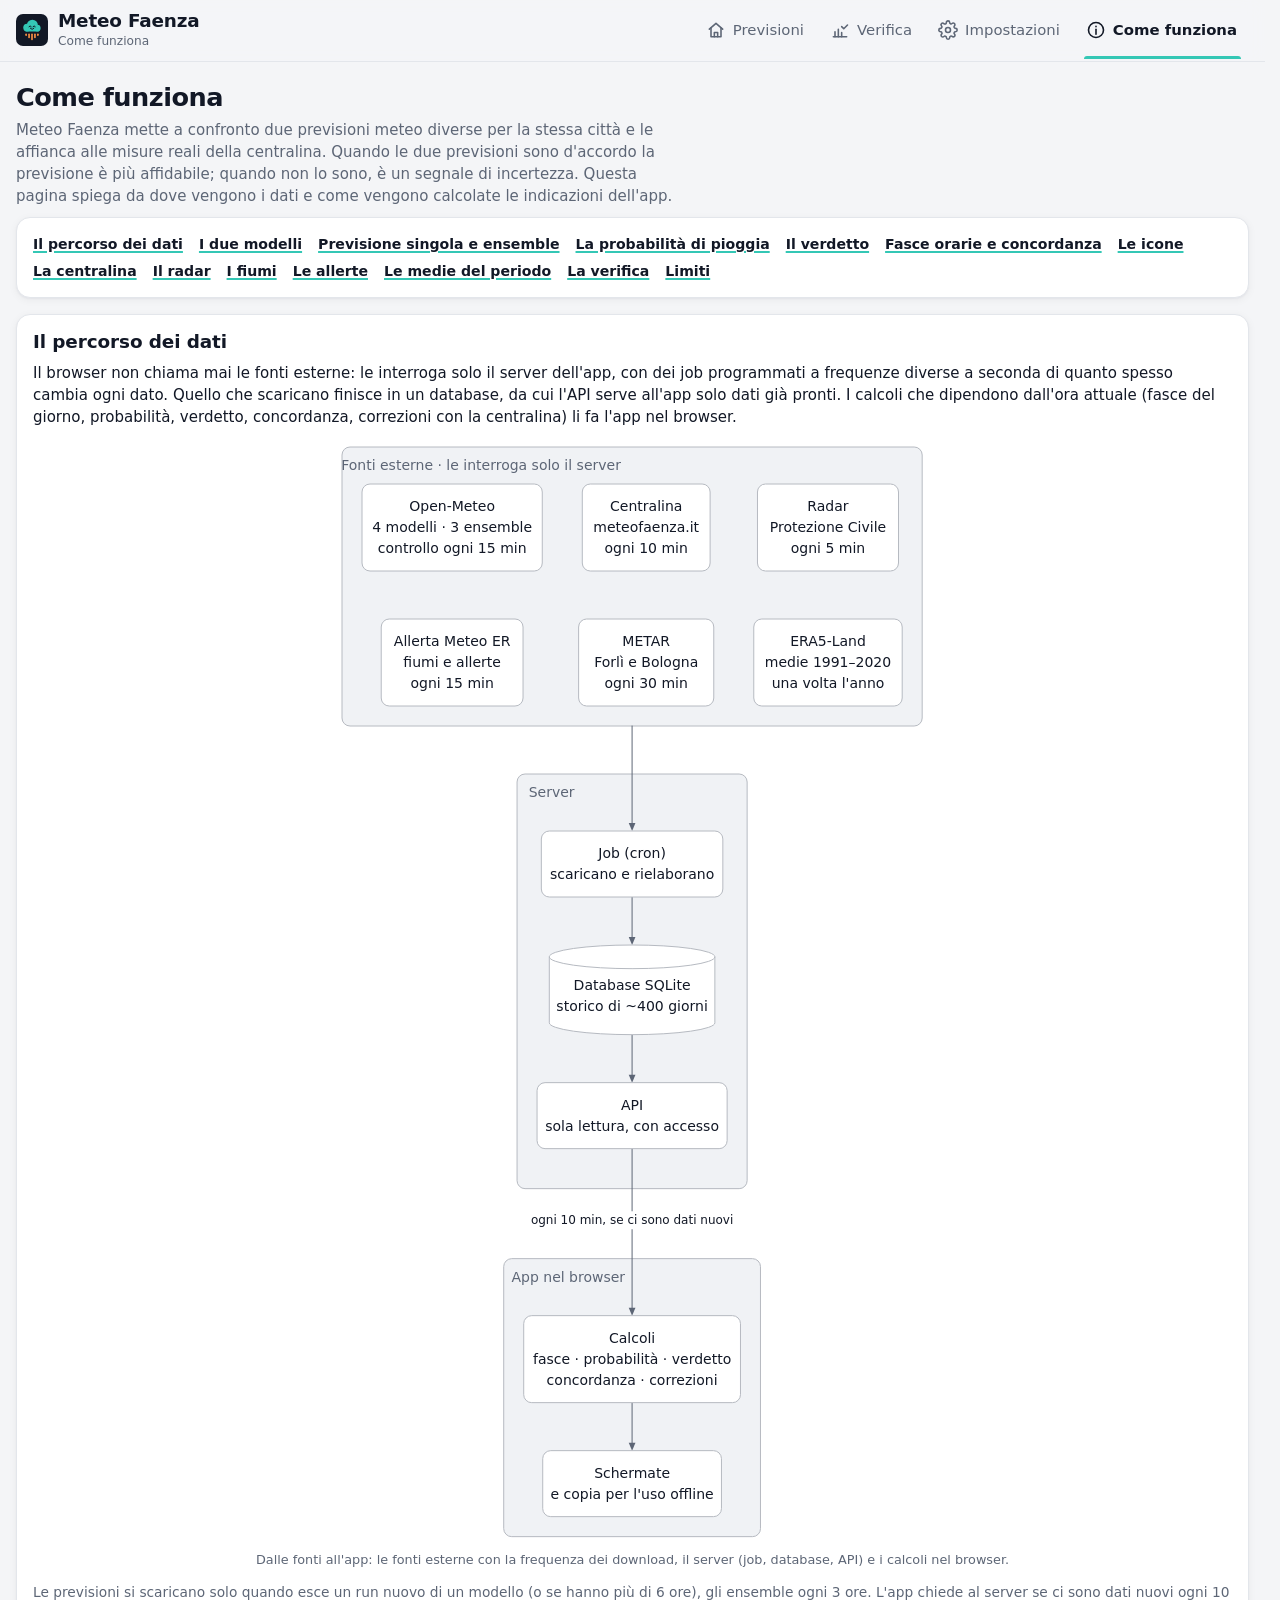
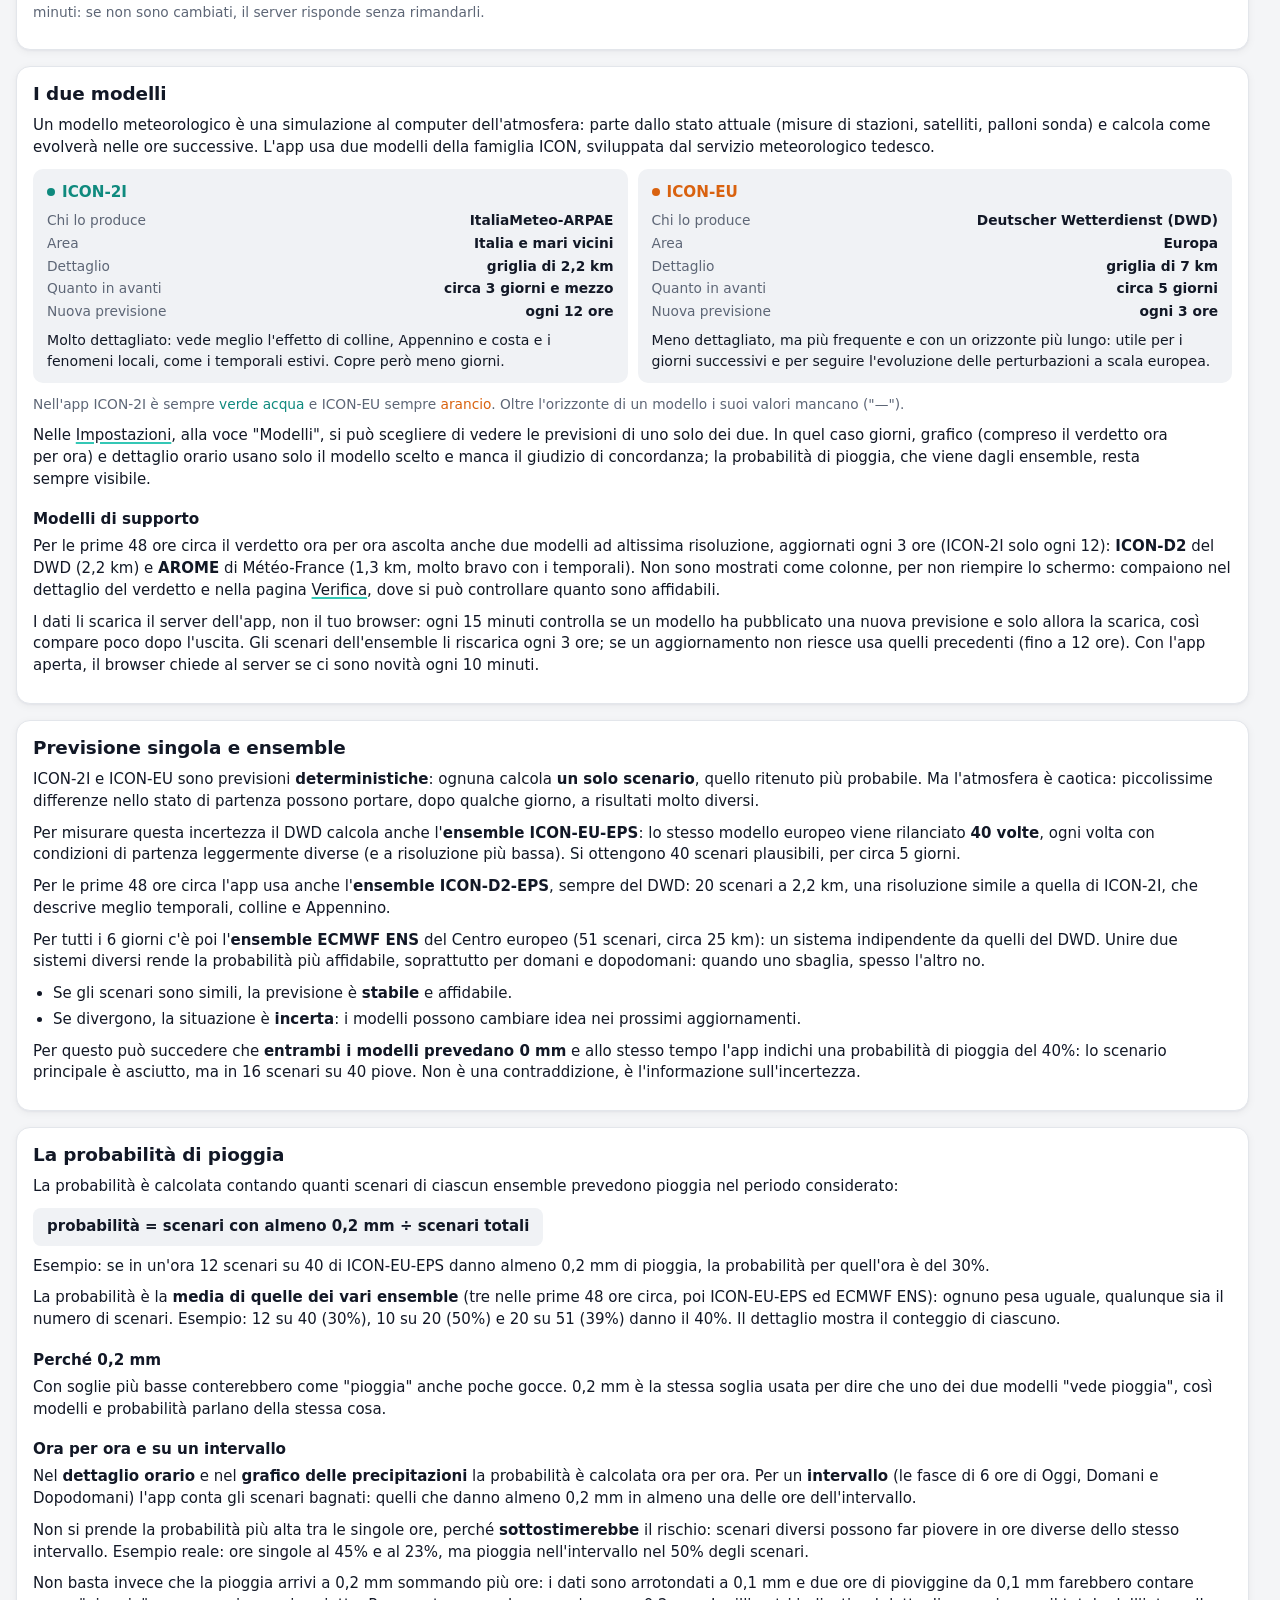
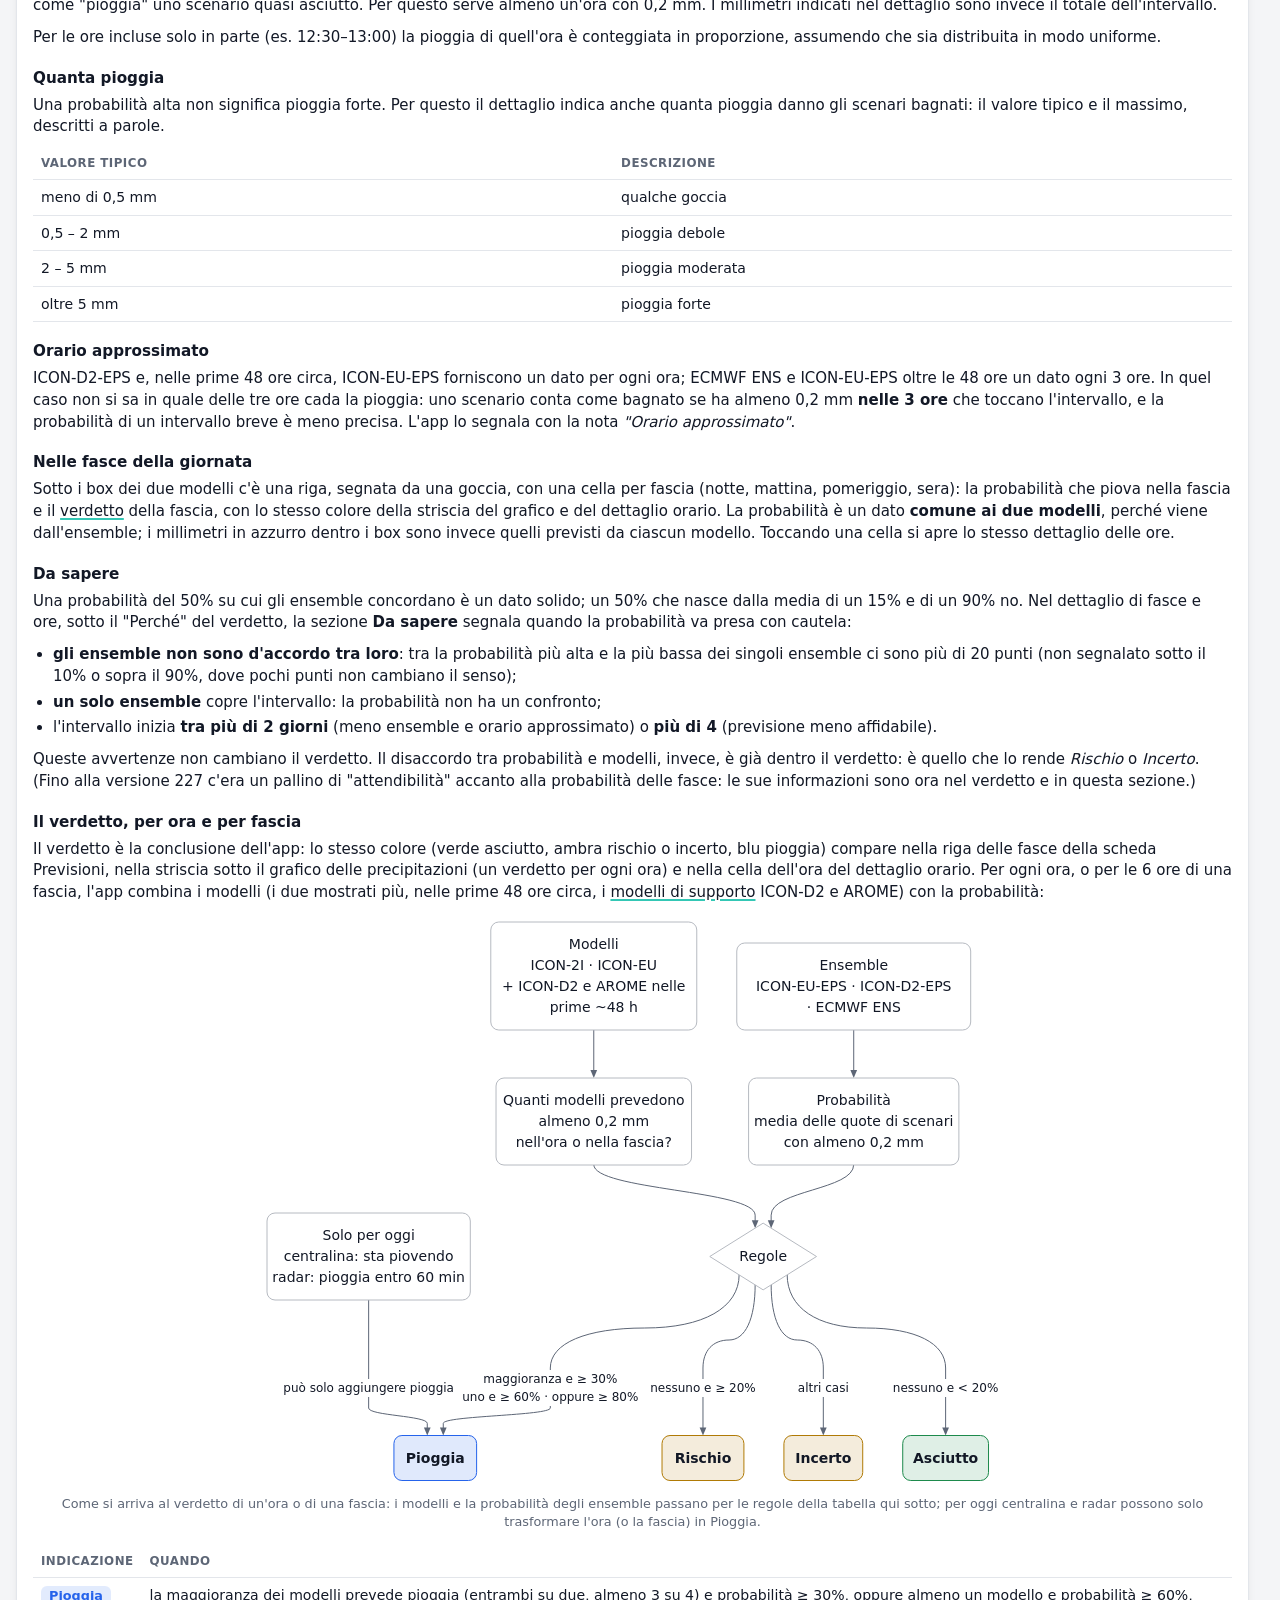
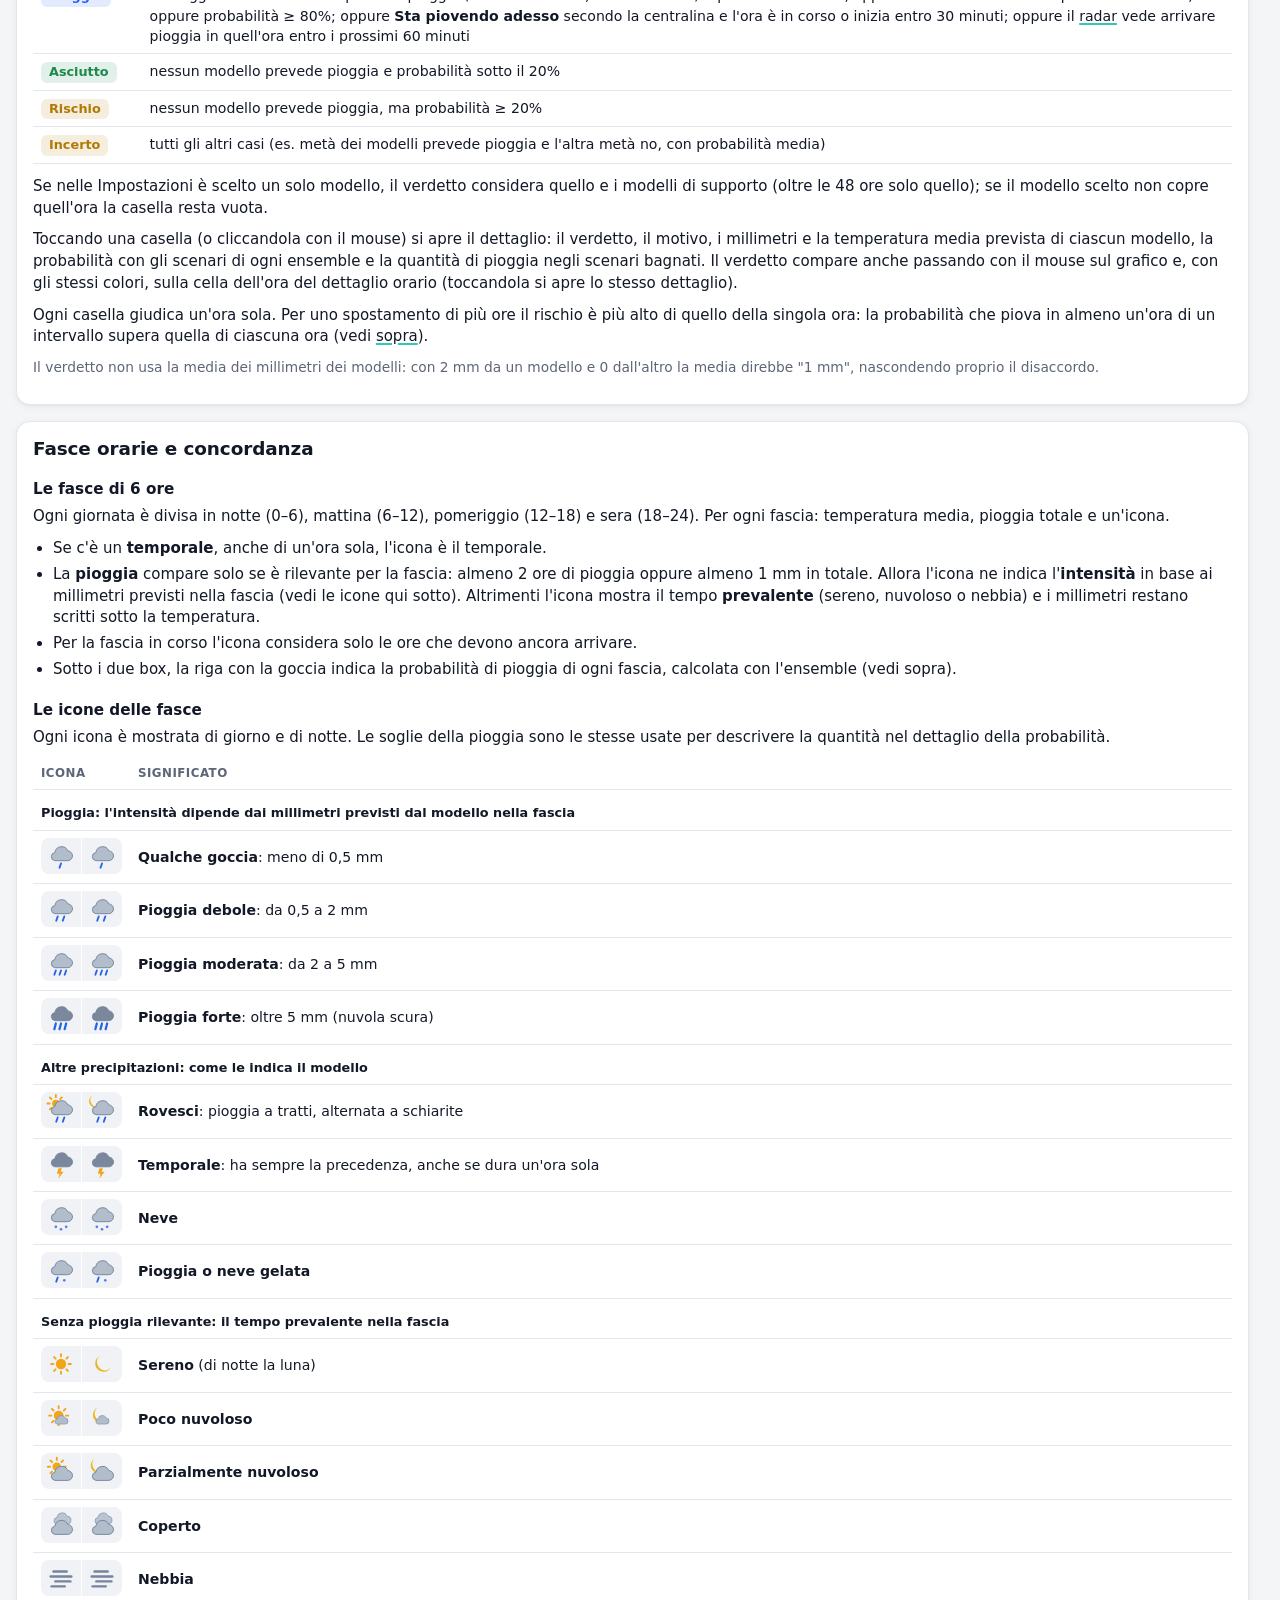
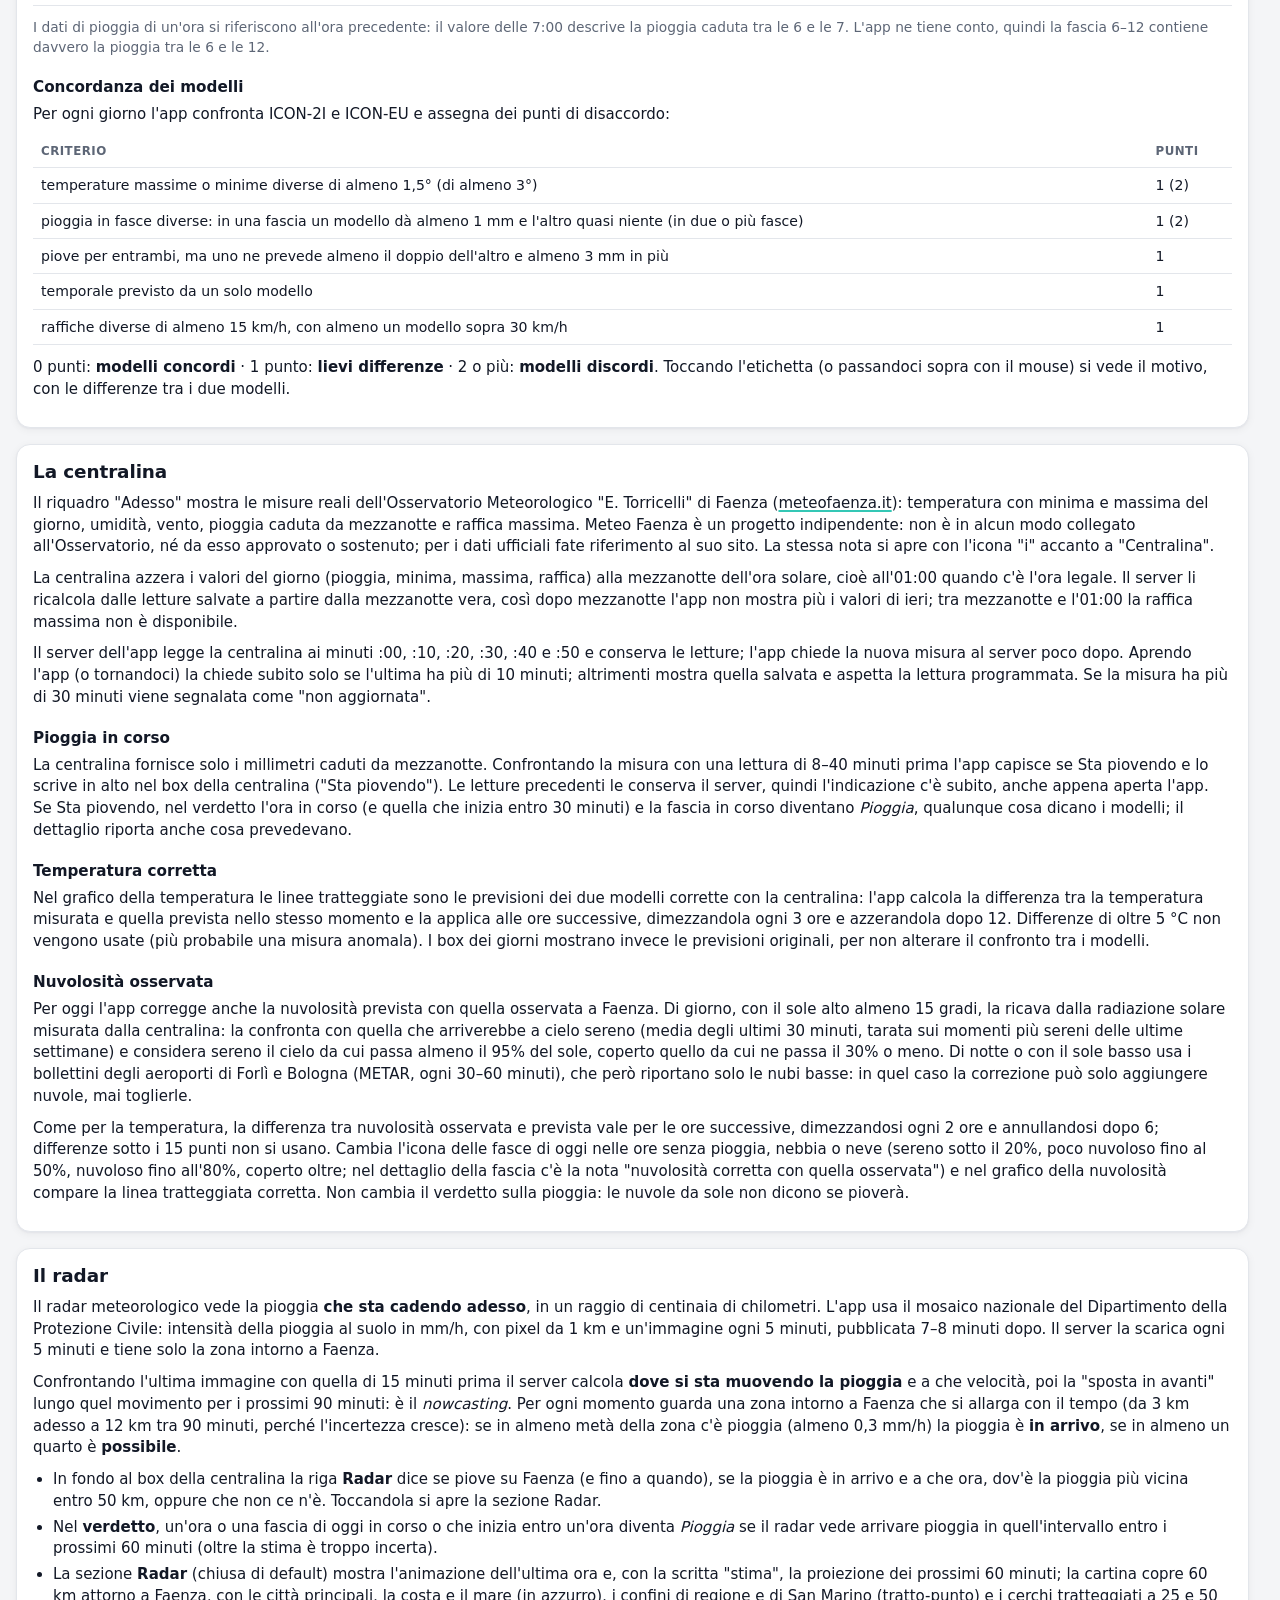
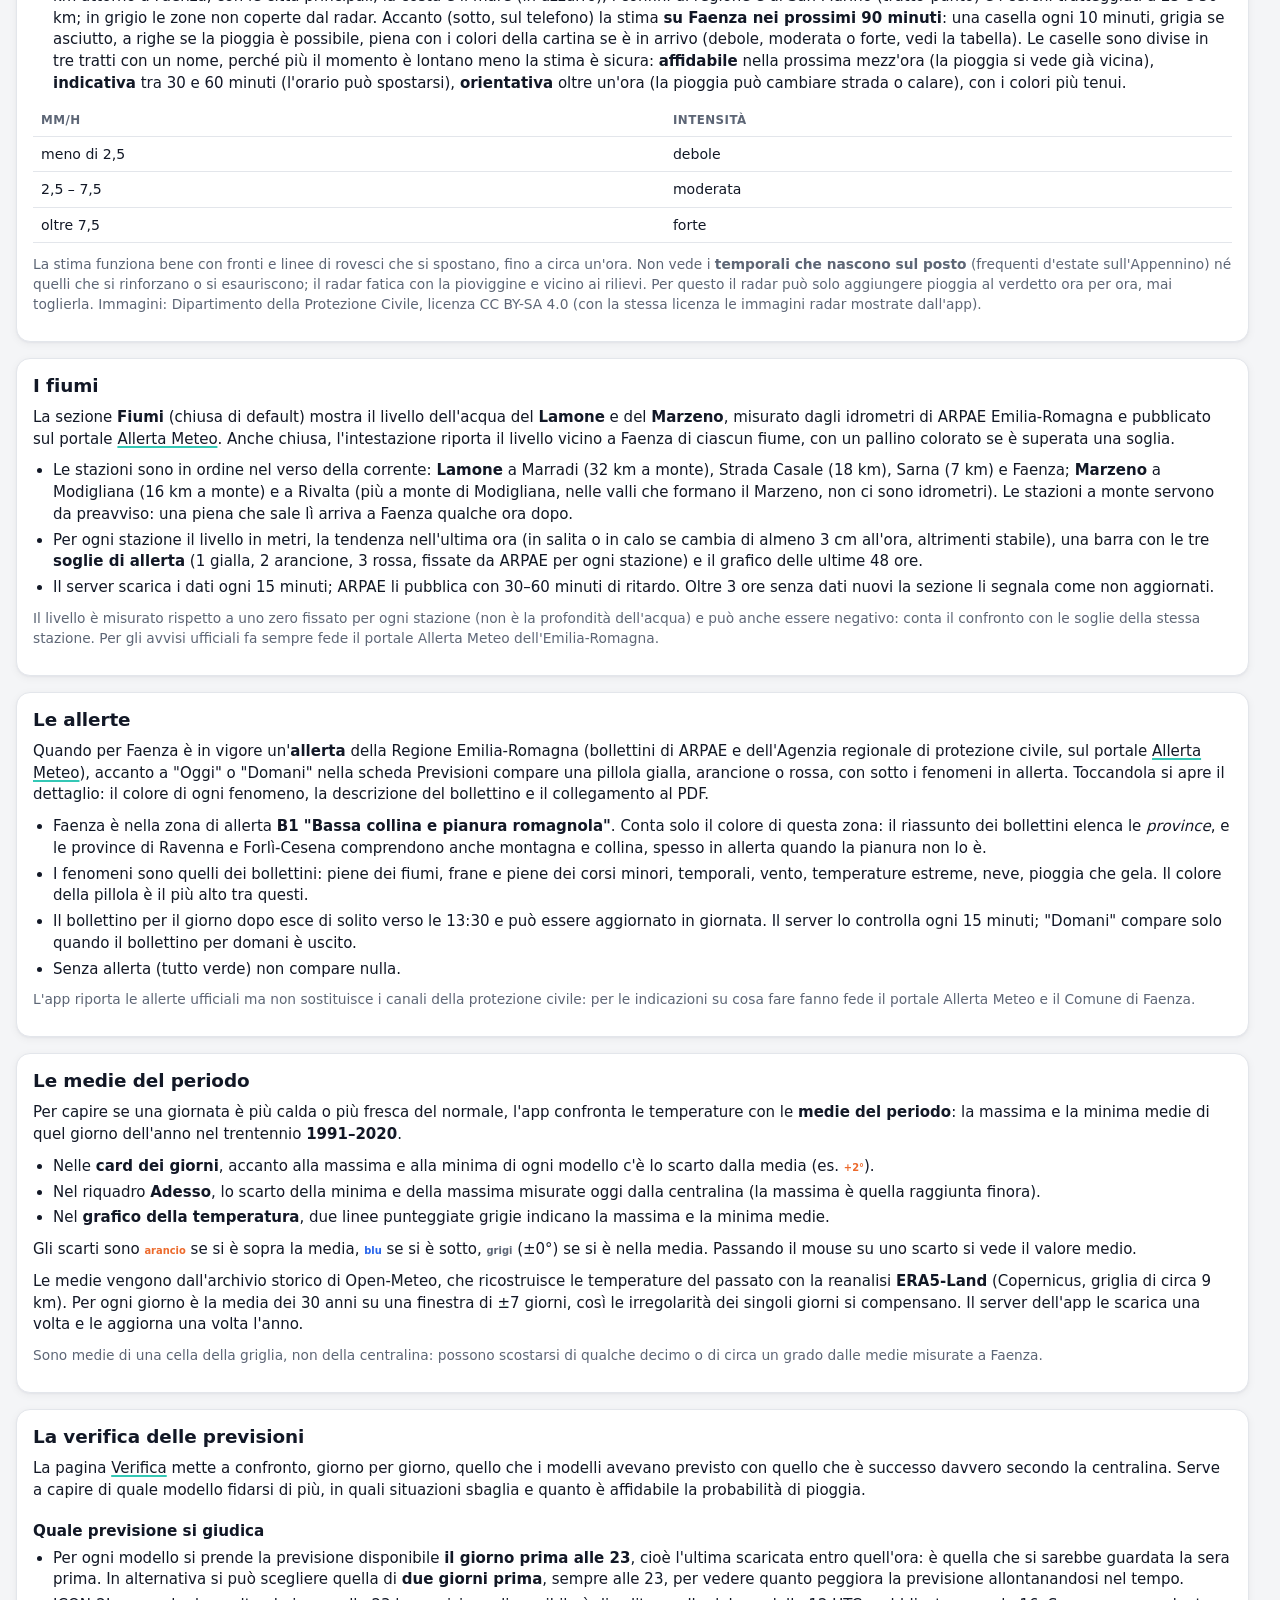
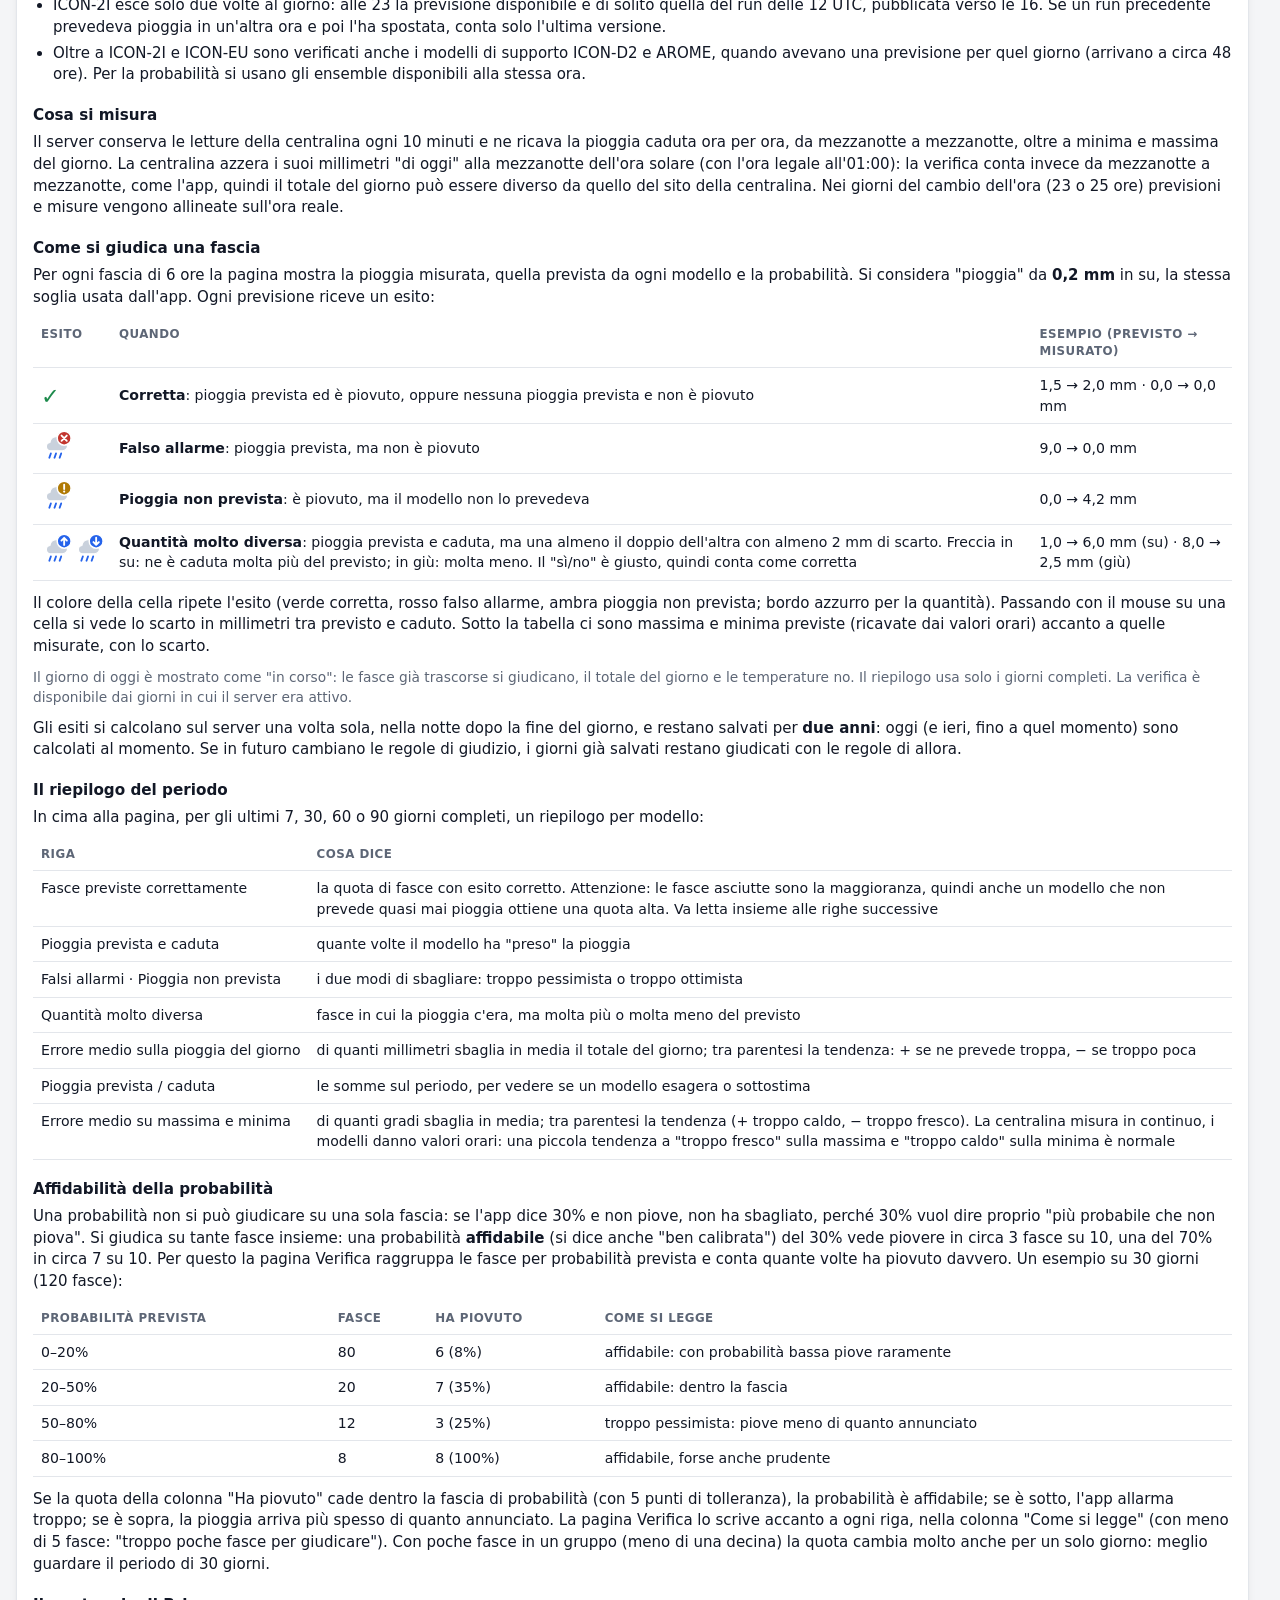
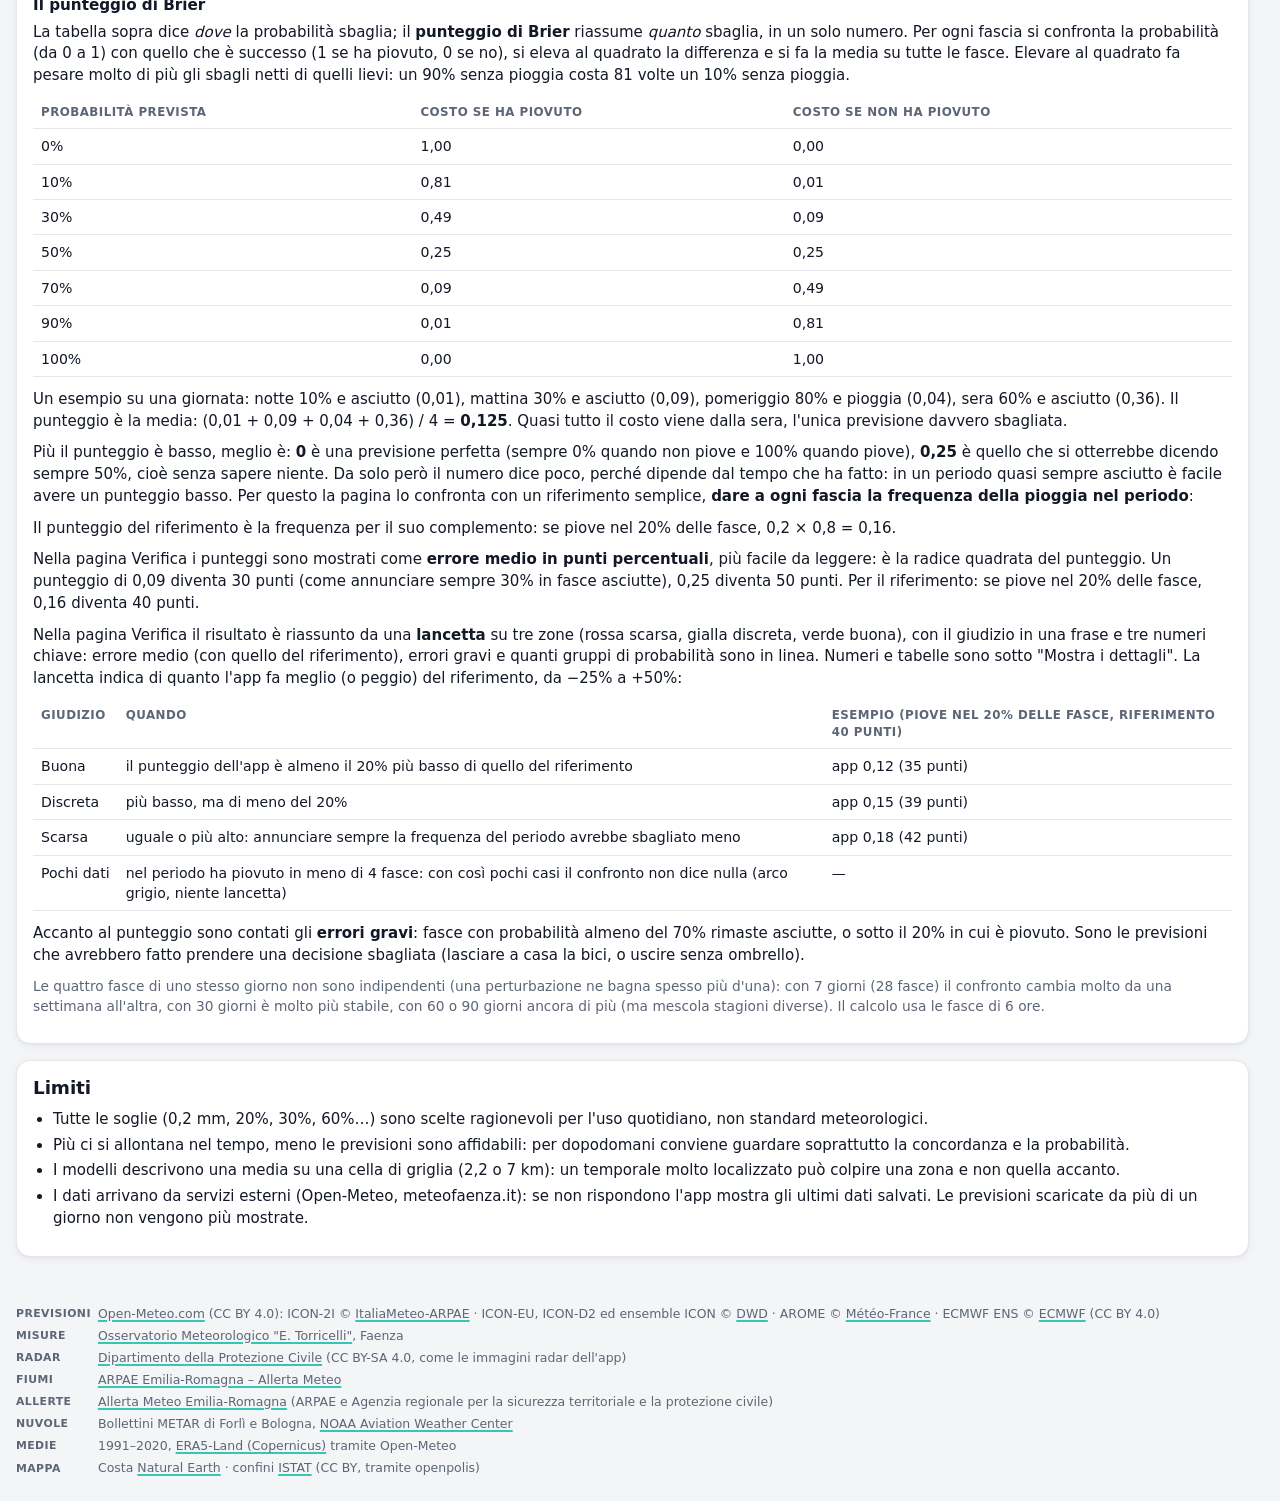
<file: info.html>
<!doctype html>
<html lang="it">
<head>
  <meta charset="utf-8">
  <meta name="viewport" content="width=device-width, initial-scale=1, viewport-fit=cover">
  <title>Come funziona – Meteo Faenza</title>
  <meta name="description" content="Come funziona Meteo Faenza: i modelli ICON-2I e ICON-EU, gli ensemble ICON-EU-EPS, ICON-D2-EPS ed ECMWF ENS e il calcolo della probabilità di pioggia">
  <meta name="theme-color" content="#f4f5f7" media="(prefers-color-scheme: light)">
  <meta name="theme-color" content="#0c111b" media="(prefers-color-scheme: dark)">
  <script src="js/theme.js"></script>
  <link rel="manifest" href="manifest.webmanifest">
  <link rel="icon" href="icons/favicon-v1-32.png" sizes="32x32" type="image/png">
  <link rel="icon" href="icons/favicon-v1.svg" type="image/svg+xml">
  <link rel="apple-touch-icon" href="icons/apple-touch-icon-v3.png">
  <link rel="stylesheet" href="css/style.css">
</head>
<body>
  <header class="topbar">
    <div class="topbar-inner">
      <a class="brand brand-link" href="./" aria-label="Torna alle previsioni">
        <img src="icons/icon-v3.svg" alt="" width="32" height="32">
        <div class="brand-text">
          <p class="brand-name">Meteo Faenza</p>
          <p class="brand-sub">Come funziona</p>
        </div>
      </a>
      <div class="topbar-actions">
        <nav class="topbar-nav" aria-label="Pagine">
          <a class="icon-btn" href="./" title="Previsioni" aria-label="Previsioni">
            <svg viewBox="0 0 24 24" aria-hidden="true"><path d="M4 11l8-7 8 7"/><path d="M6 9.5V20h12V9.5"/><path d="M10 20v-5h4v5"/></svg>
            <span class="nav-label">Previsioni</span>
          </a>
          <a class="icon-btn" href="verify.html" title="Verifica delle previsioni" aria-label="Verifica delle previsioni">
            <svg viewBox="0 0 24 24" aria-hidden="true"><path d="M4 20h16"/><path d="M6 20v-6M10 20v-9M14 20v-5"/><path d="M14 8l2.5 2.5L21 6"/></svg>
            <span class="nav-label">Verifica</span>
          </a>
          <a class="icon-btn" href="settings.html" title="Impostazioni" aria-label="Impostazioni">
            <svg viewBox="0 0 24 24" aria-hidden="true"><circle cx="12" cy="12" r="3"/><path d="M19.4 15a1.65 1.65 0 0 0 .33 1.82l.06.06a2 2 0 1 1-2.83 2.83l-.06-.06a1.65 1.65 0 0 0-1.82-.33 1.65 1.65 0 0 0-1 1.51V21a2 2 0 1 1-4 0v-.09A1.65 1.65 0 0 0 9 19.4a1.65 1.65 0 0 0-1.82.33l-.06.06a2 2 0 1 1-2.83-2.83l.06-.06A1.65 1.65 0 0 0 4.68 15a1.65 1.65 0 0 0-1.51-1H3a2 2 0 1 1 0-4h.09A1.65 1.65 0 0 0 4.6 9a1.65 1.65 0 0 0-.33-1.82l-.06-.06a2 2 0 1 1 2.83-2.83l.06.06A1.65 1.65 0 0 0 9 4.68a1.65 1.65 0 0 0 1-1.51V3a2 2 0 1 1 4 0v.09a1.65 1.65 0 0 0 1 1.51 1.65 1.65 0 0 0 1.82-.33l.06-.06a2 2 0 1 1 2.83 2.83l-.06.06A1.65 1.65 0 0 0 19.4 9a1.65 1.65 0 0 0 1.51 1H21a2 2 0 1 1 0 4h-.09a1.65 1.65 0 0 0-1.51 1z"/></svg>
            <span class="nav-label">Impostazioni</span>
          </a>
          <a class="icon-btn" href="info.html" title="Come funziona" aria-label="Come funziona: modelli e probabilità" aria-current="page">
            <svg viewBox="0 0 24 24" aria-hidden="true"><circle cx="12" cy="12" r="9"/><path d="M12 11v6"/><path d="M12 7.5v.5"/></svg>
            <span class="nav-label">Come funziona</span>
          </a>
        </nav>
      </div>
    </div>
  </header>

  <main class="container info">
    <h1>Come funziona</h1>
    <p class="info-lead">Meteo Faenza mette a confronto due previsioni meteo diverse per la stessa città e le affianca alle misure reali della centralina. Quando le due previsioni sono d'accordo la previsione è più affidabile; quando non lo sono, è un segnale di incertezza. Questa pagina spiega da dove vengono i dati e come vengono calcolate le indicazioni dell'app.</p>

    <nav class="info-toc card" aria-label="Indice">
      <a href="#percorso">Il percorso dei dati</a>
      <a href="#modelli">I due modelli</a>
      <a href="#ensemble">Previsione singola e ensemble</a>
      <a href="#probabilita">La probabilità di pioggia</a>
      <a href="#verdetto">Il verdetto</a>
      <a href="#giorni">Fasce orarie e concordanza</a>
      <a href="#icone">Le icone</a>
      <a href="#centralina">La centralina</a>
      <a href="#radar">Il radar</a>
      <a href="#fiumi">I fiumi</a>
      <a href="#allerte">Le allerte</a>
      <a href="#medie">Le medie del periodo</a>
      <a href="#verifica">La verifica</a>
      <a href="#limiti">Limiti</a>
    </nav>

    <section class="card" id="percorso">
      <h2>Il percorso dei dati</h2>
      <p>Il browser non chiama mai le fonti esterne: le interroga solo il server dell'app, con dei job programmati a frequenze diverse a seconda di quanto spesso cambia ogni dato. Quello che scaricano finisce in un database, da cui l'API serve all'app solo dati già pronti. I calcoli che dipendono dall'ora attuale (fasce del giorno, probabilità, verdetto, concordanza, correzioni con la centralina) li fa l'app nel browser.</p>
      <figure class="info-diagram" aria-labelledby="dia-dati-cap">
<!-- diagramma:dati -->
<svg xmlns="http://www.w3.org/2000/svg" class="pele pele-flowchart" viewBox="0 0 597 1106" width="597" height="1106" style="--_bg:var(--pele-bg,#fff);--_fg:var(--pele-fg,#1f1f1f);--_m:var(--pele-muted,#6e6e6e);--_l:var(--pele-line,#1f1f1f);--_s:var(--pele-surface,#f3f3f3);--_a:var(--pele-surface-alt,#e6e6e6);--_b:var(--pele-border,#8a8a8a);--_c:var(--pele-accent,#5b7bd5);color:var(--_fg);--_r:var(--pele-radius,4px);--_fm:var(--pele-font-mono,monospace);font:14px sans-serif;letter-spacing:normal;word-spacing:normal;text-transform:none;direction:ltr;font-family:var(--pele-font,system-ui, -apple-system, &quot;Segoe UI&quot;, Roboto, &quot;Helvetica Neue&quot;, Arial, sans-serif)" fill="var(--_fg)" role="graphics-document document" aria-roledescription="flowchart"><g class="pele-clusters"><g class="pele-cluster" data-id="B"><rect x="169.71" y="819.65" width="256.77" height="278" fill="var(--_a)" fill-opacity="0.5" stroke="var(--_b)" style="rx:var(--_r)"/><text class="pele-cluster-label" fill="var(--_m)" x="234.28" y="843.05" text-anchor="middle">App nel browser</text></g><g class="pele-cluster" data-id="S"><rect x="183.06" y="335" width="230.07" height="414.65" fill="var(--_a)" fill-opacity="0.5" stroke="var(--_b)" style="rx:var(--_r)"/><text class="pele-cluster-label" fill="var(--_m)" x="217.67" y="358.4" text-anchor="middle">Server</text></g><g class="pele-cluster" data-id="F"><rect x="8" y="8" width="580.18" height="279" fill="var(--_a)" fill-opacity="0.5" stroke="var(--_b)" style="rx:var(--_r)"/><text class="pele-cluster-label" fill="var(--_m)" x="147.05" y="31.4" text-anchor="middle">Fonti esterne · le interroga solo il server</text></g></g><g class="pele-edges" fill="none" stroke="var(--_l)" stroke-linecap="round"><g class="pele-edge" data-id="L_F_J_0"><path d="M298.09,287L298.09,385"/><path class="pele-marker" d="M298.09,392L294.73,384L301.45,384Z" fill="var(--_l)" stroke="none"/></g><g class="pele-edge" data-id="L_J_DB_0"><path d="M298.09,458L298.09,499"/><path class="pele-marker" d="M298.09,506L294.73,498L301.45,498Z" fill="var(--_l)" stroke="none"/></g><g class="pele-edge" data-id="L_DB_API_0"><path d="M298.09,595.65L298.09,636.65"/><path class="pele-marker" d="M298.09,643.65L294.73,635.65L301.45,635.65Z" fill="var(--_l)" stroke="none"/></g><g class="pele-edge" data-id="L_C_V_0"><path d="M298.09,963.65L298.09,1004.65"/><path class="pele-marker" d="M298.09,1011.65L294.73,1003.65L301.45,1003.65Z" fill="var(--_l)" stroke="none"/></g><g class="pele-edge" data-id="L_API_C_0"><path d="M298.09,709.65L298.09,869.65"/><path class="pele-marker" d="M298.09,876.65L294.73,868.65L301.45,868.65Z" fill="var(--_l)" stroke="none"/></g></g><g class="pele-edge-labels" font-size="12"><g class="pele-edge-label" data-id="L_API_C_0"><rect x="205.38" y="772.15" width="185.42" height="18" rx="3" fill="var(--_bg)"/><text x="298.09" y="785.35" text-anchor="middle">ogni 10 min, se ci sono dati nuovi</text></g></g><g class="pele-nodes"><g class="pele-node pele-shape-rect" data-id="OM" transform="translate(118.14,88.5)"><rect x="-90.14" y="-43.5" width="180.28" height="87" fill="var(--_s)" stroke="var(--_b)" style="rx:var(--_r)"/><text class="pele-label" text-anchor="middle" xml:space="preserve"><tspan x="0" y="-16.1">Open-Meteo</tspan><tspan x="0" y="4.9">4 modelli · 3 ensemble</tspan><tspan x="0" y="25.9">controllo ogni 15 min</tspan></text></g><g class="pele-node pele-shape-rect" data-id="CE" transform="translate(312.2,88.5)"><rect x="-63.91" y="-43.5" width="127.83" height="87" fill="var(--_s)" stroke="var(--_b)" style="rx:var(--_r)"/><text class="pele-label" text-anchor="middle" xml:space="preserve"><tspan x="0" y="-16.1">Centralina</tspan><tspan x="0" y="4.9">meteofaenza.it</tspan><tspan x="0" y="25.9">ogni 10 min</tspan></text></g><g class="pele-node pele-shape-rect" data-id="RA" transform="translate(493.98,88.5)"><rect x="-70.51" y="-43.5" width="141.03" height="87" fill="var(--_s)" stroke="var(--_b)" style="rx:var(--_r)"/><text class="pele-label" text-anchor="middle" xml:space="preserve"><tspan x="0" y="-16.1">Radar</tspan><tspan x="0" y="4.9">Protezione Civile</tspan><tspan x="0" y="25.9">ogni 5 min</tspan></text></g><g class="pele-node pele-shape-rect" data-id="AM" transform="translate(118.14,223.5)"><rect x="-70.91" y="-43.5" width="141.81" height="87" fill="var(--_s)" stroke="var(--_b)" style="rx:var(--_r)"/><text class="pele-label" text-anchor="middle" xml:space="preserve"><tspan x="0" y="-16.1">Allerta Meteo ER</tspan><tspan x="0" y="4.9">fiumi e allerte</tspan><tspan x="0" y="25.9">ogni 15 min</tspan></text></g><g class="pele-node pele-shape-rect" data-id="ME" transform="translate(312.2,223.5)"><rect x="-67.58" y="-43.5" width="135.16" height="87" fill="var(--_s)" stroke="var(--_b)" style="rx:var(--_r)"/><text class="pele-label" text-anchor="middle" xml:space="preserve"><tspan x="0" y="-16.1">METAR</tspan><tspan x="0" y="4.9">Forlì e Bologna</tspan><tspan x="0" y="25.9">ogni 30 min</tspan></text></g><g class="pele-node pele-shape-rect" data-id="ER" transform="translate(493.98,223.5)"><rect x="-74.2" y="-43.5" width="148.41" height="87" fill="var(--_s)" stroke="var(--_b)" style="rx:var(--_r)"/><text class="pele-label" text-anchor="middle" xml:space="preserve"><tspan x="0" y="-16.1">ERA5-Land</tspan><tspan x="0" y="4.9">medie 1991–2020</tspan><tspan x="0" y="25.9">una volta l'anno</tspan></text></g><g class="pele-node pele-shape-rect" data-id="J" transform="translate(298.09,425)"><rect x="-90.75" y="-33" width="181.5" height="66" fill="var(--_s)" stroke="var(--_b)" style="rx:var(--_r)"/><text class="pele-label" text-anchor="middle" xml:space="preserve"><tspan x="0" y="-5.6">Job (cron)</tspan><tspan x="0" y="15.4">scaricano e rielaborano</tspan></text></g><g class="pele-node pele-shape-cyl" data-id="DB" transform="translate(298.09,550.83)"><path d="M-82.78,-33A82.78,11.83 0 0 1 82.78,-33V33A82.78,11.83 0 0 1 -82.78,33Z" fill="var(--_s)" stroke="var(--_b)"/><path d="M-82.78,-33A82.78,11.83 0 0 0 82.78,-33" fill="none" stroke="var(--_b)"/><text class="pele-label" text-anchor="middle" xml:space="preserve"><tspan x="0" y="0.31">Database SQLite</tspan><tspan x="0" y="21.31">storico di ~400 giorni</tspan></text></g><g class="pele-node pele-shape-rect" data-id="API" transform="translate(298.09,676.65)"><rect x="-95.03" y="-33" width="190.07" height="66" fill="var(--_s)" stroke="var(--_b)" style="rx:var(--_r)"/><text class="pele-label" text-anchor="middle" xml:space="preserve"><tspan x="0" y="-5.6">API</tspan><tspan x="0" y="15.4">sola lettura, con accesso</tspan></text></g><g class="pele-node pele-shape-rect" data-id="C" transform="translate(298.09,920.15)"><rect x="-108.38" y="-43.5" width="216.77" height="87" fill="var(--_s)" stroke="var(--_b)" style="rx:var(--_r)"/><text class="pele-label" text-anchor="middle" xml:space="preserve"><tspan x="0" y="-16.1">Calcoli</tspan><tspan x="0" y="4.9">fasce · probabilità · verdetto</tspan><tspan x="0" y="25.9">concordanza · correzioni</tspan></text></g><g class="pele-node pele-shape-rect" data-id="V" transform="translate(298.09,1044.65)"><rect x="-89.37" y="-33" width="178.74" height="66" fill="var(--_s)" stroke="var(--_b)" style="rx:var(--_r)"/><text class="pele-label" text-anchor="middle" xml:space="preserve"><tspan x="0" y="-5.6">Schermate</tspan><tspan x="0" y="15.4">e copia per l'uso offline</tspan></text></g></g></svg>
<!-- /diagramma:dati -->
        <figcaption id="dia-dati-cap">Dalle fonti all'app: le fonti esterne con la frequenza dei download, il server (job, database, API) e i calcoli nel browser.</figcaption>
      </figure>
      <p class="info-note">Le previsioni si scaricano solo quando esce un run nuovo di un modello (o se hanno più di 6 ore), gli ensemble ogni 3 ore. L'app chiede al server se ci sono dati nuovi ogni 10 minuti: se non sono cambiati, il server risponde senza rimandarli.</p>
    </section>

    <section class="card" id="modelli">
      <h2>I due modelli</h2>
      <p>Un modello meteorologico è una simulazione al computer dell'atmosfera: parte dallo stato attuale (misure di stazioni, satelliti, palloni sonda) e calcola come evolverà nelle ore successive. L'app usa due modelli della famiglia ICON, sviluppata dal servizio meteorologico tedesco.</p>
      <div class="info-models">
        <article class="info-model m-i2i">
          <h3><i class="dot-i2i"></i>ICON-2I</h3>
          <dl>
            <div><dt>Chi lo produce</dt><dd>ItaliaMeteo-ARPAE</dd></div>
            <div><dt>Area</dt><dd>Italia e mari vicini</dd></div>
            <div><dt>Dettaglio</dt><dd>griglia di 2,2 km</dd></div>
            <div><dt>Quanto in avanti</dt><dd>circa 3 giorni e mezzo</dd></div>
            <div><dt>Nuova previsione</dt><dd>ogni 12 ore</dd></div>
          </dl>
          <p>Molto dettagliato: vede meglio l'effetto di colline, Appennino e costa e i fenomeni locali, come i temporali estivi. Copre però meno giorni.</p>
        </article>
        <article class="info-model m-eu">
          <h3><i class="dot-eu"></i>ICON-EU</h3>
          <dl>
            <div><dt>Chi lo produce</dt><dd>Deutscher Wetterdienst (DWD)</dd></div>
            <div><dt>Area</dt><dd>Europa</dd></div>
            <div><dt>Dettaglio</dt><dd>griglia di 7 km</dd></div>
            <div><dt>Quanto in avanti</dt><dd>circa 5 giorni</dd></div>
            <div><dt>Nuova previsione</dt><dd>ogni 3 ore</dd></div>
          </dl>
          <p>Meno dettagliato, ma più frequente e con un orizzonte più lungo: utile per i giorni successivi e per seguire l'evoluzione delle perturbazioni a scala europea.</p>
        </article>
      </div>
      <p class="info-note">Nell'app ICON-2I è sempre <span class="c-i2i">verde acqua</span> e ICON-EU sempre <span class="c-eu">arancio</span>. Oltre l'orizzonte di un modello i suoi valori mancano ("—").</p>
      <p>Nelle <a href="settings.html">Impostazioni</a>, alla voce "Modelli", si può scegliere di vedere le previsioni di uno solo dei due. In quel caso giorni, grafico (compreso il verdetto ora per ora) e dettaglio orario usano solo il modello scelto e manca il giudizio di concordanza; la probabilità di pioggia, che viene dagli ensemble, resta sempre visibile.</p>
      <h3 id="supporto">Modelli di supporto</h3>
      <p>Per le prime 48 ore circa il verdetto ora per ora ascolta anche due modelli ad altissima risoluzione, aggiornati ogni 3 ore (ICON-2I solo ogni 12): <strong>ICON-D2</strong> del DWD (2,2 km) e <strong>AROME</strong> di Météo-France (1,3 km, molto bravo con i temporali). Non sono mostrati come colonne, per non riempire lo schermo: compaiono nel dettaglio del verdetto e nella pagina <a href="verify.html">Verifica</a>, dove si può controllare quanto sono affidabili.</p>
      <p>I dati li scarica il server dell'app, non il tuo browser: ogni 15 minuti controlla se un modello ha pubblicato una nuova previsione e solo allora la scarica, così compare poco dopo l'uscita. Gli scenari dell'ensemble li riscarica ogni 3 ore; se un aggiornamento non riesce usa quelli precedenti (fino a 12 ore). Con l'app aperta, il browser chiede al server se ci sono novità ogni 10 minuti.</p>
    </section>

    <section class="card" id="ensemble">
      <h2>Previsione singola e ensemble</h2>
      <p>ICON-2I e ICON-EU sono previsioni <strong>deterministiche</strong>: ognuna calcola <strong>un solo scenario</strong>, quello ritenuto più probabile. Ma l'atmosfera è caotica: piccolissime differenze nello stato di partenza possono portare, dopo qualche giorno, a risultati molto diversi.</p>
      <p>Per misurare questa incertezza il DWD calcola anche l'<strong>ensemble ICON-EU-EPS</strong>: lo stesso modello europeo viene rilanciato <strong>40 volte</strong>, ogni volta con condizioni di partenza leggermente diverse (e a risoluzione più bassa). Si ottengono 40 scenari plausibili, per circa 5 giorni.</p>
      <p>Per le prime 48 ore circa l'app usa anche l'<strong>ensemble ICON-D2-EPS</strong>, sempre del DWD: 20 scenari a 2,2 km, una risoluzione simile a quella di ICON-2I, che descrive meglio temporali, colline e Appennino.</p>
      <p>Per tutti i 6 giorni c'è poi l'<strong>ensemble ECMWF ENS</strong> del Centro europeo (51 scenari, circa 25 km): un sistema indipendente da quelli del DWD. Unire due sistemi diversi rende la probabilità più affidabile, soprattutto per domani e dopodomani: quando uno sbaglia, spesso l'altro no.</p>
      <ul>
        <li>Se gli scenari sono simili, la previsione è <strong>stabile</strong> e affidabile.</li>
        <li>Se divergono, la situazione è <strong>incerta</strong>: i modelli possono cambiare idea nei prossimi aggiornamenti.</li>
      </ul>
      <p>Per questo può succedere che <strong>entrambi i modelli prevedano 0 mm</strong> e allo stesso tempo l'app indichi una probabilità di pioggia del 40%: lo scenario principale è asciutto, ma in 16 scenari su 40 piove. Non è una contraddizione, è l'informazione sull'incertezza.</p>
    </section>

    <section class="card" id="probabilita">
      <h2>La probabilità di pioggia</h2>
      <p>La probabilità è calcolata contando quanti scenari di ciascun ensemble prevedono pioggia nel periodo considerato:</p>
      <p class="info-formula">probabilità = scenari con almeno 0,2 mm ÷ scenari totali</p>
      <p>Esempio: se in un'ora 12 scenari su 40 di ICON-EU-EPS danno almeno 0,2 mm di pioggia, la probabilità per quell'ora è del 30%.</p>
      <p>La probabilità è la <strong>media di quelle dei vari ensemble</strong> (tre nelle prime 48 ore circa, poi ICON-EU-EPS ed ECMWF ENS): ognuno pesa uguale, qualunque sia il numero di scenari. Esempio: 12 su 40 (30%), 10 su 20 (50%) e 20 su 51 (39%) danno il 40%. Il dettaglio mostra il conteggio di ciascuno.</p>

      <h3>Perché 0,2 mm</h3>
      <p>Con soglie più basse conterebbero come "pioggia" anche poche gocce. 0,2 mm è la stessa soglia usata per dire che uno dei due modelli "vede pioggia", così modelli e probabilità parlano della stessa cosa.</p>

      <h3>Ora per ora e su un intervallo</h3>
      <p>Nel <strong>dettaglio orario</strong> e nel <strong>grafico delle precipitazioni</strong> la probabilità è calcolata ora per ora. Per un <strong>intervallo</strong> (le fasce di 6 ore di Oggi, Domani e Dopodomani) l'app conta gli scenari bagnati: quelli che danno almeno 0,2 mm in almeno una delle ore dell'intervallo.</p>
      <p>Non si prende la probabilità più alta tra le singole ore, perché <strong>sottostimerebbe</strong> il rischio: scenari diversi possono far piovere in ore diverse dello stesso intervallo. Esempio reale: ore singole al 45% e al 23%, ma pioggia nell'intervallo nel 50% degli scenari.</p>
      <p>Non basta invece che la pioggia arrivi a 0,2 mm sommando più ore: i dati sono arrotondati a 0,1 mm e due ore di pioviggine da 0,1 mm farebbero contare come "pioggia" uno scenario quasi asciutto. Per questo serve almeno un'ora con 0,2 mm. I millimetri indicati nel dettaglio sono invece il totale dell'intervallo.</p>
      <p>Per le ore incluse solo in parte (es. 12:30–13:00) la pioggia di quell'ora è conteggiata in proporzione, assumendo che sia distribuita in modo uniforme.</p>

      <h3>Quanta pioggia</h3>
      <p>Una probabilità alta non significa pioggia forte. Per questo il dettaglio indica anche quanta pioggia danno gli scenari bagnati: il valore tipico e il massimo, descritti a parole.</p>
      <table class="info-table">
        <thead><tr><th>Valore tipico</th><th>Descrizione</th></tr></thead>
        <tbody>
          <tr><td>meno di 0,5 mm</td><td>qualche goccia</td></tr>
          <tr><td>0,5 – 2 mm</td><td>pioggia debole</td></tr>
          <tr><td>2 – 5 mm</td><td>pioggia moderata</td></tr>
          <tr><td>oltre 5 mm</td><td>pioggia forte</td></tr>
        </tbody>
      </table>

      <h3>Orario approssimato</h3>
      <p>ICON-D2-EPS e, nelle prime 48 ore circa, ICON-EU-EPS forniscono un dato per ogni ora; ECMWF ENS e ICON-EU-EPS oltre le 48 ore un dato ogni 3 ore. In quel caso non si sa in quale delle tre ore cada la pioggia: uno scenario conta come bagnato se ha almeno 0,2 mm <strong>nelle 3 ore</strong> che toccano l'intervallo, e la probabilità di un intervallo breve è meno precisa. L'app lo segnala con la nota <em>"Orario approssimato"</em>.</p>

      <h3>Nelle fasce della giornata</h3>
      <p>Sotto i box dei due modelli c'è una riga, segnata da una goccia, con una cella per fascia (notte, mattina, pomeriggio, sera): la probabilità che piova nella fascia e il <a href="#verdetto">verdetto</a> della fascia, con lo stesso colore della striscia del grafico e del dettaglio orario. La probabilità è un dato <strong>comune ai due modelli</strong>, perché viene dall'ensemble; i millimetri in azzurro dentro i box sono invece quelli previsti da ciascun modello. Toccando una cella si apre lo stesso dettaglio delle ore.</p>

      <h3 id="da-sapere">Da sapere</h3>
      <p>Una probabilità del 50% su cui gli ensemble concordano è un dato solido; un 50% che nasce dalla media di un 15% e di un 90% no. Nel dettaglio di fasce e ore, sotto il "Perché" del verdetto, la sezione <strong>Da sapere</strong> segnala quando la probabilità va presa con cautela:</p>
      <ul>
        <li><strong>gli ensemble non sono d'accordo tra loro</strong>: tra la probabilità più alta e la più bassa dei singoli ensemble ci sono più di 20 punti (non segnalato sotto il 10% o sopra il 90%, dove pochi punti non cambiano il senso);</li>
        <li><strong>un solo ensemble</strong> copre l'intervallo: la probabilità non ha un confronto;</li>
        <li>l'intervallo inizia <strong>tra più di 2 giorni</strong> (meno ensemble e orario approssimato) o <strong>più di 4</strong> (previsione meno affidabile).</li>
      </ul>
      <p>Queste avvertenze non cambiano il verdetto. Il disaccordo tra probabilità e modelli, invece, è già dentro il verdetto: è quello che lo rende <em>Rischio</em> o <em>Incerto</em>. (Fino alla versione 227 c'era un pallino di "attendibilità" accanto alla probabilità delle fasce: le sue informazioni sono ora nel verdetto e in questa sezione.)</p>

      <h3 id="verdetto">Il verdetto, per ora e per fascia</h3>
      <p>Il verdetto è la conclusione dell'app: lo stesso colore (verde asciutto, ambra rischio o incerto, blu pioggia) compare nella riga delle fasce della scheda Previsioni, nella striscia sotto il grafico delle precipitazioni (un verdetto per ogni ora) e nella cella dell'ora del dettaglio orario. Per ogni ora, o per le 6 ore di una fascia, l'app combina i modelli (i due mostrati più, nelle prime 48 ore circa, i <a href="#supporto">modelli di supporto</a> ICON-D2 e AROME) con la probabilità:</p>
      <figure class="info-diagram dia-verdetto" aria-labelledby="dia-verdetto-cap">
<!-- diagramma:verdetto -->
<svg xmlns="http://www.w3.org/2000/svg" class="pele pele-flowchart" viewBox="0 0 748 575" width="748" height="575" style="--_bg:var(--pele-bg,#fff);--_fg:var(--pele-fg,#1f1f1f);--_m:var(--pele-muted,#6e6e6e);--_l:var(--pele-line,#1f1f1f);--_s:var(--pele-surface,#f3f3f3);--_a:var(--pele-surface-alt,#e6e6e6);--_b:var(--pele-border,#8a8a8a);--_c:var(--pele-accent,#5b7bd5);color:var(--_fg);--_r:var(--pele-radius,4px);--_fm:var(--pele-font-mono,monospace);font:14px sans-serif;letter-spacing:normal;word-spacing:normal;text-transform:none;direction:ltr;font-family:var(--pele-font,system-ui, -apple-system, &quot;Segoe UI&quot;, Roboto, &quot;Helvetica Neue&quot;, Arial, sans-serif)" fill="var(--_fg)" role="graphics-document document" aria-roledescription="flowchart"><g class="pele-edges" fill="none" stroke="var(--_l)" stroke-linecap="round"><g class="pele-edge" data-id="L_M_MV_0"><path d="M334.78,116L334.78,157"/><path class="pele-marker" d="M334.78,164L331.42,156L338.14,156Z" fill="var(--_l)" stroke="none"/></g><g class="pele-edge" data-id="L_E_P_0"><path d="M594.73,116L594.73,157"/><path class="pele-marker" d="M594.73,164L591.37,156L598.09,156Z" fill="var(--_l)" stroke="none"/></g><g class="pele-edge" data-id="L_MV_R_0"><path d="M334.78,251C334.78,276.07 496.15,276.07 496.15,301.14L496.15,307.14"/><path class="pele-marker" d="M496.15,314.14L492.79,306.14L499.51,306.14Z" fill="var(--_l)" stroke="none"/></g><g class="pele-edge" data-id="L_P_R_0"><path d="M594.73,251C594.73,276.07 512.15,276.07 512.15,301.14L512.15,307.14"/><path class="pele-marker" d="M512.15,314.14L508.79,306.14L515.51,306.14Z" fill="var(--_l)" stroke="none"/></g><g class="pele-edge" data-id="L_R_W_0"><path d="M480.15,360.86C480.15,393.81 444.27,414 385.74,414C327.2,414 291.32,429.2 291.32,454L291.32,494C291.32,501.69 184.27,501.69 184.27,509.38L184.27,514.5"/><path class="pele-marker" d="M184.27,521.5L180.91,513.5L187.63,513.5Z" fill="var(--_l)" stroke="none"/></g><g class="pele-edge" data-id="L_R_K_0"><path d="M496.15,370.86C496.15,405.05 486.24,426 470.06,426C453.89,426 443.98,436.64 443.98,454L443.98,514.5"/><path class="pele-marker" d="M443.98,521.5L440.62,513.5L447.34,513.5Z" fill="var(--_l)" stroke="none"/></g><g class="pele-edge" data-id="L_R_I_0"><path d="M512.15,370.86C512.15,405.05 522.06,426 538.24,426C554.41,426 564.32,436.64 564.32,454L564.32,514.5"/><path class="pele-marker" d="M564.32,521.5L560.96,513.5L567.68,513.5Z" fill="var(--_l)" stroke="none"/></g><g class="pele-edge" data-id="L_R_D_0"><path d="M528.15,360.86C528.15,393.81 558.26,414 607.39,414C656.51,414 686.62,429.2 686.62,454L686.62,514.5"/><path class="pele-marker" d="M686.62,521.5L683.26,513.5L689.98,513.5Z" fill="var(--_l)" stroke="none"/></g><g class="pele-edge" data-id="L_O_W_0"><path d="M109.65,386L109.65,494C109.65,501.69 168.27,501.69 168.27,509.38L168.27,514.5"/><path class="pele-marker" d="M168.27,521.5L164.91,513.5L171.63,513.5Z" fill="var(--_l)" stroke="none"/></g></g><g class="pele-edge-labels" font-size="12"><g class="pele-edge-label" data-id="L_R_W_0"><rect x="209.17" y="456" width="164.3" height="36" rx="3" fill="var(--_bg)"/><text text-anchor="middle" xml:space="preserve"><tspan x="291.32" y="469.2">maggioranza e ≥ 30%</tspan><tspan x="291.32" y="487.2">uno e ≥ 60% · oppure ≥ 80%</tspan></text></g><g class="pele-edge-label" data-id="L_R_K_0"><rect x="393.47" y="465" width="101.01" height="18" rx="3" fill="var(--_bg)"/><text x="443.98" y="478.2" text-anchor="middle">nessuno e ≥ 20%</text></g><g class="pele-edge-label" data-id="L_R_I_0"><rect x="538.32" y="465" width="52" height="18" rx="3" fill="var(--_bg)"/><text x="564.32" y="478.2" text-anchor="middle">altri casi</text></g><g class="pele-edge-label" data-id="L_R_D_0"><rect x="636.09" y="465" width="101.06" height="18" rx="3" fill="var(--_bg)"/><text x="686.62" y="478.2" text-anchor="middle">nessuno e &lt; 20%</text></g><g class="pele-edge-label" data-id="L_O_W_0"><rect x="30.13" y="465" width="159.04" height="18" rx="3" fill="var(--_bg)"/><text x="109.65" y="478.2" text-anchor="middle">può solo aggiungere pioggia</text></g></g><g class="pele-nodes"><g class="pele-node pele-shape-rect" data-id="M" transform="translate(334.78,62)"><rect x="-102.99" y="-54" width="205.99" height="108" fill="var(--_s)" stroke="var(--_b)" style="rx:var(--_r)"/><text class="pele-label" text-anchor="middle" xml:space="preserve"><tspan x="0" y="-26.6">Modelli</tspan><tspan x="0" y="-5.6">ICON-2I · ICON-EU</tspan><tspan x="0" y="15.4">+ ICON-D2 e AROME nelle</tspan><tspan x="0" y="36.4">prime ~48 h</tspan></text></g><g class="pele-node pele-shape-rect" data-id="MV" transform="translate(334.78,207.5)"><rect x="-97.76" y="-43.5" width="195.52" height="87" fill="var(--_s)" stroke="var(--_b)" style="rx:var(--_r)"/><text class="pele-label" text-anchor="middle" xml:space="preserve"><tspan x="0" y="-16.1">Quanti modelli prevedono</tspan><tspan x="0" y="4.9">almeno 0,2 mm</tspan><tspan x="0" y="25.9">nell'ora o nella fascia?</tspan></text></g><g class="pele-node pele-shape-rect" data-id="E" transform="translate(594.73,72.5)"><rect x="-116.96" y="-43.5" width="233.92" height="87" fill="var(--_s)" stroke="var(--_b)" style="rx:var(--_r)"/><text class="pele-label" text-anchor="middle" xml:space="preserve"><tspan x="0" y="-16.1">Ensemble</tspan><tspan x="0" y="4.9">ICON-EU-EPS · ICON-D2-EPS</tspan><tspan x="0" y="25.9">· ECMWF ENS</tspan></text></g><g class="pele-node pele-shape-rect" data-id="P" transform="translate(594.73,207.5)"><rect x="-105.15" y="-43.5" width="210.3" height="87" fill="var(--_s)" stroke="var(--_b)" style="rx:var(--_r)"/><text class="pele-label" text-anchor="middle" xml:space="preserve"><tspan x="0" y="-16.1">Probabilità</tspan><tspan x="0" y="4.9">media delle quote di scenari</tspan><tspan x="0" y="25.9">con almeno 0,2 mm</tspan></text></g><g class="pele-node pele-shape-diam" data-id="R" transform="translate(504.15,342.5)"><polygon points="0,-33.36 53.38,0 0,33.36 -53.38,0" fill="var(--_s)" stroke="var(--_b)"/><text class="pele-label" x="0" y="4.9" text-anchor="middle">Regole</text></g><g class="pele-node pele-shape-rect" data-id="W" transform="translate(176.27,544)"><rect x="-41.34" y="-22.5" width="82.69" height="45" fill="var(--_s)" stroke="var(--_b)" style="rx:var(--_r)"/><text class="pele-label" x="0" y="4.9" text-anchor="middle">Pioggia</text></g><g class="pele-node pele-shape-rect" data-id="K" transform="translate(443.98,544)"><rect x="-40.95" y="-22.5" width="81.89" height="45" fill="var(--_s)" stroke="var(--_b)" style="rx:var(--_r)"/><text class="pele-label" x="0" y="4.9" text-anchor="middle">Rischio</text></g><g class="pele-node pele-shape-rect" data-id="I" transform="translate(564.32,544)"><rect x="-39.4" y="-22.5" width="78.8" height="45" fill="var(--_s)" stroke="var(--_b)" style="rx:var(--_r)"/><text class="pele-label" x="0" y="4.9" text-anchor="middle">Incerto</text></g><g class="pele-node pele-shape-rect" data-id="D" transform="translate(686.62,544)"><rect x="-42.9" y="-22.5" width="85.8" height="45" fill="var(--_s)" stroke="var(--_b)" style="rx:var(--_r)"/><text class="pele-label" x="0" y="4.9" text-anchor="middle">Asciutto</text></g><g class="pele-node pele-shape-rect" data-id="O" transform="translate(109.65,342.5)"><rect x="-101.65" y="-43.5" width="203.3" height="87" fill="var(--_s)" stroke="var(--_b)" style="rx:var(--_r)"/><text class="pele-label" text-anchor="middle" xml:space="preserve"><tspan x="0" y="-16.1">Solo per oggi</tspan><tspan x="0" y="4.9">centralina: sta piovendo</tspan><tspan x="0" y="25.9">radar: pioggia entro 60 min</tspan></text></g></g></svg>
<!-- /diagramma:verdetto -->
        <figcaption id="dia-verdetto-cap">Come si arriva al verdetto di un'ora o di una fascia: i modelli e la probabilità degli ensemble passano per le regole della tabella qui sotto; per oggi centralina e radar possono solo trasformare l'ora (o la fascia) in Pioggia.</figcaption>
      </figure>
      <table class="info-table">
        <thead><tr><th>Indicazione</th><th>Quando</th></tr></thead>
        <tbody>
          <tr><td><span class="info-st st-wet">Pioggia</span></td><td>la maggioranza dei modelli prevede pioggia (entrambi su due, almeno 3 su 4) e probabilità ≥ 30%, oppure almeno un modello e probabilità ≥ 60%, oppure probabilità ≥ 80%; oppure <strong>Sta piovendo adesso</strong> secondo la centralina e l'ora è in corso o inizia entro 30 minuti; oppure il <a href="#radar">radar</a> vede arrivare pioggia in quell'ora entro i prossimi 60 minuti</td></tr>
          <tr><td><span class="info-st st-dry">Asciutto</span></td><td>nessun modello prevede pioggia e probabilità sotto il 20%</td></tr>
          <tr><td><span class="info-st st-risk">Rischio</span></td><td>nessun modello prevede pioggia, ma probabilità ≥ 20%</td></tr>
          <tr><td><span class="info-st st-mixed">Incerto</span></td><td>tutti gli altri casi (es. metà dei modelli prevede pioggia e l'altra metà no, con probabilità media)</td></tr>
        </tbody>
      </table>
      <p>Se nelle Impostazioni è scelto un solo modello, il verdetto considera quello e i modelli di supporto (oltre le 48 ore solo quello); se il modello scelto non copre quell'ora la casella resta vuota.</p>
      <p>Toccando una casella (o cliccandola con il mouse) si apre il dettaglio: il verdetto, il motivo, i millimetri e la temperatura media prevista di ciascun modello, la probabilità con gli scenari di ogni ensemble e la quantità di pioggia negli scenari bagnati. Il verdetto compare anche passando con il mouse sul grafico e, con gli stessi colori, sulla cella dell'ora del dettaglio orario (toccandola si apre lo stesso dettaglio).</p>
      <p>Ogni casella giudica un'ora sola. Per uno spostamento di più ore il rischio è più alto di quello della singola ora: la probabilità che piova in almeno un'ora di un intervallo supera quella di ciascuna ora (vedi <a href="#probabilita">sopra</a>).</p>
      <p class="info-note">Il verdetto non usa la media dei millimetri dei modelli: con 2 mm da un modello e 0 dall'altro la media direbbe "1 mm", nascondendo proprio il disaccordo.</p>
    </section>

    <section class="card" id="giorni">
      <h2>Fasce orarie e concordanza</h2>
      <h3>Le fasce di 6 ore</h3>
      <p>Ogni giornata è divisa in notte (0–6), mattina (6–12), pomeriggio (12–18) e sera (18–24). Per ogni fascia: temperatura media, pioggia totale e un'icona.</p>
      <ul>
        <li>Se c'è un <strong>temporale</strong>, anche di un'ora sola, l'icona è il temporale.</li>
        <li>La <strong>pioggia</strong> compare solo se è rilevante per la fascia: almeno 2 ore di pioggia oppure almeno 1 mm in totale. Allora l'icona ne indica l'<strong>intensità</strong> in base ai millimetri previsti nella fascia (vedi le icone qui sotto). Altrimenti l'icona mostra il tempo <strong>prevalente</strong> (sereno, nuvoloso o nebbia) e i millimetri restano scritti sotto la temperatura.</li>
        <li>Per la fascia in corso l'icona considera solo le ore che devono ancora arrivare.</li>
        <li>Sotto i due box, la riga con la goccia indica la probabilità di pioggia di ogni fascia, calcolata con l'ensemble (vedi sopra).</li>
      </ul>
      <h3 id="icone">Le icone delle fasce</h3>
      <p>Ogni icona è mostrata di giorno e di notte. Le soglie della pioggia sono le stesse usate per descrivere la quantità nel dettaglio della probabilità.</p>
      <table class="info-table info-icon-table">
        <thead><tr><th>Icona</th><th>Significato</th></tr></thead>
        <tbody>
          <tr class="info-group"><th colspan="2">Pioggia: l'intensità dipende dai millimetri previsti dal modello nella fascia</th></tr>
          <tr><td class="info-icons"><span class="info-ico" data-code="51" data-day="1"></span><span class="info-ico" data-code="51" data-day="0"></span></td><td><strong>Qualche goccia</strong>: meno di 0,5 mm</td></tr>
          <tr><td class="info-icons"><span class="info-ico" data-code="61" data-day="1"></span><span class="info-ico" data-code="61" data-day="0"></span></td><td><strong>Pioggia debole</strong>: da 0,5 a 2 mm</td></tr>
          <tr><td class="info-icons"><span class="info-ico" data-code="63" data-day="1"></span><span class="info-ico" data-code="63" data-day="0"></span></td><td><strong>Pioggia moderata</strong>: da 2 a 5 mm</td></tr>
          <tr><td class="info-icons"><span class="info-ico" data-code="65" data-day="1"></span><span class="info-ico" data-code="65" data-day="0"></span></td><td><strong>Pioggia forte</strong>: oltre 5 mm (nuvola scura)</td></tr>
          <tr class="info-group"><th colspan="2">Altre precipitazioni: come le indica il modello</th></tr>
          <tr><td class="info-icons"><span class="info-ico" data-code="80" data-day="1"></span><span class="info-ico" data-code="80" data-day="0"></span></td><td><strong>Rovesci</strong>: pioggia a tratti, alternata a schiarite</td></tr>
          <tr><td class="info-icons"><span class="info-ico" data-code="95" data-day="1"></span><span class="info-ico" data-code="95" data-day="0"></span></td><td><strong>Temporale</strong>: ha sempre la precedenza, anche se dura un'ora sola</td></tr>
          <tr><td class="info-icons"><span class="info-ico" data-code="71" data-day="1"></span><span class="info-ico" data-code="71" data-day="0"></span></td><td><strong>Neve</strong></td></tr>
          <tr><td class="info-icons"><span class="info-ico" data-code="66" data-day="1"></span><span class="info-ico" data-code="66" data-day="0"></span></td><td><strong>Pioggia o neve gelata</strong></td></tr>
          <tr class="info-group"><th colspan="2">Senza pioggia rilevante: il tempo prevalente nella fascia</th></tr>
          <tr><td class="info-icons"><span class="info-ico" data-code="0" data-day="1"></span><span class="info-ico" data-code="0" data-day="0"></span></td><td><strong>Sereno</strong> (di notte la luna)</td></tr>
          <tr><td class="info-icons"><span class="info-ico" data-code="1" data-day="1"></span><span class="info-ico" data-code="1" data-day="0"></span></td><td><strong>Poco nuvoloso</strong></td></tr>
          <tr><td class="info-icons"><span class="info-ico" data-code="2" data-day="1"></span><span class="info-ico" data-code="2" data-day="0"></span></td><td><strong>Parzialmente nuvoloso</strong></td></tr>
          <tr><td class="info-icons"><span class="info-ico" data-code="3" data-day="1"></span><span class="info-ico" data-code="3" data-day="0"></span></td><td><strong>Coperto</strong></td></tr>
          <tr><td class="info-icons"><span class="info-ico" data-code="45" data-day="1"></span><span class="info-ico" data-code="45" data-day="0"></span></td><td><strong>Nebbia</strong></td></tr>
        </tbody>
      </table>
      <p class="info-note">I dati di pioggia di un'ora si riferiscono all'ora precedente: il valore delle 7:00 descrive la pioggia caduta tra le 6 e le 7. L'app ne tiene conto, quindi la fascia 6–12 contiene davvero la pioggia tra le 6 e le 12.</p>

      <h3>Concordanza dei modelli</h3>
      <p>Per ogni giorno l'app confronta ICON-2I e ICON-EU e assegna dei punti di disaccordo:</p>
      <table class="info-table">
        <thead><tr><th>Criterio</th><th>Punti</th></tr></thead>
        <tbody>
          <tr><td>temperature massime o minime diverse di almeno 1,5° (di almeno 3°)</td><td>1 (2)</td></tr>
          <tr><td>pioggia in fasce diverse: in una fascia un modello dà almeno 1 mm e l'altro quasi niente (in due o più fasce)</td><td>1 (2)</td></tr>
          <tr><td>piove per entrambi, ma uno ne prevede almeno il doppio dell'altro e almeno 3 mm in più</td><td>1</td></tr>
          <tr><td>temporale previsto da un solo modello</td><td>1</td></tr>
          <tr><td>raffiche diverse di almeno 15 km/h, con almeno un modello sopra 30 km/h</td><td>1</td></tr>
        </tbody>
      </table>
      <p>0 punti: <strong>modelli concordi</strong> · 1 punto: <strong>lievi differenze</strong> · 2 o più: <strong>modelli discordi</strong>. Toccando l'etichetta (o passandoci sopra con il mouse) si vede il motivo, con le differenze tra i due modelli.</p>
    </section>

    <section class="card" id="centralina">
      <h2>La centralina</h2>
      <p>Il riquadro "Adesso" mostra le misure reali dell'Osservatorio Meteorologico "E. Torricelli" di Faenza (<a href="https://www.meteofaenza.it/" target="_blank" rel="noopener">meteofaenza.it</a>): temperatura con minima e massima del giorno, umidità, vento, pioggia caduta da mezzanotte e raffica massima. Meteo Faenza è un progetto indipendente: non è in alcun modo collegato all'Osservatorio, né da esso approvato o sostenuto; per i dati ufficiali fate riferimento al suo sito. La stessa nota si apre con l'icona "i" accanto a "Centralina".</p>
      <p>La centralina azzera i valori del giorno (pioggia, minima, massima, raffica) alla mezzanotte dell'ora solare, cioè all'01:00 quando c'è l'ora legale. Il server li ricalcola dalle letture salvate a partire dalla mezzanotte vera, così dopo mezzanotte l'app non mostra più i valori di ieri; tra mezzanotte e l'01:00 la raffica massima non è disponibile.</p>
      <p>Il server dell'app legge la centralina ai minuti :00, :10, :20, :30, :40 e :50 e conserva le letture; l'app chiede la nuova misura al server poco dopo. Aprendo l'app (o tornandoci) la chiede subito solo se l'ultima ha più di 10 minuti; altrimenti mostra quella salvata e aspetta la lettura programmata. Se la misura ha più di 30 minuti viene segnalata come "non aggiornata".</p>
      <h3>Pioggia in corso</h3>
      <p>La centralina fornisce solo i millimetri caduti da mezzanotte. Confrontando la misura con una lettura di 8–40 minuti prima l'app capisce se Sta piovendo e lo scrive in alto nel box della centralina ("Sta piovendo"). Le letture precedenti le conserva il server, quindi l'indicazione c'è subito, anche appena aperta l'app. Se Sta piovendo, nel verdetto l'ora in corso (e quella che inizia entro 30 minuti) e la fascia in corso diventano <em>Pioggia</em>, qualunque cosa dicano i modelli; il dettaglio riporta anche cosa prevedevano.</p>
      <h3>Temperatura corretta</h3>
      <p>Nel grafico della temperatura le linee tratteggiate sono le previsioni dei due modelli corrette con la centralina: l'app calcola la differenza tra la temperatura misurata e quella prevista nello stesso momento e la applica alle ore successive, dimezzandola ogni 3 ore e azzerandola dopo 12. Differenze di oltre 5 °C non vengono usate (più probabile una misura anomala). I box dei giorni mostrano invece le previsioni originali, per non alterare il confronto tra i modelli.</p>
      <h3 id="nuvole">Nuvolosità osservata</h3>
      <p>Per oggi l'app corregge anche la nuvolosità prevista con quella osservata a Faenza. Di giorno, con il sole alto almeno 15 gradi, la ricava dalla radiazione solare misurata dalla centralina: la confronta con quella che arriverebbe a cielo sereno (media degli ultimi 30 minuti, tarata sui momenti più sereni delle ultime settimane) e considera sereno il cielo da cui passa almeno il 95% del sole, coperto quello da cui ne passa il 30% o meno. Di notte o con il sole basso usa i bollettini degli aeroporti di Forlì e Bologna (METAR, ogni 30–60 minuti), che però riportano solo le nubi basse: in quel caso la correzione può solo aggiungere nuvole, mai toglierle.</p>
      <p>Come per la temperatura, la differenza tra nuvolosità osservata e prevista vale per le ore successive, dimezzandosi ogni 2 ore e annullandosi dopo 6; differenze sotto i 15 punti non si usano. Cambia l'icona delle fasce di oggi nelle ore senza pioggia, nebbia o neve (sereno sotto il 20%, poco nuvoloso fino al 50%, nuvoloso fino all'80%, coperto oltre; nel dettaglio della fascia c'è la nota "nuvolosità corretta con quella osservata") e nel grafico della nuvolosità compare la linea tratteggiata corretta. Non cambia il verdetto sulla pioggia: le nuvole da sole non dicono se pioverà.</p>
    </section>

    <section class="card" id="radar">
      <h2>Il radar</h2>
      <p>Il radar meteorologico vede la pioggia <strong>che sta cadendo adesso</strong>, in un raggio di centinaia di chilometri. L'app usa il mosaico nazionale del Dipartimento della Protezione Civile: intensità della pioggia al suolo in mm/h, con pixel da 1 km e un'immagine ogni 5 minuti, pubblicata 7–8 minuti dopo. Il server la scarica ogni 5 minuti e tiene solo la zona intorno a Faenza.</p>
      <p>Confrontando l'ultima immagine con quella di 15 minuti prima il server calcola <strong>dove si sta muovendo la pioggia</strong> e a che velocità, poi la "sposta in avanti" lungo quel movimento per i prossimi 90 minuti: è il <em>nowcasting</em>. Per ogni momento guarda una zona intorno a Faenza che si allarga con il tempo (da 3 km adesso a 12 km tra 90 minuti, perché l'incertezza cresce): se in almeno metà della zona c'è pioggia (almeno 0,3 mm/h) la pioggia è <strong>in arrivo</strong>, se in almeno un quarto è <strong>possibile</strong>.</p>
      <ul>
        <li>In fondo al box della centralina la riga <strong>Radar</strong> dice se piove su Faenza (e fino a quando), se la pioggia è in arrivo e a che ora, dov'è la pioggia più vicina entro 50 km, oppure che non ce n'è. Toccandola si apre la sezione Radar.</li>
        <li>Nel <strong>verdetto</strong>, un'ora o una fascia di oggi in corso o che inizia entro un'ora diventa <em>Pioggia</em> se il radar vede arrivare pioggia in quell'intervallo entro i prossimi 60 minuti (oltre la stima è troppo incerta).</li>
        <li>La sezione <strong>Radar</strong> (chiusa di default) mostra l'animazione dell'ultima ora e, con la scritta "stima", la proiezione dei prossimi 60 minuti; la cartina copre 60 km attorno a Faenza, con le città principali, la costa e il mare (in azzurro), i confini di regione e di San Marino (tratto-punto) e i cerchi tratteggiati a 25 e 50 km; in grigio le zone non coperte dal radar. Accanto (sotto, sul telefono) la stima <strong>su Faenza nei prossimi 90 minuti</strong>: una casella ogni 10 minuti, grigia se asciutto, a righe se la pioggia è possibile, piena con i colori della cartina se è in arrivo (debole, moderata o forte, vedi la tabella). Le caselle sono divise in tre tratti con un nome, perché più il momento è lontano meno la stima è sicura: <strong>affidabile</strong> nella prossima mezz'ora (la pioggia si vede già vicina), <strong>indicativa</strong> tra 30 e 60 minuti (l'orario può spostarsi), <strong>orientativa</strong> oltre un'ora (la pioggia può cambiare strada o calare), con i colori più tenui.</li>
      </ul>
      <table class="info-table">
        <thead><tr><th>mm/h</th><th>Intensità</th></tr></thead>
        <tbody>
          <tr><td>meno di 2,5</td><td>debole</td></tr>
          <tr><td>2,5 – 7,5</td><td>moderata</td></tr>
          <tr><td>oltre 7,5</td><td>forte</td></tr>
        </tbody>
      </table>
      <p class="info-note">La stima funziona bene con fronti e linee di rovesci che si spostano, fino a circa un'ora. Non vede i <strong>temporali che nascono sul posto</strong> (frequenti d'estate sull'Appennino) né quelli che si rinforzano o si esauriscono; il radar fatica con la pioviggine e vicino ai rilievi. Per questo il radar può solo aggiungere pioggia al verdetto ora per ora, mai toglierla. Immagini: Dipartimento della Protezione Civile, licenza CC BY-SA 4.0 (con la stessa licenza le immagini radar mostrate dall'app).</p>
    </section>

    <section class="card" id="fiumi">
      <h2>I fiumi</h2>
      <p>La sezione <strong>Fiumi</strong> (chiusa di default) mostra il livello dell'acqua del <strong>Lamone</strong> e del <strong>Marzeno</strong>, misurato dagli idrometri di ARPAE Emilia-Romagna e pubblicato sul portale <a href="https://allertameteo.regione.emilia-romagna.it/" target="_blank" rel="noopener">Allerta Meteo</a>. Anche chiusa, l'intestazione riporta il livello vicino a Faenza di ciascun fiume, con un pallino colorato se è superata una soglia.</p>
      <ul>
        <li>Le stazioni sono in ordine nel verso della corrente: <strong>Lamone</strong> a Marradi (32 km a monte), Strada Casale (18 km), Sarna (7 km) e Faenza; <strong>Marzeno</strong> a Modigliana (16 km a monte) e a Rivalta (più a monte di Modigliana, nelle valli che formano il Marzeno, non ci sono idrometri). Le stazioni a monte servono da preavviso: una piena che sale lì arriva a Faenza qualche ora dopo.</li>
        <li>Per ogni stazione il livello in metri, la tendenza nell'ultima ora (in salita o in calo se cambia di almeno 3 cm all'ora, altrimenti stabile), una barra con le tre <strong>soglie di allerta</strong> (1 gialla, 2 arancione, 3 rossa, fissate da ARPAE per ogni stazione) e il grafico delle ultime 48 ore.</li>
        <li>Il server scarica i dati ogni 15 minuti; ARPAE li pubblica con 30–60 minuti di ritardo. Oltre 3 ore senza dati nuovi la sezione li segnala come non aggiornati.</li>
      </ul>
      <p class="info-note">Il livello è misurato rispetto a uno zero fissato per ogni stazione (non è la profondità dell'acqua) e può anche essere negativo: conta il confronto con le soglie della stessa stazione. Per gli avvisi ufficiali fa sempre fede il portale Allerta Meteo dell'Emilia-Romagna.</p>
    </section>

    <section class="card" id="allerte">
      <h2>Le allerte</h2>
      <p>Quando per Faenza è in vigore un'<strong>allerta</strong> della Regione Emilia-Romagna (bollettini di ARPAE e dell'Agenzia regionale di protezione civile, sul portale <a href="https://allertameteo.regione.emilia-romagna.it/" target="_blank" rel="noopener">Allerta Meteo</a>), accanto a "Oggi" o "Domani" nella scheda Previsioni compare una pillola gialla, arancione o rossa, con sotto i fenomeni in allerta. Toccandola si apre il dettaglio: il colore di ogni fenomeno, la descrizione del bollettino e il collegamento al PDF.</p>
      <ul>
        <li>Faenza è nella zona di allerta <strong>B1 "Bassa collina e pianura romagnola"</strong>. Conta solo il colore di questa zona: il riassunto dei bollettini elenca le <em>province</em>, e le province di Ravenna e Forlì-Cesena comprendono anche montagna e collina, spesso in allerta quando la pianura non lo è.</li>
        <li>I fenomeni sono quelli dei bollettini: piene dei fiumi, frane e piene dei corsi minori, temporali, vento, temperature estreme, neve, pioggia che gela. Il colore della pillola è il più alto tra questi.</li>
        <li>Il bollettino per il giorno dopo esce di solito verso le 13:30 e può essere aggiornato in giornata. Il server lo controlla ogni 15 minuti; "Domani" compare solo quando il bollettino per domani è uscito.</li>
        <li>Senza allerta (tutto verde) non compare nulla.</li>
      </ul>
      <p class="info-note">L'app riporta le allerte ufficiali ma non sostituisce i canali della protezione civile: per le indicazioni su cosa fare fanno fede il portale Allerta Meteo e il Comune di Faenza.</p>
    </section>

    <section class="card" id="medie">
      <h2>Le medie del periodo</h2>
      <p>Per capire se una giornata è più calda o più fresca del normale, l'app confronta le temperature con le <strong>medie del periodo</strong>: la massima e la minima medie di quel giorno dell'anno nel trentennio <strong>1991–2020</strong>.</p>
      <ul>
        <li>Nelle <strong>card dei giorni</strong>, accanto alla massima e alla minima di ogni modello c'è lo scarto dalla media (es. <span class="anom warm">+2°</span>).</li>
        <li>Nel riquadro <strong>Adesso</strong>, lo scarto della minima e della massima misurate oggi dalla centralina (la massima è quella raggiunta finora).</li>
        <li>Nel <strong>grafico della temperatura</strong>, due linee punteggiate grigie indicano la massima e la minima medie.</li>
      </ul>
      <p>Gli scarti sono <span class="anom warm">arancio</span> se si è sopra la media, <span class="anom cool">blu</span> se si è sotto, <span class="anom even">grigi</span> (±0°) se si è nella media. Passando il mouse su uno scarto si vede il valore medio.</p>
      <p>Le medie vengono dall'archivio storico di Open-Meteo, che ricostruisce le temperature del passato con la reanalisi <strong>ERA5-Land</strong> (Copernicus, griglia di circa 9 km). Per ogni giorno è la media dei 30 anni su una finestra di ±7 giorni, così le irregolarità dei singoli giorni si compensano. Il server dell'app le scarica una volta e le aggiorna una volta l'anno.</p>
      <p class="info-note">Sono medie di una cella della griglia, non della centralina: possono scostarsi di qualche decimo o di circa un grado dalle medie misurate a Faenza.</p>
    </section>

    <section class="card" id="verifica">
      <h2>La verifica delle previsioni</h2>
      <p>La pagina <a href="verify.html">Verifica</a> mette a confronto, giorno per giorno, quello che i modelli avevano previsto con quello che è successo davvero secondo la centralina. Serve a capire di quale modello fidarsi di più, in quali situazioni sbaglia e quanto è affidabile la probabilità di pioggia.</p>

      <h3>Quale previsione si giudica</h3>
      <ul>
        <li>Per ogni modello si prende la previsione disponibile <strong>il giorno prima alle 23</strong>, cioè l'ultima scaricata entro quell'ora: è quella che si sarebbe guardata la sera prima. In alternativa si può scegliere quella di <strong>due giorni prima</strong>, sempre alle 23, per vedere quanto peggiora la previsione allontanandosi nel tempo.</li>
        <li>ICON-2I esce solo due volte al giorno: alle 23 la previsione disponibile è di solito quella del run delle 12 UTC, pubblicata verso le 16. Se un run precedente prevedeva pioggia in un'altra ora e poi l'ha spostata, conta solo l'ultima versione.</li>
        <li>Oltre a ICON-2I e ICON-EU sono verificati anche i modelli di supporto ICON-D2 e AROME, quando avevano una previsione per quel giorno (arrivano a circa 48 ore). Per la probabilità si usano gli ensemble disponibili alla stessa ora.</li>
      </ul>

      <h3>Cosa si misura</h3>
      <p>Il server conserva le letture della centralina ogni 10 minuti e ne ricava la pioggia caduta ora per ora, da mezzanotte a mezzanotte, oltre a minima e massima del giorno. La centralina azzera i suoi millimetri "di oggi" alla mezzanotte dell'ora solare (con l'ora legale all'01:00): la verifica conta invece da mezzanotte a mezzanotte, come l'app, quindi il totale del giorno può essere diverso da quello del sito della centralina. Nei giorni del cambio dell'ora (23 o 25 ore) previsioni e misure vengono allineate sull'ora reale.</p>

      <h3>Come si giudica una fascia</h3>
      <p>Per ogni fascia di 6 ore la pagina mostra la pioggia misurata, quella prevista da ogni modello e la probabilità. Si considera "pioggia" da <strong>0,2 mm</strong> in su, la stessa soglia usata dall'app. Ogni previsione riceve un esito:</p>
      <table class="info-table info-icon-table">
        <thead><tr><th>Esito</th><th>Quando</th><th>Esempio (previsto → misurato)</th></tr></thead>
        <tbody>
          <tr><td class="info-icons o-good"><span class="o-mark">✓</span></td><td><strong>Corretta</strong>: pioggia prevista ed è piovuto, oppure nessuna pioggia prevista e non è piovuto</td><td>1,5 → 2,0 mm · 0,0 → 0,0 mm</td></tr>
          <tr><td class="info-icons"><span class="info-mark" data-mark="x" data-title="Falso allarme"></span></td><td><strong>Falso allarme</strong>: pioggia prevista, ma non è piovuto</td><td>9,0 → 0,0 mm</td></tr>
          <tr><td class="info-icons"><span class="info-mark" data-mark="!" data-title="Pioggia non prevista"></span></td><td><strong>Pioggia non prevista</strong>: è piovuto, ma il modello non lo prevedeva</td><td>0,0 → 4,2 mm</td></tr>
          <tr><td class="info-icons"><span class="info-mark" data-mark="up" data-title="Molta più pioggia del previsto"></span><span class="info-mark" data-mark="down" data-title="Molta meno pioggia del previsto"></span></td><td><strong>Quantità molto diversa</strong>: pioggia prevista e caduta, ma una almeno il doppio dell'altra con almeno 2 mm di scarto. Freccia in su: ne è caduta molta più del previsto; in giù: molta meno. Il "sì/no" è giusto, quindi conta come corretta</td><td>1,0 → 6,0 mm (su) · 8,0 → 2,5 mm (giù)</td></tr>
        </tbody>
      </table>
      <p>Il colore della cella ripete l'esito (verde corretta, rosso falso allarme, ambra pioggia non prevista; bordo azzurro per la quantità). Passando con il mouse su una cella si vede lo scarto in millimetri tra previsto e caduto. Sotto la tabella ci sono massima e minima previste (ricavate dai valori orari) accanto a quelle misurate, con lo scarto.</p>
      <p class="info-note">Il giorno di oggi è mostrato come "in corso": le fasce già trascorse si giudicano, il totale del giorno e le temperature no. Il riepilogo usa solo i giorni completi. La verifica è disponibile dai giorni in cui il server era attivo.</p>
      <p>Gli esiti si calcolano sul server una volta sola, nella notte dopo la fine del giorno, e restano salvati per <strong>due anni</strong>: oggi (e ieri, fino a quel momento) sono calcolati al momento. Se in futuro cambiano le regole di giudizio, i giorni già salvati restano giudicati con le regole di allora.</p>

      <h3>Il riepilogo del periodo</h3>
      <p>In cima alla pagina, per gli ultimi 7, 30, 60 o 90 giorni completi, un riepilogo per modello:</p>
      <table class="info-table">
        <thead><tr><th>Riga</th><th>Cosa dice</th></tr></thead>
        <tbody>
          <tr><td>Fasce previste correttamente</td><td>la quota di fasce con esito corretto. Attenzione: le fasce asciutte sono la maggioranza, quindi anche un modello che non prevede quasi mai pioggia ottiene una quota alta. Va letta insieme alle righe successive</td></tr>
          <tr><td>Pioggia prevista e caduta</td><td>quante volte il modello ha "preso" la pioggia</td></tr>
          <tr><td>Falsi allarmi · Pioggia non prevista</td><td>i due modi di sbagliare: troppo pessimista o troppo ottimista</td></tr>
          <tr><td>Quantità molto diversa</td><td>fasce in cui la pioggia c'era, ma molta più o molta meno del previsto</td></tr>
          <tr><td>Errore medio sulla pioggia del giorno</td><td>di quanti millimetri sbaglia in media il totale del giorno; tra parentesi la tendenza: + se ne prevede troppa, − se troppo poca</td></tr>
          <tr><td>Pioggia prevista / caduta</td><td>le somme sul periodo, per vedere se un modello esagera o sottostima</td></tr>
          <tr><td>Errore medio su massima e minima</td><td>di quanti gradi sbaglia in media; tra parentesi la tendenza (+ troppo caldo, − troppo fresco). La centralina misura in continuo, i modelli danno valori orari: una piccola tendenza a "troppo fresco" sulla massima e "troppo caldo" sulla minima è normale</td></tr>
        </tbody>
      </table>

      <h3 id="affidabilita">Affidabilità della probabilità</h3>
      <p>Una probabilità non si può giudicare su una sola fascia: se l'app dice 30% e non piove, non ha sbagliato, perché 30% vuol dire proprio "più probabile che non piova". Si giudica su tante fasce insieme: una probabilità <strong>affidabile</strong> (si dice anche "ben calibrata") del 30% vede piovere in circa 3 fasce su 10, una del 70% in circa 7 su 10. Per questo la pagina Verifica raggruppa le fasce per probabilità prevista e conta quante volte ha piovuto davvero. Un esempio su 30 giorni (120 fasce):</p>
      <table class="info-table">
        <thead><tr><th>Probabilità prevista</th><th>Fasce</th><th>Ha piovuto</th><th>Come si legge</th></tr></thead>
        <tbody>
          <tr><td>0–20%</td><td>80</td><td>6 (8%)</td><td>affidabile: con probabilità bassa piove raramente</td></tr>
          <tr><td>20–50%</td><td>20</td><td>7 (35%)</td><td>affidabile: dentro la fascia</td></tr>
          <tr><td>50–80%</td><td>12</td><td>3 (25%)</td><td>troppo pessimista: piove meno di quanto annunciato</td></tr>
          <tr><td>80–100%</td><td>8</td><td>8 (100%)</td><td>affidabile, forse anche prudente</td></tr>
        </tbody>
      </table>
      <p>Se la quota della colonna "Ha piovuto" cade dentro la fascia di probabilità (con 5 punti di tolleranza), la probabilità è affidabile; se è sotto, l'app allarma troppo; se è sopra, la pioggia arriva più spesso di quanto annunciato. La pagina Verifica lo scrive accanto a ogni riga, nella colonna "Come si legge" (con meno di 5 fasce: "troppo poche fasce per giudicare"). Con poche fasce in un gruppo (meno di una decina) la quota cambia molto anche per un solo giorno: meglio guardare il periodo di 30 giorni.</p>

      <h3 id="brier">Il punteggio di Brier</h3>
      <p>La tabella sopra dice <em>dove</em> la probabilità sbaglia; il <strong>punteggio di Brier</strong> riassume <em>quanto</em> sbaglia, in un solo numero. Per ogni fascia si confronta la probabilità (da 0 a 1) con quello che è successo (1 se ha piovuto, 0 se no), si eleva al quadrato la differenza e si fa la media su tutte le fasce. Elevare al quadrato fa pesare molto di più gli sbagli netti di quelli lievi: un 90% senza pioggia costa 81 volte un 10% senza pioggia.</p>
      <table class="info-table">
        <thead><tr><th>Probabilità prevista</th><th>Costo se ha piovuto</th><th>Costo se non ha piovuto</th></tr></thead>
        <tbody>
          <tr><td>0%</td><td>1,00</td><td>0,00</td></tr>
          <tr><td>10%</td><td>0,81</td><td>0,01</td></tr>
          <tr><td>30%</td><td>0,49</td><td>0,09</td></tr>
          <tr><td>50%</td><td>0,25</td><td>0,25</td></tr>
          <tr><td>70%</td><td>0,09</td><td>0,49</td></tr>
          <tr><td>90%</td><td>0,01</td><td>0,81</td></tr>
          <tr><td>100%</td><td>0,00</td><td>1,00</td></tr>
        </tbody>
      </table>
      <p>Un esempio su una giornata: notte 10% e asciutto (0,01), mattina 30% e asciutto (0,09), pomeriggio 80% e pioggia (0,04), sera 60% e asciutto (0,36). Il punteggio è la media: (0,01 + 0,09 + 0,04 + 0,36) / 4 = <strong>0,125</strong>. Quasi tutto il costo viene dalla sera, l'unica previsione davvero sbagliata.</p>
      <p>Più il punteggio è basso, meglio è: <strong>0</strong> è una previsione perfetta (sempre 0% quando non piove e 100% quando piove), <strong>0,25</strong> è quello che si otterrebbe dicendo sempre 50%, cioè senza sapere niente. Da solo però il numero dice poco, perché dipende dal tempo che ha fatto: in un periodo quasi sempre asciutto è facile avere un punteggio basso. Per questo la pagina lo confronta con un riferimento semplice, <strong>dare a ogni fascia la frequenza della pioggia nel periodo</strong>:</p>
      <p>Il punteggio del riferimento è la frequenza per il suo complemento: se piove nel 20% delle fasce, 0,2 × 0,8 = 0,16.</p>
      <p>Nella pagina Verifica i punteggi sono mostrati come <strong>errore medio in punti percentuali</strong>, più facile da leggere: è la radice quadrata del punteggio. Un punteggio di 0,09 diventa 30 punti (come annunciare sempre 30% in fasce asciutte), 0,25 diventa 50 punti. Per il riferimento: se piove nel 20% delle fasce, 0,16 diventa 40 punti.</p>
      <p>Nella pagina Verifica il risultato è riassunto da una <strong>lancetta</strong> su tre zone (rossa scarsa, gialla discreta, verde buona), con il giudizio in una frase e tre numeri chiave: errore medio (con quello del riferimento), errori gravi e quanti gruppi di probabilità sono in linea. Numeri e tabelle sono sotto "Mostra i dettagli". La lancetta indica di quanto l'app fa meglio (o peggio) del riferimento, da −25% a +50%:</p>
      <table class="info-table">
        <thead><tr><th>Giudizio</th><th>Quando</th><th>Esempio (piove nel 20% delle fasce, riferimento 40 punti)</th></tr></thead>
        <tbody>
          <tr><td>Buona</td><td>il punteggio dell'app è almeno il 20% più basso di quello del riferimento</td><td>app 0,12 (35 punti)</td></tr>
          <tr><td>Discreta</td><td>più basso, ma di meno del 20%</td><td>app 0,15 (39 punti)</td></tr>
          <tr><td>Scarsa</td><td>uguale o più alto: annunciare sempre la frequenza del periodo avrebbe sbagliato meno</td><td>app 0,18 (42 punti)</td></tr>
          <tr><td>Pochi dati</td><td>nel periodo ha piovuto in meno di 4 fasce: con così pochi casi il confronto non dice nulla (arco grigio, niente lancetta)</td><td>—</td></tr>
        </tbody>
      </table>
      <p>Accanto al punteggio sono contati gli <strong>errori gravi</strong>: fasce con probabilità almeno del 70% rimaste asciutte, o sotto il 20% in cui è piovuto. Sono le previsioni che avrebbero fatto prendere una decisione sbagliata (lasciare a casa la bici, o uscire senza ombrello).</p>
      <p class="info-note">Le quattro fasce di uno stesso giorno non sono indipendenti (una perturbazione ne bagna spesso più d'una): con 7 giorni (28 fasce) il confronto cambia molto da una settimana all'altra, con 30 giorni è molto più stabile, con 60 o 90 giorni ancora di più (ma mescola stagioni diverse). Il calcolo usa le fasce di 6 ore.</p>
    </section>

    <section class="card" id="limiti">
      <h2>Limiti</h2>
      <ul>
        <li>Tutte le soglie (0,2 mm, 20%, 30%, 60%…) sono scelte ragionevoli per l'uso quotidiano, non standard meteorologici.</li>
        <li>Più ci si allontana nel tempo, meno le previsioni sono affidabili: per dopodomani conviene guardare soprattutto la concordanza e la probabilità.</li>
        <li>I modelli descrivono una media su una cella di griglia (2,2 o 7 km): un temporale molto localizzato può colpire una zona e non quella accanto.</li>
        <li>I dati arrivano da servizi esterni (Open-Meteo, meteofaenza.it): se non rispondono l'app mostra gli ultimi dati salvati. Le previsioni scaricate da più di un giorno non vengono più mostrate.</li>
      </ul>
    </section>
  </main>

  <footer class="footer muted">
    <dl class="credits">
      <div><dt>Previsioni</dt><dd><a href="https://open-meteo.com/" target="_blank" rel="noopener">Open-Meteo.com</a> (CC BY 4.0): ICON-2I © <a href="https://www.arpae.it/" target="_blank" rel="noopener">ItaliaMeteo-ARPAE</a> · ICON-EU, ICON-D2 ed ensemble ICON © <a href="https://www.dwd.de/" target="_blank" rel="noopener">DWD</a> · AROME © <a href="https://meteofrance.com/" target="_blank" rel="noopener">Météo-France</a> · ECMWF ENS © <a href="https://www.ecmwf.int/" target="_blank" rel="noopener">ECMWF</a> (CC BY 4.0)</dd></div>
      <div><dt>Misure</dt><dd><a href="https://www.meteofaenza.it/" target="_blank" rel="noopener">Osservatorio Meteorologico "E. Torricelli"</a>, Faenza</dd></div>
      <div><dt>Radar</dt><dd><a href="https://radar.protezionecivile.it/" target="_blank" rel="noopener">Dipartimento della Protezione Civile</a> (CC BY-SA 4.0, come le immagini radar dell'app)</dd></div>
      <div><dt>Fiumi</dt><dd><a href="https://allertameteo.regione.emilia-romagna.it/" target="_blank" rel="noopener">ARPAE Emilia-Romagna – Allerta Meteo</a></dd></div>
      <div><dt>Allerte</dt><dd><a href="https://allertameteo.regione.emilia-romagna.it/" target="_blank" rel="noopener">Allerta Meteo Emilia-Romagna</a> (ARPAE e Agenzia regionale per la sicurezza territoriale e la protezione civile)</dd></div>
      <div><dt>Nuvole</dt><dd>Bollettini METAR di Forlì e Bologna, <a href="https://aviationweather.gov/" target="_blank" rel="noopener">NOAA Aviation Weather Center</a></dd></div>
      <div><dt>Medie</dt><dd>1991–2020, <a href="https://cds.climate.copernicus.eu/" target="_blank" rel="noopener">ERA5-Land (Copernicus)</a> tramite Open-Meteo</dd></div>
      <div><dt>Mappa</dt><dd>Costa <a href="https://www.naturalearthdata.com/" target="_blank" rel="noopener">Natural Earth</a> · confini <a href="https://www.istat.it/" target="_blank" rel="noopener">ISTAT</a> (CC BY, tramite openpolis)</dd></div>
    </dl>
  </footer>
  <script type="module">
    // Icone delle tabelle "Le icone delle fasce" e degli esiti della verifica: disegnate dalle
    // stesse funzioni dell'app.
    import { icon, describe, rainMarkIcon } from './js/weather.js';
    for (const el of document.querySelectorAll('.info-ico')) {
      const code = Number(el.dataset.code), day = el.dataset.day === '1';
      el.innerHTML = icon(code, day ? 1 : 0, 30, `${describe(code)} (${day ? 'giorno' : 'notte'})`);
    }
    // Esiti della verifica: le stesse icone della pagina Verifica.
    for (const el of document.querySelectorAll('.info-mark')) el.innerHTML = rainMarkIcon(el.dataset.mark, 30, el.dataset.title);
  </script>
</body>
</html>
</file>
<file: css/style.css>
/* ---------------------------------------------------------------------------
   Meteo a confronto — stile
   Colori dei modelli: ICON-2I = verde acqua, ICON-EU = arancio.
--------------------------------------------------------------------------- */

:root {
  --bg: #f4f5f7;
  --surface: #ffffff;
  --surface-2: #f0f2f5;
  --border: #e3e6eb;
  --text: #121826;
  --muted: #5d6676;
  /* Colori dell'icona: blu notte (--ink, il riquadro) e verde acqua (--brand, la nuvola).
     --accent = verde acqua scuro nel tema chiaro (il verde dell'icona su bianco non ha
     abbastanza contrasto) per focus, icone e scritte; --brand per segni sottili (sottolineatura
     dei link, barretta della voce attiva del menu) e veli. */
  --accent: #0b6f66;
  --brand: #34c7b5;
  --ink: #121826;
  --btn-bg: var(--ink);
  --btn-fg: var(--brand);

  --i2i: #0f8a7e;
  --i2i-soft: #e1f3f0;
  --eu: #d9620f;
  --d2: #6a62c9; /* modelli di supporto (solo nel dettaglio dei tragitti e nella Verifica) */
  --arome: #b0478f;
  --lv1: #e3b505; /* soglie di allerta dei fiumi: 1 gialla, 2 arancione, 3 rossa */
  --lv2: #f08a24;
  --lv3: #d93a2b;
  --eu-soft: #fcebdc;

  --good: #1d8a4c;
  --mid: #b07a05;
  --bad: #c2362f;
  --rain: #2563eb;
  --obs: #6b46d6; /* centralina meteo (dato misurato) */

  --sun: #f2a516;
  --sunset: #ec6a2c;
  /* Colori della giornata sulla linea alba–tramonto di oggi (.sun-track): la linea è la
     sfumatura alba → mezzogiorno → tramonto, il sole prende il colore del punto in cui si
     trova (calcolato da updateSunNow() in app.js leggendo questi valori, in formato #rrggbb).
     Uguali nei due temi. */
  --day-dawn: #ff8a3d; --day-noon: #f7c21a; --day-dusk: #e5533a; --day-night: #8f9bb3;
  --dawn-a: #fff3cf; --dawn-b: #ffe1c4; --dawn-text: #8a4a00;
  --dusk-a: #ffdcc9; --dusk-b: #e7dcff; --dusk-text: #6a2f6e;
  --cloud: #c9d1dc;
  --cloud-dark: #8592a5;
  --moon: #ecbf2f; /* luna gialla, più chiara e meno arancio del sole */
  /* Icone sui box a sfondo grigio (schede dei modelli): più contrastate */
  --cloud-box: #b2bdcc;
  --cloud-box-line: #75849b;
  --cloud-box-dark: #7a879c;
  --moon-box: #e8b923;

  --radius: 14px;
  --page-w: 1180px; /* larghezza massima di barra superiore, contenuto e piè di pagina */
  --label-w: 150px; /* colonna etichetta delle righe "Adesso" e "Prossimi giorni" */
  --slot-sep: color-mix(in srgb, var(--text) 11%, transparent); /* separatore tra le fasce orarie */
  --shadow: 0 1px 2px rgb(16 24 40 / .04), 0 2px 8px rgb(16 24 40 / .05);
  /* Avviso / riquadro del dettaglio (.toast, .tipcard): devono staccare dalle schede */
  --tip-bg: color-mix(in srgb, var(--brand) 7%, var(--surface));
  --tip-border: color-mix(in srgb, var(--brand) 45%, var(--border));
  --tip-scrim: rgb(16 24 40 / .28); /* velo sulla pagina dietro l'avviso al tocco */
  --font: system-ui, -apple-system, "Segoe UI", Roboto, "Helvetica Neue", Arial, sans-serif;
  color-scheme: light;
}

/* Tema scuro: data-theme è impostato da js/theme.js (automatico secondo il sistema, oppure
   scelto nelle Impostazioni). */
:root[data-theme="dark"] {
  --bg: #0c111b;
  --surface: #141b28;
  --surface-2: #1b2433;
  --border: #263042;
  --text: #e8ecf3;
  --muted: #94a0b4;
  --accent: #34c7b5;
  --btn-bg: #34c7b5;
  --btn-fg: #121826;

  --i2i: #34c7b5;
  --i2i-soft: #11312f;
  --eu: #ff9346;
  --d2: #9d97ee;
  --arome: #e07bc0;
  --lv1: #f2c94c;
  --lv2: #ff9a40;
  --lv3: #ff5a4a;
  --eu-soft: #3a2414;

  --good: #4ccf83;
  --mid: #e7b43a;
  --bad: #ff7369;
  --rain: #6aa1ff;
  --obs: #a98bff;

  --sunset: #ff8a50;
  --dawn-a: #3d2d10; --dawn-b: #40250f; --dawn-text: #ffd27a;
  --dusk-a: #42200f; --dusk-b: #2e2346; --dusk-text: #ffb59a;
  --cloud: #7c899d;
  --cloud-dark: #465166; /* nuvola della pioggia forte e del temporale: ben più scura della normale */
  --moon: #ffd75e;
  --cloud-box: #8e9bb0;
  --cloud-box-line: #c3ccd9;
  --cloud-box-dark: #4a5569;
  --moon-box: #ffd75e;

  --shadow: none;
  --tip-bg: color-mix(in srgb, var(--brand) 10%, #222c3e); /* più chiaro delle schede */
  --tip-border: color-mix(in srgb, var(--brand) 45%, var(--border));
  --tip-scrim: rgb(0 0 0 / .5);
  color-scheme: dark;
}

*, *::before, *::after { box-sizing: border-box; }

html { -webkit-text-size-adjust: 100%; scrollbar-gutter: stable; } /* spazio della barra di scorrimento sempre riservato: la barra in alto non si sposta quando la pagina si allunga (es. Verifica al caricamento dei dati) */

body {
  margin: 0;
  background: var(--bg);
  color: var(--text);
  font-family: var(--font);
  font-size: 15px;
  line-height: 1.45;
  min-height: 100dvh;
  display: flex;
  flex-direction: column;
}

h1, h2 { margin: 0; line-height: 1.2; }
h1 { font-size: 1.6rem; letter-spacing: -.02em; }
h2 { font-size: 1.02rem; letter-spacing: -.005em; }
/* Link nel colore del testo, sottolineati in verde acqua (colori dell'icona) */
a { color: var(--text); text-decoration-color: var(--brand); text-decoration-thickness: 1.5px; text-underline-offset: 2px; }
button { font: inherit; color: inherit; }
.muted { color: var(--muted); }
.small { font-size: .82rem; }
.c-i2i { color: var(--i2i); }
.c-eu { color: var(--eu); }
[hidden] { display: none !important; }

/* --- Barra superiore -------------------------------------------------------- */

.topbar {
  position: sticky;
  top: 0;
  z-index: 20;
  background: color-mix(in srgb, var(--bg) 88%, transparent);
  backdrop-filter: saturate(1.4) blur(10px);
  -webkit-backdrop-filter: saturate(1.4) blur(10px);
  border-bottom: 1px solid var(--border);
  padding-top: env(safe-area-inset-top);
}
.topbar-inner {
  max-width: var(--page-w);
  margin: 0 auto;
  padding: 10px 16px;
  display: flex;
  align-items: center;
  justify-content: space-between;
  gap: 14px;
}
.brand { display: flex; align-items: center; gap: 10px; min-width: 0; color: var(--text); }
.brand img { flex: none; }
.brand-text { min-width: 0; }
.brand-name { margin: 0; font-size: 1.15rem; font-weight: 700; letter-spacing: -.01em; line-height: 1.2; white-space: nowrap; }
.brand-sub { margin: 1px 0 0; font-size: .76rem; color: var(--muted); white-space: nowrap; overflow: hidden; text-overflow: ellipsis; }
.topbar-actions { display: flex; align-items: center; gap: 6px; flex: none; }
/* Menu di navigazione, uguale in tutte le pagine: la pagina attuale ha aria-current="page" */


.icon-btn {
  width: 36px; height: 36px;
  display: inline-grid; place-items: center;
  border: 0; border-radius: 9px;
  background: transparent;
  cursor: pointer;
  color: var(--muted);
  flex: none;
}
.icon-btn:hover { background: var(--surface-2); color: var(--text); }
.icon-btn:disabled { cursor: default; }
.icon-btn svg { width: 20px; height: 20px; fill: none; stroke: currentColor; stroke-width: 1.9; stroke-linecap: round; stroke-linejoin: round; }

/* Menu di navigazione, uguale in tutte le pagine (la pagina attuale ha aria-current="page"):
   da 900 px icona ed etichetta, sotto solo l'icona (etichetta nel title e in aria-label). */
.topbar-nav { display: flex; align-items: center; gap: 4px; }
.topbar-nav .icon-btn { text-decoration: none; position: relative; }
/* Voce attiva: testo pieno e barretta verde acqua sul bordo inferiore della barra in alto
   (sotto la voce ci sono i 10 px di padding di .topbar-inner e 1 px di bordo), come una scheda */
.topbar-nav .icon-btn[aria-current="page"],
.topbar-nav .icon-btn[aria-current="page"]:hover { color: var(--text); background: none; }
.topbar-nav .icon-btn[aria-current="page"]::after { content: ""; position: absolute; left: 8px; right: 8px; bottom: -11px; height: 3px; border-radius: 3px 3px 0 0; background: var(--brand); }
.nav-label { display: none; }
@media (min-width: 900px) {
  .topbar-nav .icon-btn { width: auto; display: inline-flex; align-items: center; gap: 7px; padding: 0 12px 0 10px; font-size: .93rem; font-weight: 500; white-space: nowrap; }
  .topbar-nav .icon-btn[aria-current="page"] { font-weight: 600; }
  .nav-label { display: inline; }
}

.btn {
  display: inline-flex; align-items: center; justify-content: center; gap: 8px;
  height: 40px; padding: 0 16px;
  border-radius: 10px;
  border: 1px solid transparent;
  background: var(--btn-bg);
  color: var(--btn-fg);
  font-weight: 600;
  cursor: pointer;
}
.btn-ghost { background: transparent; color: var(--text); border-color: var(--border); }
.btn-ghost:hover { background: var(--surface-2); }
.btn-block { width: 100%; margin-top: 12px; }

.banner {
  background: var(--mid);
  color: #1b1300;
  text-align: center;
  font-size: .88rem;
  font-weight: 600;
  padding: 6px 16px;
}

/* --- Contenuto ---------------------------------------------------------------- */

.container {
  width: 100%;
  max-width: var(--page-w);
  margin: 0 auto;
  padding: 16px 16px 24px;
  flex: 1;
}

.status { text-align: center; max-width: 520px; margin: 10vh auto 0; }
.status-art { margin-bottom: 16px; }
.status p { color: var(--muted); margin: 0 0 18px; text-wrap: pretty; }

/* Informazioni di aggiornamento (download, orari locali, run dei modelli): nel piè di pagina */
.meta-line { display: flex; flex-wrap: wrap; gap: 4px 12px; align-items: center; margin: 0 0 10px; padding-bottom: 10px; border-bottom: 1px solid var(--border); }
.meta-line:empty { display: none; }
.run { display: inline-flex; align-items: center; gap: 5px; }
.dot-i2i, .dot-eu, .dot-d2, .dot-arome { width: 8px; height: 8px; border-radius: 50%; display: inline-block; }
.dot-i2i { background: var(--i2i); }
.dot-eu { background: var(--eu); }
.dot-d2 { background: var(--d2); }
.dot-arome { background: var(--arome); }

/* --- Adesso --------------------------------------------------------------------
   Usa la stessa griglia di .day (colonna etichetta + due colonne modello),
   così le schede sono allineate con quelle di "Prossimi giorni". */

.m-i2i { --mc: var(--i2i); --mc-soft: var(--i2i-soft); }
.m-eu { --mc: var(--eu); --mc-soft: var(--eu-soft); }
.model-tag { font-weight: 700; color: var(--mc); letter-spacing: .01em; }

.now-hour { font-size: 1.6rem; font-weight: 650; letter-spacing: -.02em; line-height: 1.1; font-variant-numeric: tabular-nums; }
.now-temp { font-size: 2.2rem; font-weight: 650; letter-spacing: -.03em; line-height: 1; font-variant-numeric: tabular-nums; }
.now-temp span { font-size: 1rem; font-weight: 500; color: var(--muted); margin-left: 2px; }
/* Etichetta e valore sulla stessa riga */
.now-stats { display: grid; grid-template-columns: 1fr 1fr; gap: 4px 16px; margin: 0; }
.now-stats div { min-width: 0; display: flex; justify-content: space-between; align-items: baseline; gap: 6px; }
.now-stats dt { font-size: .72rem; text-transform: uppercase; letter-spacing: .05em; color: var(--muted); white-space: nowrap; }
.now-stats dd { margin: 0; font-weight: 600; font-variant-numeric: tabular-nums; display: flex; align-items: center; gap: 4px; white-space: nowrap; }
.now-stats small { color: var(--muted); font-weight: 500; }
/* Riga "Misurato" (centralina) sopra i box dei modelli: occupa entrambe le colonne. */
.obs-row { padding: 0 !important; }
/* Solo etichetta e box: niente righe vuote per concordanza e tragitti */
.day.obs-row { grid-template-areas: "name models"; } /* .day.obs-row: deve prevalere sulle 3 righe di .day */
.obs-card {
  grid-area: models;
  min-width: 0;
  padding: 12px 14px;
  border-radius: 10px;
  background: var(--surface-2);
  container-type: inline-size;
}
.obs-card header { display: flex; align-items: center; justify-content: space-between; gap: 2px 8px; flex-wrap: wrap; }
.obs-title { display: inline-flex; align-items: center; gap: 2px; }
.obs-tag { font-weight: 700; color: var(--obs); letter-spacing: .01em; }
/* Icona "i" accanto a "Centralina": al clic il dettaglio sulla provenienza dei dati (data-tip) */
.obs-info-btn { width: 26px; height: 26px; display: inline-grid; place-items: center; padding: 0; border: 0; border-radius: 7px; background: transparent; color: var(--muted); cursor: pointer; }
.obs-info-btn:hover { color: var(--text); background: var(--surface); }
.obs-info-btn svg { width: 17px; height: 17px; fill: none; stroke: currentColor; stroke-width: 1.9; stroke-linecap: round; stroke-linejoin: round; }
.obs-body { display: flex; flex-direction: column; gap: 8px; margin-top: 6px; }
/* --now-t = altezza della temperatura corrente (line-height 1): le due righe di massima e
   minima occupano in tutto la stessa altezza. Una linea del colore della card, da bordo a bordo del box (margini negativi = padding di
   .obs-card), separa le temperature dagli altri dati come lo spazio tra fasce e probabilità. */
.obs-main { --now-t: 2.6rem; display: flex; align-items: center; justify-content: space-between; gap: 4px 14px; flex-wrap: wrap; margin: 0 -14px; padding: 0 14px 10px; border-bottom: 1px solid var(--surface); }
.obs-main .now-temp { font-size: var(--now-t); }
/* Pioggia del mese e dell'anno: riga a parte sotto gli altri dati, con la stessa linea bianca
   da bordo a bordo (margini negativi = padding di .obs-card) che separa temperature e radar */
.obs-totals { margin: 10px -14px 0; padding: 9px 14px 0; border-top: 1px solid var(--surface); }
/* Massima e minima di oggi, una sopra l'altra, a destra della temperatura e allineate al bordo destro */
.obs-mm { display: grid; grid-template-columns: repeat(4, auto); align-content: space-between; align-items: baseline; height: var(--now-t); column-gap: 6px; margin-left: auto; font-size: .9rem; line-height: 1; font-variant-numeric: tabular-nums; }
.obs-mm .mm-k { color: var(--muted); font-size: .72rem; text-transform: uppercase; letter-spacing: .04em; }
.obs-mm .mm-v { font-weight: 650; text-align: right; }
.obs-mm .mm-t { color: var(--muted); font-size: .78rem; }
.obs-mm .mm-a { text-align: right; }
.obs-mm .anom { font-size: .72rem; }
.obs-stats { grid-template-columns: 1fr 1fr; }
.obs-stale { color: var(--mid); font-weight: 650; }
/* "Sta piovendo" nell'intestazione del box, a destra di "Centralina". */
.obs-rain { display: inline-flex; align-items: center; gap: 4px; color: var(--rain); font-weight: 700; white-space: nowrap; }
/* Box della centralina: 4 dati in griglia 2×2 a destra della temperatura */
@container (min-width: 560px) {
  .obs-body { flex-direction: row; align-items: center; gap: 24px; }
  /* i dati a destra alla loro larghezza naturale, la temperatura nello spazio che resta: se
     manca spazio minima e massima vanno sotto la temperatura invece di spingere fuori i dati */
  .obs-main { flex: 1 1 0; min-width: 0; margin: 0; padding: 0; border-bottom: 0; } /* qui separa la linea a sinistra dei dati */
  .obs-mm { margin-left: 0; height: auto; row-gap: 6px; } /* qui di solito va sotto la temperatura */
  .obs-stats { flex: 0 1 auto; grid-template-columns: repeat(2, auto); column-gap: 20px; padding-left: 20px; border-left: 1px solid var(--slot-sep); }
  .obs-totals { grid-template-columns: repeat(3, auto); justify-content: start; column-gap: 28px; } /* pioggia del mese, dell'anno, ultima pioggia */
}
.stale { margin: 0; color: var(--mid); font-weight: 600; }
.na { color: var(--muted); }

/* --- Card ---------------------------------------------------------------------- */

.card {
  background: var(--surface);
  border: 1px solid var(--border);
  border-radius: var(--radius);
  box-shadow: var(--shadow);
  padding: 16px;
  margin-bottom: 16px;
}
.card-head { display: flex; align-items: center; justify-content: space-between; gap: 10px; margin-bottom: 12px; }
.sources { display: inline-flex; align-items: center; gap: 10px; font-size: .68rem; font-weight: 600; color: var(--muted); white-space: nowrap; }
/* Voce come testo in linea (non flex): la linea di base è quella del testo, non del pallino */
.sources span { display: inline-block; }
.sources .dot-i2i, .sources .dot-eu { width: 7px; height: 7px; margin-right: 4px; vertical-align: middle; position: relative; top: -1px; }
.card-head.wrap { flex-wrap: wrap; }
.chart-ctrls { display: flex; flex-wrap: wrap; gap: 8px; } /* intervallo del grafico (24 h / 72 h / Tutto) */
.legend { display: flex; gap: 12px; font-size: .8rem; font-weight: 600; }
.key { display: inline-flex; align-items: center; gap: 6px; }
.key::before { content: ""; width: 14px; height: 3px; border-radius: 2px; background: currentColor; }
.key-i2i { color: var(--i2i); }
.key-eu { color: var(--eu); }

/* --- Giorni -------------------------------------------------------------------- */

.daily { display: flex; flex-direction: column; }
.day {
  display: grid;
  grid-template-columns: var(--label-w) 1fr;
  /* La concordanza (delta) sta nella colonna dei nomi, sotto le info del giorno; i box dei
     modelli occupano entrambe le righe */
  grid-template-areas: "name models" "delta models";
  gap: 6px 16px;
  /* Desktop: giorni ben separati (su mobile 30 px, vedi media query) */
  padding: 48px 0;
  border-top: 1px solid var(--border);
}
.day:first-child { border-top: 0; padding-top: 15px; }
.day:last-child { padding-bottom: 4px; }
/* Card "Previsioni" (renderDaily()): titolo come "Centralina" (.obs-tag, colore del testo) e
   legenda delle fonti in alto, poi un blocco per giorno (.day-block) con nome e data; la riga
   del giorno non ha spaziature né bordi propri, i blocchi sono separati da una linea. */
.day-card .day { padding: 0; border-top: 0; }
.fc-head { display: flex; align-items: center; justify-content: space-between; gap: 4px 10px; flex-wrap: wrap; margin-bottom: 14px; }
.fc-tag { color: var(--text); }
.day-block + .day-block { margin-top: 18px; padding-top: 16px; border-top: 1px solid var(--border); }
.day-head h3 { margin: 0; font-size: 1.02rem; letter-spacing: -.005em; line-height: 1.2; }
.day-date { margin-left: 6px; font-size: .82rem; font-weight: 500; color: var(--muted); white-space: nowrap; }
/* Allerta del giorno (dayAlert() in app.js): pillola nel colore dell'allerta accanto al titolo
   (al tocco il dettaglio) e, sotto, i fenomeni in allerta. Colori delle soglie dei fiumi
   (--lv1/2/3); testo scuro, bianco solo sul rosso del tema chiaro (contrasto). */
.alert-pill { display: inline-flex; align-items: center; gap: 5px; min-height: 28px; padding: 3px 10px 3px 7px; border: 0; border-radius: 999px; font: inherit; font-size: .78rem; font-weight: 700; white-space: nowrap; color: #121826; }
.alert-pill svg { width: 15px; height: 15px; fill: none; stroke: currentColor; stroke-width: 2.3; stroke-linecap: round; stroke-linejoin: round; }
.alert-pill.al-1, .tp-chip.al-1 { background: var(--lv1); }
.alert-pill.al-2, .tp-chip.al-2 { background: var(--lv2); }
.alert-pill.al-3, .tp-chip.al-3 { background: var(--lv3); color: #fff; }
.tp-chip.al-1, .tp-chip.al-2 { color: #121826; }
:root[data-theme="dark"] .alert-pill.al-3, :root[data-theme="dark"] .tp-chip.al-3 { color: #121826; }
.alert-events { display: flex; flex-wrap: wrap; gap: 6px; margin: -4px 0 12px; }
.alert-ev { font-size: .76rem; font-weight: 600; padding: 2px 8px; border-radius: 999px; background: var(--surface-2); white-space: nowrap; }
.alert-ev i { display: inline-block; width: 8px; height: 8px; border-radius: 50%; margin-right: 5px; vertical-align: 0; }
.alert-ev.al-1 i { background: var(--lv1); } .alert-ev.al-2 i { background: var(--lv2); } .alert-ev.al-3 i { background: var(--lv3); }
.al-v { font-weight: 700; }
/* Schermi molto stretti: la legenda delle fonti scende sotto il titolo invece di spezzare la data */
.day-card .card-head { flex-wrap: wrap; row-gap: 4px; align-items: baseline; }
.day-name { grid-area: name; display: flex; flex-direction: column; justify-content: center; }
.day-models { grid-area: models; display: grid; grid-template-columns: repeat(2, minmax(0, 1fr)); gap: 1px; }
/* I due box (ICON-2I | ICON-EU) come un'unica pillola divisa da 1 px: angoli arrotondati
   solo all'esterno (affiancati su desktop, uno sopra l'altro su mobile) */
.day-models > .dm:first-child { border-radius: 10px 0 0 0; }
.day-models > .dm:nth-child(2) { border-radius: 0 10px 0 0; }
/* Un solo modello mostrato (preferenza "Modelli"): il box occupa tutta la riga */
.day-models.single { grid-template-columns: minmax(0, 1fr); }
.day-models.single > .dm:first-child { border-radius: 10px 10px 0 0; }

/* Riga del verdetto delle fasce (renderPopRow()): terzo segmento della pillola, sotto i due
   box, comune ai modelli. Una cella per fascia nei colori del verdetto, come la cella dell'ora
   del dettaglio orario (th.vh) e la striscia del grafico: barretta in alto e velo; dentro la
   probabilità e lo stato. */
.pop-row {
  grid-column: 1 / -1;
  display: grid;
  grid-template-columns: auto minmax(0, 1fr);
  align-items: center;
  gap: 0 12px;
  padding: 0 20px 0 10px;
  border-radius: 0 0 10px 10px;
  background: var(--surface-2);
}
.pop-label { display: inline-flex; align-items: center; gap: 5px; font-size: .74rem; font-weight: 600; color: var(--muted); white-space: nowrap; }
.pop-label .drop { width: 11px; height: 11px; fill: var(--rain); flex: none; }
.pop-cells { display: grid; grid-template-columns: repeat(4, minmax(0, 1fr)); gap: 0 1px; }
.pop-cell {
  --vc: transparent; --vt: var(--muted);
  display: flex; flex-direction: column; align-items: center; justify-content: center; min-width: 0;
  padding: 6px 4px 5px; line-height: 1.15; cursor: pointer;
  background: color-mix(in srgb, var(--vc) 14%, transparent); box-shadow: inset 0 3px 0 var(--vc);
}
.pop-cell.st-dry { --vc: color-mix(in srgb, var(--good) 60%, transparent); --vt: var(--good); }
.pop-cell.st-risk, .pop-cell.st-mixed { --vc: var(--mid); --vt: color-mix(in srgb, var(--mid) 60%, var(--text)); }
.pop-cell.st-wet { --vc: var(--rain); --vt: var(--rain); }
.pop-cell.na { color: var(--muted); cursor: default; padding: 8px 4px; }
.pop-cell.past { opacity: .45; }
.pop-val { font-size: .74rem; font-weight: 650; font-variant-numeric: tabular-nums; }
.pop-st { font-size: .66rem; font-weight: 650; color: var(--vt); white-space: nowrap; overflow: hidden; text-overflow: ellipsis; max-width: 100%; }
/* Avvertenze sulla probabilità nel dettaglio di fasce e ore (chanceCaveats()) */
.tp-caveats { margin: 0 0 8px; }
.tp-caveats > span { display: block; font-size: .68rem; font-weight: 700; letter-spacing: .05em; text-transform: uppercase; color: var(--muted); margin-bottom: 1px; }
.tp-caveats ul { margin: 0; padding-left: 16px; }
/* Alba a sinistra, tramonto allineato a destra. Oggi (.day24) la linea dell'intera giornata
   con sole o luna all'ora attuale e le pillole sotto, nella loro posizione (vedi sotto). */
.sun {
  display: flex;
  flex-wrap: wrap;
  align-items: center;
  gap: 6px;
  width: 100%;
  margin-top: 6px;
  font-variant-numeric: tabular-nums;
}
.sun-pill.set { margin-left: auto; }
/* pillole compatte, così alba e tramonto stanno affiancati anche nella colonna dei nomi (150 px) */
.sun .sun-pill { gap: 3px; padding: 1px 7px 1px 4px; font-size: .74rem; }
.sun .sun-pill .sun-ev { width: 15px; height: 15px; }
/* Oggi: linea 00–24 (.sun-track) in alto, pillole sotto centrate sul loro orario (--at, senza
   uscire dai bordi). --rise / --set / --noon: posizioni in % impostate da sunTimes(). */
.sun.day24 { display: block; position: relative; height: 44px; flex: 1 0 auto; }
.sun.day24 .sun-pill {
  position: absolute; top: 20px; margin: 0;
  left: clamp(31px, var(--at), calc(100% - 31px)); transform: translateX(-50%);
}
/* punta a fumetto in alto, rivolta al punto della linea (colore della pillola al centro della
   sua sfumatura). Con alba e tramonto alle nostre latitudini la pillola non tocca mai i bordi,
   quindi la punta al centro coincide con l'orario. */
.sun.day24 .sun-pill::before, .sun-pill.tip-up::before {
  /* forma morbida: cima arrotondata e lati concavi che si raccordano alla pillola; sovrapposta
     di 1 px al bordo superiore, così non resta una fessura tra punta e pillola */
  content: ""; position: absolute; left: 50%; top: -6px; width: 16px; height: 7px;
  transform: translateX(calc(-50% + var(--tip-dx, 0px))); background: var(--pill-tip);
  clip-path: path('M0 7 C4.5 7 5.6 1.2 7.2 .4 Q8 0 8.8 .4 C10.4 1.2 11.5 7 16 7 Z');
}
.sun-pill.rise { --pill-tip: color-mix(in srgb, var(--dawn-a), var(--dawn-b)); }
.sun-pill.set { --pill-tip: color-mix(in srgb, var(--dusk-a), var(--dusk-b)); }
/* Tooltip di alba e tramonto del grafico (chart.js): la stessa pillola compatta della card di
   oggi, con la punta a fumetto verso il pallino, sopra l'area del grafico */
.chart-sun-tip {
  position: absolute; z-index: 3; pointer-events: none; transform: translateX(-50%);
  gap: 3px; padding: 1px 7px 1px 4px; font-size: .74rem; font-variant-numeric: tabular-nums;
  box-shadow: 0 2px 8px rgb(16 24 40 / .14);
}
.chart-sun-tip[hidden] { display: none; }
.chart-sun-tip .sun-ev { width: 15px; height: 15px; }
.sun-track { position: absolute; left: 0; right: 0; top: 0; height: 20px; } /* centro a 10 px, come le icone da 20 px */
/* linea: notte grigia, giorno alba → mezzogiorno → tramonto; sbiadita rispetto all'indicatore.
   Notte e giorno si fondono in circa un'ora (4% della giornata) prima dell'alba e dopo il
   tramonto, come un crepuscolo, invece di un cambio netto. */
.sun-track::before {
  content: ""; position: absolute; left: 0; right: 0; top: 50%; height: 3px; margin-top: -1.5px;
  border-radius: 2px; opacity: .45;
  background: linear-gradient(90deg,
    var(--day-night) 0%, var(--day-night) calc(var(--rise) - 4%), var(--day-dawn) var(--rise),
    var(--day-noon) var(--noon), var(--day-dusk) var(--set), var(--day-night) calc(var(--set) + 4%), var(--day-night) 100%);
}
/* sole o luna all'ora attuale: --now-f = frazione delle 24 ore (updateSunNow) */
.sun-now, .moon-now {
  position: absolute; top: 50%; left: calc(100% * var(--now-f, 0));
  transform: translate(-50%, -50%); overflow: visible;
}
.sun-track.night .sun-now, .sun-track:not(.night) .moon-now { display: none; }
/* colore del sole: --sun-c, impostato da updateSunNow() secondo il punto della giornata */
.sun-now circle { fill: var(--sun-c, var(--sun)); stroke: var(--surface); stroke-width: 1.2; paint-order: stroke; }
.sun-now path { stroke: var(--sun-c, var(--sun)); stroke-width: 1.6; stroke-linecap: round; }
/* luna piena */
.moon-now .disc { fill: #f3ecc9; stroke: #9c9370; stroke-width: 1; }
.moon-now .crater { fill: #9c9370; opacity: .5; }
.moon-now .glow { fill: #c9c09a; opacity: .25; }
:root[data-theme="dark"] .moon-now .disc { fill: #ece6c6; stroke: none; }
:root[data-theme="dark"] .moon-now .glow { fill: #efe8c8; opacity: .18; }
.sun-pill {
  display: inline-flex;
  align-items: center;
  gap: 4px;
  padding: 2px 9px 2px 5px;
  border-radius: 6px;
  font-size: .8rem;
  font-weight: 650;
  white-space: nowrap;
}
.sun-pill.rise { background: linear-gradient(120deg, var(--dawn-a), var(--dawn-b)); color: var(--dawn-text); }
.sun-pill.set { background: linear-gradient(120deg, var(--dusk-a), var(--dusk-b)); color: var(--dusk-text); }

/* Icona alba/tramonto */
.sun-ev { flex: none; overflow: visible; }
.sun-ev .disc { fill: var(--sun); }
.sun-ev.set .disc { fill: var(--sunset); }
.sun-ev .rays { stroke: var(--sun); stroke-width: 1.6; stroke-linecap: round; }
.sun-ev.set .rays { stroke: var(--sunset); }
.sun-ev .hz { stroke: currentColor; stroke-width: 1.6; stroke-linecap: round; opacity: .55; }
.sun-ev .arr { fill: none; stroke: currentColor; stroke-width: 1.8; stroke-linecap: round; stroke-linejoin: round; }

.dd { grid-area: delta; align-self: start; display: flex; flex-wrap: wrap; align-items: center; gap: 4px 10px; }
.dm {
  display: grid;
  grid-template-columns: auto 1fr auto;
  grid-template-areas: "ico temps prec" "ico temps gust" "slots slots slots";
  align-items: center;
  gap: 0 10px;
  padding: 8px 20px 8px 10px; /* a destra spazio per il pallino del modello (.dm::after) */
  border-radius: 10px;
  background: var(--surface-2);
  font-variant-numeric: tabular-nums;
}
.dm .wi { grid-area: ico; }
.dm .temps { grid-area: temps; display: flex; gap: 8px; align-items: baseline; font-size: 1.05rem; }
/* Ogni temperatura con il suo scarto dalla media del periodo (.anom) */
.dm .tv { display: inline-flex; align-items: baseline; gap: 3px; }
/* Scarto dalla media del periodo (card dei giorni e centralina): caldo / fresco / nella media */
.anom { font-size: .62rem; font-weight: 650; font-variant-numeric: tabular-nums; letter-spacing: 0; white-space: nowrap; }
.anom.warm { color: var(--sunset); }
.anom.cool { color: var(--rain); }
.anom.even { color: var(--muted); font-weight: 600; }
.dm .prec { grid-area: prec; text-align: right; font-weight: 600; font-size: .9rem; }
.dm .gust { grid-area: gust; text-align: right; font-size: .78rem; }
.dm small { font-weight: 500; color: var(--muted); }
.dm.dm-empty { display: flex; align-items: center; gap: 8px; }
.dm .partial { grid-column: 1 / -1; }

/* Fasce di 6 ore (notte, mattina, pomeriggio, sera) dentro ogni scheda giornaliera. */
.slots {
  grid-area: slots;
  display: grid;
  grid-template-columns: repeat(4, minmax(0, 1fr));
  margin-top: 8px;
  padding-top: 6px;
  border-top: 1px dashed var(--border);
  position: relative;
}
.dm .slots { margin-top: 10px; padding-top: 8px; }
/* Ore di confine 6/12/18 sulla linea tratteggiata, sopra i separatori */
.slot-tick {
  display: block;
  position: absolute;
  top: 0;
  transform: translate(-50%, -50%);
  padding: 0 3px;
  background: var(--surface-2);
  font-size: .62rem;
  font-weight: 650;
  line-height: 1;
  letter-spacing: .02em;
  color: var(--muted);
  font-variant-numeric: tabular-nums;
}
.dm .partial + .slots { grid-area: auto; grid-column: 1 / -1; }
.slot {
  display: flex;
  flex-direction: column;
  align-items: center;
  gap: 1px;
  min-width: 0;
  font-size: .82rem;
  line-height: 1.2;
}
.slot b { font-weight: 650; }
/* mm e probabilità della fascia: stessa dimensione (--slot-small, adattata allo spazio) */
.slot { --slot-small: .66rem; }
/* Testo secondario: piccolo, senza grassetto, staccato dalla riga icona + temperatura */
.slot-rain { font-size: var(--slot-small); line-height: 1.2; font-weight: 500; margin-top: 3px; }
.slot-mm.wet { color: color-mix(in srgb, var(--rain) 75%, var(--muted)); }
/* Pioggia della fascia (.slot-rain = probabilità + mm in un unico elemento). Fasce strette:
   riga flessibile centrata, va a capo da sola se lo spazio non basta. */
.slot-rain { display: flex; flex-wrap: wrap; justify-content: center; align-items: center; gap: 0 5px; }
.slot.na { justify-content: center; color: var(--muted); }
.slot.past { opacity: .45; }
/* Separatore verticale tra le fasce */
.slot + .slot { border-left: 1px solid var(--slot-sep); }
/* Fonte della previsione: legenda nel titolo della card (.sources) e pallino del colore
   del modello in alto a destra di ogni box (desktop e mobile) */
.dm { position: relative; }
.dm::after { content: ""; position: absolute; top: 7px; right: 7px; width: 6px; height: 6px; border-radius: 50%; background: var(--mc); }
.wet { color: var(--rain); }
.agree { display: inline-flex; align-items: center; gap: 5px; font: inherit; font-size: .74rem; font-weight: 650; padding: 2px 4px 2px 8px; border: 0; border-radius: 6px; white-space: nowrap; cursor: help; }
.agree-i { display: inline-grid; place-items: center; width: 14px; height: 14px; border-radius: 50%; font-size: .62rem; font-weight: 700; font-style: italic; font-family: Georgia, serif; background: color-mix(in srgb, currentColor 18%, transparent); }
.agree:focus-visible { outline: 2px solid var(--accent); outline-offset: 2px; }
.agree.good { color: var(--good); background: color-mix(in srgb, var(--good) 13%, transparent); }
.agree.mid { color: var(--mid); background: color-mix(in srgb, var(--mid) 15%, transparent); }
.agree.bad { color: var(--bad); background: color-mix(in srgb, var(--bad) 13%, transparent); }
.hint { opacity: .75; }

/* --- Grafico ------------------------------------------------------------------- */

.seg { display: inline-flex; background: var(--surface-2); border-radius: 9px; padding: 3px; }
.seg button { border: 0; background: none; padding: 4px 10px; border-radius: 7px; font-size: .82rem; font-weight: 600; color: var(--muted); cursor: pointer; }
.seg button[aria-pressed="true"] { background: var(--surface); color: var(--text); box-shadow: 0 1px 2px rgb(0 0 0 / .12); }

/* Pill dei dati del grafico: scorrono dentro il padding della scheda (non fino al bordo), come
   gli altri contenuti */
.tabs { display: flex; gap: 6px; overflow-x: auto; margin: 0 0 10px; padding: 0 0 2px; scrollbar-width: none; }
.tabs::-webkit-scrollbar { display: none; }
.tabs button {
  flex: none;
  border: 1px solid var(--border);
  background: none;
  border-radius: 999px;
  padding: 5px 12px;
  font-size: .85rem;
  font-weight: 550;
  color: var(--muted);
  cursor: pointer;
}
.tabs button[aria-selected="true"] { background: var(--text); border-color: var(--text); color: var(--bg); }

.chart { position: relative; width: 100%; min-height: 220px; }
.chart-svg { display: block; width: 100%; height: auto; font-family: var(--font); touch-action: pan-y; user-select: none; -webkit-user-select: none; }
.chart-svg .band { fill: var(--surface-2); }
.chart-svg .grid { stroke: var(--border); stroke-width: 1; }
.chart-svg .xtick { stroke: var(--border); }
.chart-svg .tick { fill: var(--muted); font-size: 10.5px; font-variant-numeric: tabular-nums; }
.chart-svg .unit { font-weight: 600; }
.chart-svg .day-label { fill: var(--text); font-size: 11px; font-weight: 600; }
.chart-svg .line { fill: none; stroke-width: 2.2; stroke-linejoin: round; stroke-linecap: round; }
.chart-svg .line.dash { stroke-dasharray: 4 3; stroke-width: 1.5; opacity: .85; }
.chart-svg .line.s-norm { stroke: var(--muted); stroke-width: 1.4; stroke-dasharray: 1 3.5; opacity: .75; } /* medie del periodo */
.chart-svg .dot.s-norm { fill: var(--muted); }
.sw.s-norm { background: var(--muted); opacity: .6; }
.chart-svg .day-bar { opacity: .55; } /* barra giorno/notte sopra il grafico (chart.js) */
/* marker di alba e tramonto sulla barra: pallino grigio, uguale per entrambi, con bordo dello sfondo */
.chart-svg .sun-mark { fill: var(--muted); stroke: var(--surface); stroke-width: 1.5; }
.chart-svg .sun-mark-g { cursor: pointer; }
.chart-svg .sun-hit { fill: transparent; } /* area sensibile più grande del pallino (tooltip) */
.chart-svg .s-i2i { stroke: var(--i2i); }
.chart-svg .s-eu { stroke: var(--eu); }
.chart-svg .bar.s-i2i { fill: var(--i2i); stroke: none; }
.chart-svg .bar.s-eu { fill: var(--eu); stroke: none; }
/* Probabilità di pioggia (scala destra): area azzurra tenue con linea, dietro le barre */
.chart-svg .area.s-pop { fill: color-mix(in srgb, var(--rain) 14%, transparent); stroke: none; }
.chart-svg .line.s-pop { stroke: color-mix(in srgb, var(--rain) 70%, transparent); stroke-width: 1.5; }
.chart-svg .dot.s-pop { fill: var(--rain); }
.chart-svg .tick.y2 { fill: var(--rain); }
.chart-svg .axis.y2 { stroke: var(--rain); stroke-width: 1.2; opacity: .8; }
.sw.s-pop { background: color-mix(in srgb, var(--rain) 60%, transparent); }
/* Striscia del verdetto sotto il grafico Precipitazioni (chart.js, hourVerdict() in app.js):
   stessi colori dei blocchi dei tragitti; le ore passate attenuate; al clic il dettaglio. */
.chart-svg .vcell { cursor: pointer; opacity: .8; }
.chart-svg .vcell.st-dry { fill: var(--good); opacity: .5; }
.chart-svg .vcell.st-risk, .chart-svg .vcell.st-mixed { fill: var(--mid); }
.chart-svg .vcell.st-wet { fill: var(--rain); }
.chart-svg .vcell.past { opacity: .25; }
.chart-svg .vcell:hover { opacity: 1; }
.chart-svg .vcell.tip-open { opacity: 1; outline: none; stroke: var(--text); stroke-width: 1.5; }
.sw.vsw { height: 8px; border-radius: 2px; }
.sw.vsw.st-dry { background: var(--good); }
.sw.vsw.st-risk, .sw.vsw.st-mixed { background: var(--mid); }
.sw.vsw.st-wet { background: var(--rain); }
/* Legenda delle Precipitazioni (rainLegend() in app.js): una riga per elemento (barre, area,
   striscia del verdetto), chiave a sinistra e spiegazione a destra; su mobile di seguito. */
.chart-note .cl-row { display: grid; grid-template-columns: 118px minmax(0, 1fr); gap: 10px; align-items: baseline; margin-top: 3px; }
.chart-note .cl-key { display: inline-flex; align-items: center; gap: 4px; color: var(--text); font-weight: 600; white-space: nowrap; }
.chart-note .cl-key .sw { flex: none; }
.sw.cl-bar { width: 6px; height: 10px; border-radius: 1px; }
.sw.cl-area { height: 10px; background: color-mix(in srgb, var(--rain) 14%, transparent); border-top: 1.5px solid color-mix(in srgb, var(--rain) 70%, transparent); border-radius: 0; }
.sw.vsw { width: 8px; }
.chart-note .cl-note { display: block; margin-top: 6px; }
@media (max-width: 560px) {
  .chart-note .cl-row { display: block; margin-top: 6px; }
  .chart-note .cl-key { margin-right: 6px; }
}
.chart-svg .now { stroke: var(--text); stroke-width: 1; stroke-dasharray: 2 3; opacity: .55; }
.chart-svg .cursor-line { stroke: var(--muted); stroke-width: 1; }
.chart-svg .dot { stroke: var(--surface); stroke-width: 2; }
.chart-svg .dot.s-i2i { fill: var(--i2i); }
.chart-svg .dot.s-eu { fill: var(--eu); }
.chart-svg .hit { fill: transparent; cursor: crosshair; }

.chart-tip {
  position: absolute;
  pointer-events: none;
  background: var(--surface);
  border: 1px solid var(--border);
  border-radius: 10px;
  box-shadow: 0 8px 24px rgb(0 0 0 / .16);
  padding: 8px 10px;
  font-size: .8rem;
  min-width: 170px;
  z-index: 2;
}
.tip-head { font-weight: 700; margin-bottom: 4px; }
.tip-row { display: flex; align-items: center; gap: 6px; white-space: nowrap; }
.tip-row b { margin-left: auto; padding-left: 12px; font-variant-numeric: tabular-nums; }
.tip-diff { border-top: 1px solid var(--border); margin-top: 5px; padding-top: 4px; font-variant-numeric: tabular-nums; }
.sw { width: 12px; height: 3px; border-radius: 2px; display: inline-block; flex: none; }
.sw.s-i2i { background: var(--i2i); }
.sw.s-eu { background: var(--eu); }
.sw.dash { background: repeating-linear-gradient(90deg, currentColor 0 3px, transparent 3px 5px); }
.sw.dash.s-i2i { color: var(--i2i); }
.sw.dash.s-eu { color: var(--eu); }
.chart-note { font-size: .8rem; margin: 8px 0 0; min-height: 1em; }

/* --- Sezione collassabile ------------------------------------------------------ */

.collapse-head { margin: 0; font-size: 1.02rem; }
.collapsible.open .collapse-head { margin-bottom: 12px; }
.collapse-btn {
  display: flex;
  align-items: center;
  gap: 8px;
  width: 100%;
  padding: 2px 0;
  border: 0;
  background: none;
  font: inherit;
  font-weight: inherit;
  text-align: left;
  cursor: pointer;
}
.collapse-btn > span:first-child { flex: 1; }
.collapse-hint { font-size: .8rem; font-weight: 600; }
.collapse-btn .chev {
  width: 20px; height: 20px; flex: none;
  fill: none; stroke: var(--muted); stroke-width: 2; stroke-linecap: round; stroke-linejoin: round;
  transition: transform .2s ease;
}
.collapsible.open .chev { transform: rotate(180deg); }
.collapse-btn:hover .chev, .collapse-btn:hover .collapse-hint { stroke: var(--text); color: var(--text); }
.collapse-btn:focus-visible { outline: 2px solid var(--accent); outline-offset: 4px; border-radius: 6px; }

/* --- Tabella oraria ------------------------------------------------------------- */

.table-wrap { overflow-x: auto; margin: 0 -16px; padding: 0 16px; }
.hourly { width: 100%; border-collapse: collapse; font-variant-numeric: tabular-nums; font-size: .9rem; }
/* Layout fisso: la colonna dell'ora ha la sua larghezza, tutte le altre la stessa (la decide
   la prima riga dell'intestazione, le celle a più colonne si dividono in parti uguali) */
.hourly { table-layout: fixed; }
.hourly .col-hour { width: 56px; }
.hourly th, .hourly td { padding: 4px 6px; text-align: center; white-space: nowrap; }
.hourly thead th { font-size: .74rem; font-weight: 650; color: var(--muted); text-transform: uppercase; letter-spacing: .04em; vertical-align: bottom; }
/* Etichetta e, sotto, unità di misura (minuscola, più piccola e chiara) */
.hourly .h-label, .hourly .h-unit { display: block; }
.hourly .h-unit { font-size: .66rem; font-weight: 500; text-transform: none; letter-spacing: 0; color: color-mix(in srgb, var(--muted) 75%, transparent); }
/* Riga dei modelli: barretta del colore del modello (currentColor da .c-i2i / .c-eu), con il
   nome sopra dove c'è spazio */
.hourly thead .models th, .hourly thead .models td { padding: 2px 4px 5px; font-size: .7rem; }
.hourly thead .mk.c-i2i { color: var(--i2i); }
.hourly thead .mk.c-eu { color: var(--eu); }
.hourly thead .mk::after { content: ""; display: block; width: 70%; max-width: 28px; height: 3px; margin: 2px auto 0; border-radius: 2px; background: currentColor; }
.hourly tbody th { font-weight: 600; text-align: left; color: var(--muted); }
.hourly .first { border-left: 1px solid var(--border); }
.hourly td.m-i2i { background: color-mix(in srgb, var(--i2i-soft) 55%, transparent); }
.hourly td.na { color: var(--muted); background: none; }
.hourly td .wi { vertical-align: middle; }
.hourly tr.day-sep th {
  text-align: left;
  padding: 14px 6px 6px;
  font-size: .8rem;
  color: var(--text);
  text-transform: none;
  letter-spacing: 0;
  border-bottom: 1px solid var(--border);
}
.hourly td.prob { color: var(--text); font-size: .85em; }
.hourly td.prob small { color: var(--muted); margin-left: 1px; }
/* Cella dell'ora con il colore del verdetto (stessi colori della striscia del grafico):
   barretta a sinistra e velo leggero; al tocco il dettaglio del verdetto */
.hourly tbody th.vh { cursor: pointer; padding-left: 10px; box-shadow: inset 4px 0 0 var(--vc); background: color-mix(in srgb, var(--vc) 14%, transparent); }
.hourly th.vh.st-dry { --vc: color-mix(in srgb, var(--good) 60%, transparent); }
.hourly th.vh.st-risk, .hourly th.vh.st-mixed { --vc: var(--mid); }
.hourly th.vh.st-wet { --vc: var(--rain); }
/* Ora con il dettaglio aperto: niente contorno blu (.tip-open), ma barretta più larga, cella
   del colore del verdetto più intensa e tutta la riga velata (sopra lo sfondo delle colonne) */
.hourly tbody th.vh.tip-open { outline: none; color: var(--text); box-shadow: inset 6px 0 0 var(--vc); background: color-mix(in srgb, var(--vc) 32%, transparent); }
.hourly tbody tr:has(> th.vh.tip-open) > td { background-image: linear-gradient(color-mix(in srgb, var(--text) 7%, transparent), color-mix(in srgb, var(--text) 7%, transparent)); }
.hourly .wind { display: inline-flex; align-items: center; gap: 3px; }

.wind-arrow { fill: currentColor; opacity: .75; flex: none; transition: none; }

/* --- Icone meteo ----------------------------------------------------------------- */

.wi { flex: none; overflow: visible; }
.wi-sun circle { fill: var(--sun); }
.wi-rays line { stroke: var(--sun); stroke-width: 2; stroke-linecap: round; }
.wi-moon { fill: var(--moon); }
.wi-cloud { fill: var(--cloud); stroke: var(--surface); stroke-width: 1.2; }
.wi-cloud.back { opacity: .7; }
.wi-cloud.dark { fill: var(--cloud-dark); }
.wi-drop { stroke: var(--rain); stroke-width: 2; stroke-linecap: round; }
.wi-drop.heavy { stroke-width: 2.4; }
.wi-flake { fill: var(--rain); opacity: .8; }
/* Esiti della verifica (rainMarkIcon()): pioggia + distintivo con bordo del colore della scheda */
.wi-mark .badge { fill: var(--mk); stroke: var(--surface); stroke-width: 1.6; }
.wi-mark .glyph { fill: none; stroke: var(--surface); stroke-width: 2; stroke-linecap: round; stroke-linejoin: round; }
.wi-mark .glyph .dot { fill: var(--surface); stroke: none; }
.wi-mark.mk-x { --mk: var(--bad); }
.wi-mark.mk-warn { --mk: var(--mid); }
.wi-mark.mk-up, .wi-mark.mk-down { --mk: var(--rain); }
.wi-bolt { fill: var(--sun); }
.wi-fog line { stroke: color-mix(in srgb, var(--muted) 70%, transparent); stroke-width: 2.6; stroke-linecap: round; } /* senza nuvola: grigio leggibile in entrambi i temi */

/* Nelle schede dei modelli lo sfondo è grigio: nuvole più scure e con contorno,
   così non si confondono con il box. */
.dm .wi-cloud { fill: var(--cloud-box); stroke: var(--cloud-box-line); stroke-width: 1; }
.dm .wi-cloud.dark { fill: var(--cloud-box-dark); }
.dm .wi-cloud.back { opacity: .85; }
.dm .wi-moon { fill: var(--moon-box); }
.dm .wi-fog line { stroke: var(--cloud-box-line); }
.wi-none { display: inline-block; }

/* --- Pagina informativa (info.html) ------------------------------------------------ */

.brand-link { text-decoration: none; }
.info > h1 { margin: 4px 0 8px; }
.info-lead { color: var(--muted); margin: 0 0 16px; max-width: 70ch; text-wrap: pretty; }
.info-toc { display: flex; flex-wrap: wrap; gap: 6px 16px; font-size: .88rem; font-weight: 600; }
.info .card { scroll-margin-top: 80px; }
.info .card h2 { font-size: 1.15rem; margin-bottom: 10px; }
.info h3 { font-size: .95rem; margin: 18px 0 6px; }
.info p, .info li { text-wrap: pretty; } /* nei box il testo usa tutta la larghezza */
.info p { margin: 0 0 10px; }
.info ul { margin: 0 0 10px; padding-left: 20px; }
.info li { margin-bottom: 4px; }
.info-note { font-size: .86rem; color: var(--muted); }
.info-formula { display: inline-block; padding: 8px 14px; border-radius: 8px; background: var(--surface-2); font-weight: 650; }
.info-models { display: grid; grid-template-columns: repeat(2, minmax(0, 1fr)); gap: 10px; margin: 6px 0 12px; }
.info-model { padding: 12px 14px; border-radius: 10px; background: var(--surface-2); }
.info-model h3 { margin: 0 0 8px; display: flex; align-items: center; gap: 7px; color: var(--mc); }
.info-model dl { margin: 0 0 8px; display: grid; gap: 3px; font-size: .86rem; }
.info-model dl div { display: flex; justify-content: space-between; gap: 10px; }
.info-model dt { color: var(--muted); }
.info-model dd { margin: 0; font-weight: 600; text-align: right; }
.info-model p { font-size: .88rem; margin: 0; }
.info-table { width: 100%; border-collapse: collapse; font-size: .88rem; margin: 4px 0 12px; }
.info-table th, .info-table td { text-align: left; padding: 7px 8px; border-bottom: 1px solid var(--border); vertical-align: top; }
.info-table th { font-size: .74rem; text-transform: uppercase; letter-spacing: .04em; color: var(--muted); }
.info-table td:first-child { white-space: nowrap; }
/* Tabella delle icone delle fasce: icone su sfondo grigio come nei box dei modelli */
.info-icon-table td { vertical-align: middle; }
/* giorno e notte affiancati anche su mobile (doppia classe: batte .info-table td:first-child,
   che su mobile riattiva l'a capo) */
.info-table.info-icon-table td.info-icons { width: 1%; white-space: nowrap; }
.info-icons .o-mark { margin: 0; font-size: 1.4rem; font-weight: 700; line-height: 30px; } /* spunta grande come le icone degli esiti */
.info-mark + .info-mark { margin-left: 2px; }
.info-ico { display: inline-flex; padding: 3px 5px; background: var(--surface-2); }
.info-ico:first-child { border-radius: 8px 0 0 8px; margin-right: 1px; }
.info-ico:last-child { border-radius: 0 8px 8px 0; }
.info-ico .wi-cloud { fill: var(--cloud-box); stroke: var(--cloud-box-line); stroke-width: 1; }
.info-ico .wi-cloud.dark { fill: var(--cloud-box-dark); }
.info-ico .wi-cloud.back { opacity: .85; }
.info-ico .wi-moon { fill: var(--moon-box); }
.info-ico .wi-fog line { stroke: var(--cloud-box-line); }
.info-table tr.info-group th { padding-top: 14px; text-transform: none; letter-spacing: 0; font-size: .8rem; color: var(--text); }
.info-st { --st: var(--muted); display: inline-block; padding: 1px 8px; border-radius: 6px; font-weight: 650; font-size: .8rem; color: var(--st); background: color-mix(in srgb, var(--st) 13%, transparent); }
.info-st.st-dry { --st: var(--good); }
.info-st.st-wet { --st: var(--rain); }
.info-st.st-risk, .info-st.st-mixed { --st: var(--mid); }
.info-back { text-align: center; margin: 8px 0 0; }
/* Diagrammi (SVG di Pele, generati da tools/diagrams.mjs dai sorgenti in docs/diagrams/):
   colori dalle variabili --pele-* legate a quelli dell'app, quindi seguono il tema. Sul
   telefono restano alla loro misura e scorrono di lato, invece di rimpicciolire il testo. */
.info-diagram {
  margin: 8px 0 14px; overflow-x: auto;
  --pele-bg: var(--surface); --pele-fg: var(--text); --pele-muted: var(--muted);
  --pele-line: var(--muted); --pele-surface: var(--surface); --pele-surface-alt: var(--surface-2);
  --pele-border: color-mix(in srgb, var(--muted) 45%, var(--surface)); --pele-accent: var(--accent);
  --pele-radius: 8px; --pele-font: var(--font);
}
.info-diagram svg { display: block; max-width: 100%; height: auto; margin: 0 auto; }
.info-diagram figcaption { margin-top: 6px; font-size: .8rem; color: var(--muted); text-align: center; }
.info-diagram .pele-cluster rect { fill-opacity: 1; }
/* Esiti del verdetto nei colori della striscia */
.dia-verdetto .pele-node[data-id] rect { --st: var(--muted); }
.dia-verdetto .pele-node[data-id="W"] rect { --st: var(--rain); }
.dia-verdetto .pele-node[data-id="D"] rect { --st: var(--good); }
.dia-verdetto .pele-node[data-id="K"] rect, .dia-verdetto .pele-node[data-id="I"] rect { --st: var(--mid); }
.dia-verdetto .pele-node:is([data-id="W"], [data-id="D"], [data-id="K"], [data-id="I"]) rect { fill: color-mix(in srgb, var(--st) 14%, var(--surface)); stroke: var(--st); }
.dia-verdetto .pele-node:is([data-id="W"], [data-id="D"], [data-id="K"], [data-id="I"]) .pele-label { fill: var(--st); font-weight: 700; }
@media (max-width: 560px) {
  .info-models { grid-template-columns: 1fr; }
  .info-table td:first-child { white-space: normal; }
  .info-diagram svg { max-width: none; margin: 0; }
}

/* --- Radar (js/radar.js) ----------------------------------------------------------- */

/* Riga del radar in fondo al box della centralina: stessa separazione bianca da bordo a
   bordo delle temperature (margini negativi = padding di .obs-card). Al tocco apre la sezione. */
.obs-radar {
  display: flex; align-items: center; gap: 8px; width: calc(100% + 28px);
  margin: 10px -14px -12px; padding: 9px 14px 10px; border: 0; border-top: 1px solid var(--surface);
  background: none; color: var(--muted); font: inherit; font-size: .84rem; text-align: left; cursor: pointer;
}
.obs-radar b { font-weight: 650; }
.obs-radar .radar-ico { width: 18px; height: 18px; flex: none; fill: none; stroke: currentColor; stroke-width: 1.8; stroke-linecap: round; }
.obs-radar.lv-wet { color: var(--rain); font-weight: 600; }
.obs-radar.lv-maybe { color: var(--rain); }
.obs-radar:hover span { text-decoration: underline; text-underline-offset: 2px; }

/* Sezione: immagine quadrata e, accanto (se c'è spazio), la colonna con stato, comandi,
   stima su Faenza, legenda e nota; su schermi stretti tutto in colonna. */
#radar-body { container: radar / inline-size; }
.radar-layout { display: grid; gap: 14px; }
.radar-side { display: flex; flex-direction: column; gap: 12px; min-width: 0; width: 100%; max-width: 560px; margin: 0 auto; }
.radar-view {
  position: relative; width: 100%; max-width: 560px; margin: 0 auto; aspect-ratio: 1;
  border-radius: 10px; overflow: hidden; background: var(--surface-2);
}
.radar-status { margin: 0; font-size: .95rem; font-weight: 650; color: var(--muted); }
.radar-status.lv-wet, .radar-status.lv-maybe { color: var(--rain); }
.radar-status small { display: block; margin-top: 3px; font-size: .8rem; font-weight: 500; color: var(--muted); }
.radar-outlook h3 { margin: 0 0 6px; font-size: .74rem; font-weight: 650; text-transform: uppercase; letter-spacing: .04em; color: var(--muted); }
/* Stima su Faenza (outlook() in radar.js): caselle da 10 minuti nei colori della mappa
   (w1 debole, w2 moderata, w3 forte; a righe se possibile), divise in tre tratti con un nome:
   più avanti la stima è meno sicura: linea del nome grigia, poi tratteggiata e colori più tenui. */
.ro-strip { display: grid; gap: 8px; }
.ro-span { display: flex; flex-direction: column; gap: 5px; min-width: 0; }
.ro-lab { padding-bottom: 3px; border-bottom: 2px solid var(--text); font-size: .74rem; font-weight: 650; white-space: nowrap; overflow: hidden; text-overflow: ellipsis; }
.ro-mid .ro-lab { border-bottom-color: color-mix(in srgb, var(--muted) 45%, transparent); }
.ro-far .ro-lab { border-bottom-style: dashed; border-bottom-color: var(--muted); color: var(--muted); }
.ro-cells { display: grid; grid-template-columns: repeat(var(--n), minmax(0, 1fr)); gap: 2px; height: 30px; }
.ro-c { display: block; border-radius: 3px; }
.ro-c.dry { background: var(--surface-2); box-shadow: inset 0 0 0 1px var(--border); }
.ro-c.maybe { background: repeating-linear-gradient(135deg, #a6d8ff 0 4px, color-mix(in srgb, #a6d8ff 25%, var(--surface)) 4px 8px); }
.ro-c.w1 { background: #5fb1f5; } .ro-c.w2 { background: #2b7de0; } .ro-c.w3 { background: #1d4fb8; }
/* solo l'ultimo tratto più tenue: una trasparenza anche nel tratto centrale faceva sembrare
   moderata una pioggia forte */
.ro-far .ro-c:not(.dry) { opacity: .7; }
.ro-times { display: flex; justify-content: space-between; font-size: .68rem; color: var(--muted); font-variant-numeric: tabular-nums; }
.ro-legend { display: flex; flex-wrap: wrap; gap: 4px 12px; margin-top: 10px; font-size: .74rem; color: var(--muted); }
.ro-legend span { display: inline-flex; align-items: center; gap: 5px; }
.ro-legend i { width: 14px; height: 10px; border-radius: 2px; }
.ro-key { display: grid; grid-template-columns: auto 1fr; gap: 3px 12px; margin: 10px 0 0; padding: 8px 12px; border-radius: 10px; background: var(--surface-2); font-size: .76rem; }
.ro-key dt { font-weight: 650; }
.ro-key dd { margin: 0; color: var(--muted); }
.radar-img, .radar-map, .radar-sea { position: absolute; inset: 0; width: 100%; height: 100%; }
.radar-sea polygon { fill: color-mix(in srgb, var(--rain) 9%, var(--surface-2)); }
.radar-img.fc { opacity: .78; }
.radar-map { pointer-events: none; }
.rm-coast polyline { fill: none; stroke: var(--muted); stroke-width: calc(.6px * var(--u, 1)); opacity: .75; }
/* confini di regione (e di San Marino): tratto-punto, come sulle carte */
.rm-border polyline { fill: none; stroke: var(--muted); stroke-width: calc(.5px * var(--u, 1)); stroke-dasharray: calc(2.4px * var(--u, 1)) calc(1px * var(--u, 1)) calc(.4px * var(--u, 1)) calc(1px * var(--u, 1)); stroke-linecap: round; opacity: .8; }
.rm-rings circle { fill: none; stroke: var(--muted); stroke-width: calc(.35px * var(--u, 1)); stroke-dasharray: calc(1.6px * var(--u, 1)); opacity: .7; }
.radar-map text { font-family: var(--font); font-size: calc(4.4px * var(--u, 1)); fill: var(--text); paint-order: stroke; stroke: var(--surface-2); stroke-width: calc(1.1px * var(--u, 1)); stroke-linejoin: round; }
.rm-town circle { fill: var(--text); opacity: .75; }
.rm-home circle { fill: var(--accent); stroke: var(--surface); stroke-width: calc(.8px * var(--u, 1)); }
.rm-home text { font-weight: 700; font-size: calc(4.8px * var(--u, 1)); }
.radar-map .rm-scale { font-size: calc(3.4px * var(--u, 1)); fill: var(--muted); }
.radar-badge, .radar-move {
  position: absolute; top: 8px; padding: 3px 9px; border-radius: 999px; font-size: .78rem; font-weight: 650;
  background: color-mix(in srgb, var(--surface) 88%, transparent); color: var(--text); box-shadow: var(--shadow);
}
.radar-badge { left: 8px; font-variant-numeric: tabular-nums; }
.radar-badge.fc { color: var(--accent); outline: 1px dashed var(--accent); outline-offset: -1px; }
.radar-move { right: 8px; display: inline-flex; align-items: center; gap: 4px; color: var(--muted); }
.radar-move svg { width: 14px; height: 14px; fill: none; stroke: currentColor; stroke-width: 2.2; stroke-linecap: round; stroke-linejoin: round; }
.radar-ctrl { display: flex; align-items: center; gap: 10px; width: 100%; max-width: 560px; margin: 0 auto; }
.radar-ctrl .radar-range { flex: 1; min-width: 0; accent-color: var(--accent); }
/* Linea del tempo: tacca tra immagini lette e stime (--f = frazione del cursore, corretta per
   la larghezza del pallino --thumb) con le scritte "radar" / "stima" sotto, ai due lati */
.radar-tl { --thumb: 16px; --at: calc(var(--thumb) / 2 + (100% - var(--thumb)) * var(--f, 1)); position: relative; flex: 1; min-width: 0; }
.radar-ctrl:has(.radar-tl-mark) { padding-bottom: 14px; } /* spazio per le scritte, senza spostare il centro del cursore */
.radar-tl .radar-range { position: relative; z-index: 1; display: block; width: 100%; height: 20px; margin: 0; }
.radar-tl-mark { position: absolute; top: 1px; height: 18px; left: var(--at); width: 2px; margin-left: -1px; border-radius: 1px; background: var(--muted); pointer-events: none; }
.radar-tl-lab { position: absolute; left: 0; right: 0; top: 21px; height: 13px; font-size: .68rem; line-height: 13px; color: var(--muted); pointer-events: none; }
.radar-tl-lab span { position: absolute; top: 0; white-space: nowrap; }
.radar-tl-lab span:first-child { right: calc(100% - var(--at) + 5px); }
.radar-tl-lab span:last-child { left: calc(var(--at) + 5px); }
#radar-play .i-pause, #radar-play.on .i-play { display: none; }
#radar-play.on .i-pause { display: block; }
#radar-play svg path { stroke-linejoin: round; }
#radar-play .i-play path { fill: currentColor; }
.radar-legend { display: flex; flex-wrap: wrap; align-items: center; gap: 4px 10px; width: 100%; max-width: 560px; margin: 0 auto; font-size: .74rem; font-variant-numeric: tabular-nums; }
.radar-legend span { display: inline-flex; align-items: center; gap: 4px; }
.radar-legend i { width: 14px; height: 9px; border-radius: 2px; }
.radar-note { width: 100%; max-width: 560px; margin: 0 auto; font-size: .76rem; line-height: 1.45; }
@container radar (min-width: 700px) {
  /* immagine quadrata alta al massimo ~70% dello schermo, il resto alla colonna laterale */
  .radar-layout { grid-template-columns: minmax(0, min(68vh, 640px)) minmax(240px, 1fr); gap: 22px; align-items: start; }
  .radar-view, .radar-side, .radar-ctrl, .radar-legend, .radar-note { max-width: none; margin: 0; }
}

/* --- Fiumi (js/rivers.js) ---------------------------------------------------------- */

/* Intestazione della sezione chiusa: livello a Faenza di ogni fiume. */
.rv-sum { display: inline-flex; flex-wrap: wrap; justify-content: flex-end; gap: 6px; margin-right: 4px; }
.rv-sum:empty { display: none; }
.rv-chip { font-size: .78rem; font-weight: 650; padding: 2px 8px; border-radius: 999px; background: var(--surface-2); color: var(--text); white-space: nowrap; font-variant-numeric: tabular-nums; }
.rv-chip i { display: inline-block; width: 7px; height: 7px; border-radius: 50%; margin-right: 5px; vertical-align: 1px; background: var(--rain); }
.rv-chip.l1 i { background: var(--lv1); } .rv-chip.l2 i { background: var(--lv2); } .rv-chip.l3 i { background: var(--lv3); }
@media (max-width: 560px) {
  .rv-sum:not(:empty) + .collapse-hint { display: none; } /* con i livelli la riga non ci starebbe */
  .rv-chip { font-size: .74rem; padding: 2px 7px; }
}

/* Un riquadro per fiume, affiancati se c'è spazio. */
#rivers-body { container: rivers / inline-size; }
.rv-grid { display: grid; gap: 14px; }
/* align-items: start: il Lamone ha 4 stazioni e il Marzeno 2, niente riquadro allungato a vuoto */
@container rivers (min-width: 760px) { .rv-grid { grid-template-columns: 1fr 1fr; align-items: start; } }
.rv { background: var(--surface-2); border-radius: 12px; padding: 12px 14px; min-width: 0; }
.rv-head { display: flex; align-items: center; justify-content: space-between; gap: 8px; margin: 0 -14px 2px; padding: 0 14px 10px; border-bottom: 1px solid var(--surface); }
/* nome del fiume ben più evidente di quello delle stazioni */
.rv-head h3 { margin: 0; font-size: 1.3rem; font-weight: 750; letter-spacing: -.015em; }
.rv-state { font-size: .76rem; font-weight: 650; padding: 3px 9px; border-radius: 999px; background: var(--surface); color: var(--muted); text-align: right; }
.rv-state.l1 { background: color-mix(in srgb, var(--lv1) 24%, var(--surface)); color: color-mix(in srgb, var(--lv1) 45%, var(--text)); }
.rv-state.l2 { background: color-mix(in srgb, var(--lv2) 24%, var(--surface)); color: color-mix(in srgb, var(--lv2) 50%, var(--text)); }
.rv-state.l3 { background: var(--lv3); color: #fff; }
/* Stazione: nome e livello, sotto barra delle soglie e grafico di 48 ore. */
.rv-st { display: grid; grid-template-columns: minmax(0, 1fr) auto; grid-template-areas: "name lvl" "bar bar" "spark spark" "axis axis"; gap: 4px 10px; padding: 10px 0; }
.rv-name { grid-area: name; font-size: .9rem; font-weight: 600; }
.rv-name small { display: block; font-weight: 500; color: var(--muted); font-size: .74rem; }
.rv-lvl { grid-area: lvl; text-align: right; font-variant-numeric: tabular-nums; }
.rv-lvl b { font-size: 1.35rem; letter-spacing: -.02em; }
.rv-lvl b span { font-size: .8rem; font-weight: 500; color: var(--muted); margin-left: 2px; }
.rv-lvl small { display: block; font-size: .74rem; color: var(--muted); }
.rv-lvl small.up { color: var(--lv2); font-weight: 650; }
.rv-bar { grid-area: bar; position: relative; height: 24px; margin-top: 2px; }
.rv-track, .rv-fill { position: absolute; left: 0; top: 4px; height: 8px; border-radius: 4px; }
.rv-track { right: 0; background: var(--surface); }
.rv-fill { background: var(--rain); }
.rv-fill.l1 { background: var(--lv1); } .rv-fill.l2 { background: var(--lv2); } .rv-fill.l3 { background: var(--lv3); }
.rv-tick { position: absolute; top: 1px; width: 2px; height: 14px; border-radius: 1px; }
.rv-tick.t1 { background: var(--lv1); } .rv-tick.t2 { background: var(--lv2); } .rv-tick.t3 { background: var(--lv3); }
.rv-lab { position: absolute; top: 15px; transform: translateX(-50%); font-size: .62rem; color: var(--muted); font-variant-numeric: tabular-nums; white-space: nowrap; }
.rv-spark { grid-area: spark; width: 100%; height: 46px; }
.rv-spark polygon { fill: color-mix(in srgb, var(--rain) 16%, transparent); }
.rv-spark polyline { fill: none; stroke: var(--rain); stroke-width: 1.6; vector-effect: non-scaling-stroke; }
.rv-spark.l1 polyline { stroke: var(--lv1); } .rv-spark.l2 polyline { stroke: var(--lv2); } .rv-spark.l3 polyline { stroke: var(--lv3); }
.rv-spark line { stroke-width: 1; stroke-dasharray: 3 3; vector-effect: non-scaling-stroke; }
.rv-spark line.mid { stroke: var(--border); stroke-width: 1; stroke-dasharray: none; }
/* Asse del tempo sotto il grafico: giorno a ogni mezzanotte, ora dell'ultimo dato a destra */
.rv-axis { grid-area: axis; position: relative; height: 12px; margin-top: -3px; font-size: .62rem; color: var(--muted); font-variant-numeric: tabular-nums; }
.rv-axis span { position: absolute; top: 0; transform: translateX(-50%); white-space: nowrap; }
.rv-axis .end { right: 0; transform: none; }
.rv-spark .t1 { stroke: var(--lv1); } .rv-spark .t2 { stroke: var(--lv2); } .rv-spark .t3 { stroke: var(--lv3); }
.rv-flow { display: flex; align-items: center; gap: 6px; font-size: .7rem; color: var(--muted); margin: -2px 0; }
.rv-flow::before { content: ""; flex: none; width: 2px; height: 16px; margin-left: 6px; background: var(--border); }
.rv-note { font-size: .76rem; margin: 12px 0 0; }

/* --- Pagina Verifica (verify.html, js/verify.js) ----------------------------------- */

.verify .info-lead { max-width: none; } /* la pagina è larga: frase su una riga */
.verify-controls { display: flex; flex-wrap: wrap; align-items: center; gap: 10px 32px; }
.verify-controls .info-note { flex-basis: 100%; margin: 0; }
/* Da 900 px: riepilogo a sinistra, affidabilità e legenda a destra; sotto i giorni, due per
   riga nell'ordine dell'API (dal più recente: 21 | 20, 19 | 18…). Sotto, tutto in colonna. */
.verify-top, .verify-right, .verify-days { display: grid; gap: 16px; align-items: start; }
.verify-top { margin-bottom: 16px; }
.verify-top > .card, .verify-right > .card, .verify-days > .card { margin: 0; min-width: 0; }
#verify-summary, #verify-reliability { container: vsum / inline-size; }
@media (min-width: 900px) {
  .verify-top, .verify-days { grid-template-columns: repeat(2, minmax(0, 1fr)); }
}
@media (max-width: 560px) {
  .verify-top, .verify-right, .verify-days { gap: 10px; }
  .verify-top { margin-bottom: 10px; }
}
.vd-sec-head { margin: 8px 0 12px; padding-top: 16px; border-top: 1px solid var(--border); }
.vd-sec-head h2 { margin: 0; font-size: 1.15rem; }
.vd-sec-head p { margin: 2px 0 0; color: var(--muted); font-size: .86rem; }
/* Legenda degli esiti: una riga di voci brevi (va a capo da sola) */
.vd-legend-card h2 { margin: 0 0 8px; }
.verify .vd-legend { list-style: none; padding: 0; margin: 0; display: flex; flex-wrap: wrap; gap: 6px 18px; font-size: .82rem; color: var(--muted); }
.verify .vd-legend li { display: inline-flex; align-items: center; white-space: nowrap; margin: 0; }
.vd-legend .o-mark { display: inline-flex; gap: 1px; margin: 0 5px 0 0; }
.vc-row { display: flex; align-items: center; gap: 12px; flex-wrap: wrap; }
.vc-row .field-label { margin: 0; min-width: 76px; }
.verify-controls .theme-seg { margin-top: 0; }
.verify-status { color: var(--muted); }
.vs-table th small, .vs-table td small { display: block; color: var(--muted); font-size: .72rem; font-weight: 500; text-transform: none; letter-spacing: 0; }
.vs-table td small { display: inline; }
.vs-table td { font-variant-numeric: tabular-nums; }
/* Affidabilità della probabilità in un colpo d'occhio (reliabilityBlock() in verify.js):
   lancetta a tre zone, giudizio, tre numeri chiave; il resto in "Mostra i dettagli" */
.vs-rel { display: grid; gap: 12px; }
.vs-rel-top { display: grid; grid-template-columns: 170px minmax(0, 1fr); gap: 14px; align-items: center; }
.vs-rel-text { display: grid; gap: 6px; justify-items: start; }
.vs-rel-text p { margin: 0; color: var(--muted); font-size: .86rem; text-wrap: pretty; }
.vs-gauge { width: 170px; height: auto; display: block; }
.vs-gauge .g-arc { fill: none; stroke-width: 14; opacity: .9; }
.vs-gauge .g-arc.bad { stroke: var(--bad); }
.vs-gauge .g-arc.mid { stroke: var(--mid); }
.vs-gauge .g-arc.good { stroke: var(--good); }
.vs-gauge.few .g-arc { stroke: var(--muted); opacity: .3; }
.vs-gauge .g-needle { stroke: var(--text); stroke-width: 3; stroke-linecap: round; }
.vs-gauge .g-hub { fill: var(--text); }
.vs-gauge .g-label { fill: var(--text); font-size: 13px; font-weight: 700; font-family: var(--font); }
.vs-chip { font-size: .78rem; font-weight: 700; padding: 3px 10px; border-radius: 999px; white-space: nowrap; }
.vs-chip.good { background: color-mix(in srgb, var(--good) 16%, var(--surface)); color: var(--good); }
.vs-chip.mid { background: color-mix(in srgb, var(--mid) 20%, var(--surface)); color: color-mix(in srgb, var(--mid) 65%, var(--text)); }
.vs-chip.bad { background: color-mix(in srgb, var(--bad) 14%, var(--surface)); color: var(--bad); }
.vs-chip.few { background: var(--surface-2); color: var(--muted); }
.vs-kpis { display: grid; grid-template-columns: repeat(3, minmax(0, 1fr)); gap: 1px; border-radius: 10px; overflow: hidden; }
.vs-kpis > div { background: var(--surface-2); padding: 8px 10px; display: grid; gap: 1px; min-width: 0; }
.vs-kpis span { font-size: .68rem; color: var(--muted); text-transform: uppercase; letter-spacing: .04em; font-weight: 650; }
.vs-kpis b { font-size: 1.1rem; font-variant-numeric: tabular-nums; }
.vs-kpis small { color: var(--muted); font-size: .72rem; }
.vs-rel-more { border-top: 1px solid var(--border); padding-top: 8px; }
.vs-rel-more summary { cursor: pointer; font-weight: 600; font-size: .86rem; }
.vs-rel-more summary::marker { color: var(--muted); }
.vs-rel-more[open] summary { margin-bottom: 8px; }
@container vsum (max-width: 420px) {
  .vs-rel-top { grid-template-columns: 1fr; justify-items: center; text-align: center; }
  .vs-rel-text { justify-items: center; }
}
.vs-table thead th { white-space: nowrap; }
.vt thead .sm, .vs-table thead .sm { display: none; }
.vs-table i[class^="dot-"], .vt i[class^="dot-"], .vd-list i[class^="dot-"] { display: inline-block; width: 7px; height: 7px; border-radius: 50%; margin-right: 5px; vertical-align: middle; }
.verify-day .card-head { display: flex; align-items: baseline; gap: 10px; }
.vd-badge { font-size: .72rem; font-weight: 650; color: var(--mid); background: color-mix(in srgb, var(--mid) 13%, transparent); padding: 1px 7px; border-radius: 6px; }
.vd-obs { margin: 6px 0 10px; font-size: .88rem; }
/* Tabella del giorno: fasce in colonna, misurata / modelli / probabilità in riga */
.vt { width: 100%; border-collapse: separate; border-spacing: 2px; table-layout: fixed; font-size: .85rem; font-variant-numeric: tabular-nums; }
.vt th, .vt td { text-align: center; padding: 5px 2px; border-radius: 6px; white-space: nowrap; }
.vt thead th { font-size: .7rem; font-weight: 650; color: var(--muted); text-transform: uppercase; letter-spacing: .03em; }
.vt thead th small { display: block; text-transform: none; font-weight: 500; }
.vt tbody th { text-align: left; font-size: .78rem; color: var(--muted); font-weight: 650; width: 74px; }
.vt tr.obs td { background: var(--surface-2); font-weight: 650; }
.vt tr.pop td { color: var(--rain); font-size: .78rem; }
.vt td.na { color: var(--muted); font-size: .75rem; }
.o-mark { margin-left: 3px; font-weight: 700; }
.vt .o-good { background: color-mix(in srgb, var(--good) 14%, transparent); }
.vt .o-mid { background: color-mix(in srgb, var(--mid) 18%, transparent); }
.vt .o-bad { background: color-mix(in srgb, var(--bad) 16%, transparent); }
.o-good .o-mark, .vd-list .o-good { color: var(--good); }
.o-mid .o-mark, .vd-list .o-mid { color: var(--mid); }
.o-bad .o-mark, .vd-list .o-bad { color: var(--bad); }
.o-bad-t { color: var(--bad); }
/* Pioggia prevista e caduta ma in quantità molto diversa: pioggia con freccia e bordo azzurro */
.vt .q-off { box-shadow: inset 0 0 0 1.5px color-mix(in srgb, var(--rain) 60%, transparent); }
/* Esiti disegnati con rainMarkIcon() (falso allarme, pioggia non prevista, quantità) */
.o-mark .wi-mark { vertical-align: -6px; }
.vt .o-mark .wi-mark { margin-left: 1px; }
.vs-table th .wi-mark { vertical-align: -3px; margin-right: 5px; }
.vs-table .q-split .wi-mark { vertical-align: -2px; }
.vd-list { list-style: none; padding: 0; margin: 8px 0 0; display: grid; gap: 4px; font-size: .86rem; }
.verify-day h3 { margin: 12px 0 0; font-size: .82rem; text-transform: uppercase; letter-spacing: .04em; color: var(--muted); }
/* Intervalli monitorati (Bike): titolo evidente e tabella con lo stesso stile delle fasce */
.vd-src { margin: 10px 0 0; font-size: .74rem; color: var(--muted); }

@media (max-width: 560px) {
  .vt { font-size: .76rem; }
  .vt tbody th { width: 48px; font-size: .7rem; }
  .vt thead th { font-size: .62rem; letter-spacing: 0; }
  .vt thead .lg { display: none; }
  .vt thead .sm { display: inline; }
}
/* Riepilogo stretto (telefono o colonna sinistra del desktop): nomi brevi dei modelli e
   meno dettagli, così con 4 modelli sta nella larghezza senza scorrere. */
@container vsum (max-width: 600px) {
  .vs-table { font-size: .8rem; }
  .vs-table th, .vs-table td { padding: 6px 4px; }
  .vs-table thead .lg, .vs-table td small.opt { display: none; }
  .vs-table thead .sm { display: inline; }
  .vs-table td small { display: block; }
  .vs-table tbody th { font-size: .66rem; }
}

/* --- Pagina di accesso (login.html) e account nelle Impostazioni ------------------- */

.login { display: flex; justify-content: center; align-items: flex-start; padding-top: 32px; }
.login-card { width: 100%; max-width: 380px; padding: 24px 22px; }
.login-card h1 { margin: 0 0 6px; }
.login-field { display: block; margin-top: 16px; }
.login-field input, .pw-field input {
  display: block; width: 100%; height: 42px; padding: 0 12px;
  font: inherit; color: var(--text); background: var(--surface-2);
  border: 1px solid var(--border); border-radius: 10px;
}
.login-field input:focus, .pw-field input:focus { outline: 2px solid var(--accent); outline-offset: 1px; }
.login-btn { width: 100%; margin-top: 20px; }
.login-btn:disabled { opacity: .6; cursor: default; }

/* --- Pagina Impostazioni (settings.html) ------------------------------------------- */

/* Come la card "Previsioni" della pagina principale (.day-card): schede .set-card con un
   blocco per gruppo (.set-group, separati da una linea come .day-block), titolo come quello
   dei giorni (.day-head h3) e preferenze in una pillola: righe .set-row grigie (--surface-2,
   come i box dei modelli .dm) divise da 1 px, angoli arrotondati solo all'esterno. In alto
   la scheda dell'account, poi da 900 px due schede affiancate (.settings-col): a sinistra
   Aspetto e Grafico, a destra Sezioni e Verifica; sotto, una colonna sola (larga al massimo
   600 px) nello stesso ordine. Pensata per stare in uno schermo desktop senza scorrere. */
.settings { max-width: 1100px; }
.settings-head { margin: 4px 0 16px; }
.settings-head h1 { margin: 0 0 4px; }
.settings-head p { margin: 0; max-width: 70ch; color: var(--muted); font-size: .88rem; text-wrap: pretty; }
.set-account, .settings-grid { max-width: 600px; }
.settings-grid { display: grid; gap: 0 16px; align-items: start; }
.set-card { min-width: 0; }
@media (min-width: 900px) {
  .set-account, .settings-grid { max-width: none; }
  .settings-grid { grid-template-columns: repeat(2, minmax(0, 1fr)); }
}
.set-group + .set-group { margin-top: 16px; padding-top: 14px; border-top: 1px solid var(--border); }
.set-title { margin: 0 0 10px; font-size: 1.02rem; font-weight: 700; letter-spacing: -.005em; line-height: 1.2; color: var(--text); }
.set-list { display: grid; gap: 1px; }
.set-row { display: flex; flex-wrap: wrap; align-items: center; justify-content: space-between; gap: 8px 16px; min-height: 50px; padding: 8px 10px 8px 12px; background: var(--surface-2); }
.set-row:first-child { border-radius: 10px 10px 0 0; }
.set-row:last-child { border-radius: 0 0 10px 10px; }
.set-row:only-child { border-radius: 10px; }
/* Ultima riga visibile prima di una riga nascosta in fondo (modulo della password chiuso):
   arrotonda solo gli angoli in basso, senza toccare quelli in alto (la riga dell'utente è
   anche la prima della pillola) */
.set-row:has(+ .set-row[hidden]:last-child) { border-bottom-left-radius: 10px; border-bottom-right-radius: 10px; }
.set-text { min-width: 0; flex: 1 1 140px; }
.set-label { display: block; font-weight: 600; font-size: .93rem; }
.set-hint { display: block; margin-top: 1px; color: var(--muted); font-size: .78rem; line-height: 1.35; }
/* Controlli sulla riga grigia: binario dei pulsanti un po' più scuro, scelta in bianco */
.set-row .seg { flex: none; max-width: 100%; background: color-mix(in srgb, var(--text) 7%, var(--surface-2)); }
.set-row .seg button { padding: 5px 11px; font-size: .84rem; white-space: nowrap; }
.set-row .seg .dot-i2i, .set-row .seg .dot-eu { margin-right: 6px; vertical-align: 1px; }
.seg button:focus-visible { outline: 2px solid var(--accent); outline-offset: 1px; }

/* Menu a tendina con la freccia disegnata (aspetto uguale nei browser) */
.select { position: relative; display: inline-flex; flex: none; }
.select select { appearance: none; -webkit-appearance: none; font: inherit; font-size: .88rem; font-weight: 600; color: var(--text); background: var(--surface); border: 1px solid var(--border); border-radius: 9px; padding: 6px 34px 6px 12px; cursor: pointer; }
.select::after { content: ""; position: absolute; right: 13px; top: 50%; width: 7px; height: 7px; border-right: 2px solid var(--muted); border-bottom: 2px solid var(--muted); transform: translateY(-70%) rotate(45deg); pointer-events: none; }
.select select:focus-visible { outline: 2px solid var(--accent); outline-offset: 2px; }

/* Interruttore (sezioni aperte o chiuse): role="switch", stato in aria-checked */
.switch { position: relative; flex: none; width: 44px; height: 26px; padding: 0; border: 0; border-radius: 999px; background: color-mix(in srgb, var(--muted) 45%, var(--surface-2)); cursor: pointer; transition: background .15s; }
.switch::after { content: ""; position: absolute; top: 3px; left: 3px; width: 20px; height: 20px; border-radius: 50%; background: #fff; box-shadow: 0 1px 2px rgb(0 0 0 / .25); transition: transform .15s; }
.switch[aria-checked="true"] { background: var(--accent); }
.switch[aria-checked="true"]::after { transform: translateX(18px); }
.switch:focus-visible { outline: 2px solid var(--accent); outline-offset: 2px; }
@media (prefers-reduced-motion: reduce) { .switch, .switch::after { transition: none; } }

/* Account: iniziale dell'utente nei colori dell'icona, nome, nota; Esci a destra */
.set-who { display: flex; align-items: center; gap: 12px; min-width: 0; flex: 1 1 200px; }
.avatar { flex: none; width: 34px; height: 34px; border-radius: 50%; display: grid; place-items: center; background: var(--ink); color: var(--brand); font-weight: 700; }
.avatar:empty { visibility: hidden; }
.set-row .btn { height: 36px; padding: 0 16px; background: var(--surface); }
.set-row .btn:not(.btn-ghost) { background: var(--btn-bg); }
/* "Cambia password" sotto il nome utente: pulsante con l'aspetto di un link */
.link-btn { padding: 0; border: 0; background: none; font: inherit; font-weight: 600; color: var(--text); text-decoration: underline; text-decoration-color: var(--brand); text-decoration-thickness: 1.5px; text-underline-offset: 2px; cursor: pointer; }
.link-btn:focus-visible { outline: 2px solid var(--accent); outline-offset: 2px; border-radius: 3px; }
.pw-done { display: block; margin-top: 2px; color: var(--accent); font-weight: 600; }

/* Cambio della password: i tre campi affiancati se c'è spazio, sotto messaggio e pulsanti */
.pw-form { display: grid; grid-template-columns: repeat(auto-fit, minmax(170px, 1fr)); align-items: end; gap: 10px 12px; padding: 12px; }
.pw-form[hidden] { display: none; }
.pw-field { display: block; min-width: 0; }
.pw-field input { height: 38px; background: var(--surface); }
.pw-msg { grid-column: 1 / -1; margin: 0; color: var(--bad); font-size: .86rem; font-weight: 600; }
.pw-actions { grid-column: 1 / -1; display: flex; flex-wrap: wrap; justify-content: flex-end; gap: 8px; }
.pw-actions .btn:disabled { opacity: .6; cursor: default; }

/* Usati anche da login.html e verify.html */
.field-label { display: block; padding: 0; margin-bottom: 6px; font-size: .78rem; font-weight: 650; text-transform: uppercase; letter-spacing: .04em; color: var(--muted); }
.form-error { margin: 14px 0 0 !important; color: var(--bad); font-size: .88rem; font-weight: 600; }
.theme-seg { margin-top: 14px; }
.theme-seg button { padding: 7px 14px; font-size: .9rem; white-space: nowrap; }

/* --- Piè di pagina e notifiche --------------------------------------------------- */

.footer {
  max-width: var(--page-w);
  width: 100%;
  margin: 0 auto;
  padding: 8px 16px calc(24px + env(safe-area-inset-bottom));
  font-size: .78rem;
}
.footer p { margin: 2px 0; }
.footer a { color: inherit; }
/* Crediti come elenco: fonte (etichetta) e dettaglio, una riga per tipo di dato. */
.credits { display: grid; gap: 4px; margin: 0; }
.credits > div { display: grid; grid-template-columns: 74px minmax(0, 1fr); gap: 8px; }
.credits dt { font-weight: 650; text-transform: uppercase; letter-spacing: .04em; font-size: .68rem; padding-top: .12em; }
.credits dd { margin: 0; }
.footer .privacy { margin-top: 10px; }
.footer .app-version { margin-top: 6px; font-size: .7rem; opacity: .8; font-variant-numeric: tabular-nums; }

.toast {
  cursor: pointer; /* un tap lo chiude */
  white-space: pre-line;
  position: fixed;
  left: 50%;
  bottom: calc(20px + env(safe-area-inset-bottom));
  transform: translateX(-50%);
  /* left: 50% ridurrebbe la larghezza disponibile a metà schermo: larghezza esplicita */
  width: max-content;
  max-width: min(92vw, 420px);
  padding: 10px 14px;
  font-size: .88rem;
  z-index: 50;
}
/* Avviso e riquadro del dettaglio: sul colore delle schede (non nero) ma ben distinti da
   queste: velo di --brand, bordo colorato e ombra marcata (--tip-*, più chiaro delle
   schede nel tema scuro). */
.toast, .tipcard {
  background: var(--tip-bg);
  color: var(--text);
  border: 1px solid var(--tip-border);
  border-radius: 12px;
  box-shadow: 0 16px 40px rgb(0 0 0 / .28), 0 3px 10px rgb(0 0 0 / .14);
  line-height: 1.4;
}
/* Dettaglio al tocco (mobile): la pagina dietro si scurisce, così l'avviso non si confonde
   con le schede sottostanti (un tap ovunque lo chiude, quindi il velo non blocca nulla). */
.toast.rich {
  white-space: normal; width: min(92vw, 380px); padding: 12px 14px; font-size: .84rem;
  box-shadow: 0 0 0 100vmax var(--tip-scrim), 0 16px 40px rgb(0 0 0 / .3), 0 3px 10px rgb(0 0 0 / .14);
  /* Entra scorrendo dal fondo, con il velo che compare in dissolvenza. Riparte a ogni
     apertura (da hidden); sostituendo il contenuto di un avviso già aperto non si ripete. */
  animation: toast-in .45s cubic-bezier(.22, 1, .36, 1);
}
@keyframes toast-in {
  from {
    transform: translate(-50%, calc(100% + 20px + env(safe-area-inset-bottom)));
    box-shadow: 0 0 0 100vmax transparent, 0 16px 40px rgb(0 0 0 / 0), 0 3px 10px rgb(0 0 0 / 0);
  }
}
/* Chiusura (hideToast() in app.js): esce scorrendo verso il fondo e il velo svanisce; a fine
   animazione l'avviso viene nascosto. */
.toast.rich.leaving { animation: toast-out .35s cubic-bezier(.55, 0, .75, .2) forwards; pointer-events: none; }
@keyframes toast-out {
  to {
    transform: translate(-50%, calc(100% + 20px + env(safe-area-inset-bottom)));
    box-shadow: 0 0 0 100vmax transparent, 0 16px 40px rgb(0 0 0 / 0), 0 3px 10px rgb(0 0 0 / 0);
  }
}
@media (prefers-reduced-motion: reduce) {
  .toast.rich, .toast.rich.leaving { animation: none; }
}
.tipcard { position: fixed; z-index: 60; width: 340px; max-width: calc(100vw - 16px); padding: 12px 14px; font-size: .82rem; cursor: pointer; } /* un clic lo chiude */
/* Elementi con dettaglio: si aprono al clic; quello col riquadro aperto resta evidenziato */
[data-tip] { cursor: pointer; }
.tip-open { outline: 2px solid color-mix(in srgb, var(--accent) 55%, transparent); outline-offset: 1px; }
/* Contenuto strutturato (tipHead / tipRows / tipChance in app.js) */
.tp-head { display: flex; align-items: center; justify-content: space-between; gap: 10px; margin-bottom: 8px; }
.tp-head b { font-size: .92rem; }
.tp-chip { flex: none; font-size: .72rem; font-weight: 700; padding: 2px 9px; border-radius: 999px; background: var(--surface-2); color: var(--muted); white-space: nowrap; }
.tp-chip.st-wet { background: color-mix(in srgb, var(--rain) 18%, var(--surface)); color: var(--rain); }
.tp-chip.st-dry, .tp-chip.ag-good { background: color-mix(in srgb, var(--good) 18%, var(--surface)); color: var(--good); }
.tp-chip.st-risk, .tp-chip.st-mixed, .tp-chip.ag-mid { background: color-mix(in srgb, var(--mid) 22%, var(--surface)); color: color-mix(in srgb, var(--mid) 60%, var(--text)); }
.tp-chip.ag-bad { background: color-mix(in srgb, var(--bad) 18%, var(--surface)); color: var(--bad); }
.tp-why { margin: 0 0 8px; }
.tp-why span { display: block; font-size: .68rem; font-weight: 700; letter-spacing: .05em; text-transform: uppercase; color: var(--muted); margin-bottom: 1px; }
.tp-rows { display: grid; gap: 2px; margin: 0 0 8px; }
.tp-rows div { display: flex; justify-content: space-between; align-items: baseline; gap: 14px; }
.tp-rows dt { color: var(--muted); }
.tp-rows dt i { display: inline-block; width: 7px; height: 7px; border-radius: 50%; margin-right: 6px; vertical-align: 1px; }
.tp-rows dt small { font-size: .7rem; opacity: .8; }
.tp-rows dd { margin: 0; font-weight: 650; font-variant-numeric: tabular-nums; text-align: right; }
.tp-pop { display: flex; align-items: baseline; gap: 8px; margin: 2px 0 6px; padding-top: 8px; border-top: 1px solid var(--border); }
.tp-head + .tp-pop { border-top: 0; padding-top: 0; }
.tp-pop b { font-size: 1.35rem; letter-spacing: -.02em; color: var(--rain); font-variant-numeric: tabular-nums; }
.tp-pop span { color: var(--muted); }
.tp-list { margin: 0 0 8px; padding-left: 18px; }
.tp-list li { margin: 1px 0; }
.tp-note { margin: 4px 0 0; font-size: .74rem; color: var(--muted); }
.tp-why a, .tp-note a { color: var(--text); }

body.loading #forecast { opacity: .5; }

/* --- Responsive ------------------------------------------------------------------ */


/* --- Layout a due colonne (desktop) ------------------------------------------------
   Sinistra (25%): centralina e giorni; destra (75%): andamento e dettaglio orario.
   La colonna sinistra è un container ("side"): le regole "mobile" qui sotto dipendono
   dalla sua larghezza, quindi valgono sia sul telefono sia nella colonna stretta del
   desktop. */

.col-side { container: side / inline-size; min-width: 0; }
.col-main { min-width: 0; }
@media (min-width: 1200px) {
  :root { --page-w: 1920px; }
  /* Colonna sinistra almeno 420 px (circa 2/7: ~540 px a 1920), così le temperature con lo
     scarto dalla media stanno su una riga (vedi @container side 400–560 px) */
  .layout { display: grid; grid-template-columns: minmax(420px, 2fr) minmax(0, 5fr); gap: 16px; align-items: start; }
  /* Piè di pagina spostato nella colonna sinistra da placeFooter() (app.js) */
  .col-side > .footer { max-width: none; padding: 4px 4px 0; }
}

@container side (max-width: 720px) {
  .day { grid-template-columns: 1fr; grid-template-areas: "name" "models" "delta"; gap: 8px; padding: 30px 0; border-top-width: 1px; }
  .day.obs-row { grid-template-areas: "name" "models"; }
  .day-name { flex-direction: row; justify-content: flex-start; align-items: baseline; gap: 8px; }
  /* giorno su una colonna: alba e tramonto sulla stessa riga, a tutta larghezza */
  .sun { flex: 1 0 auto; flex-wrap: nowrap; }
}

@container side (max-width: 560px) {
  .card { padding: 14px 10px; }
  .now-hour { font-size: 1.15rem; }
  .now-temp { font-size: 1.8rem; }
  .obs-main { --now-t: 2.2rem; }
  .now-stats { grid-template-columns: 1fr; gap: 4px; }
  .now-stats dd { font-size: .86rem; }
  .day-models { gap: 1px; } /* colonne: vedi più sotto (una sola) */
  /* Previsioni dei due modelli una sopra l'altra; in ogni box massima e minima a sinistra
     e le 4 fasce a destra. Niente icona, pioggia e vento del giorno (la pioggia resta
     indicata fascia per fascia). */
  .day-models { grid-template-columns: minmax(0, 1fr); }
  /* uno sopra l'altro: arrotondati in alto il primo, in basso il secondo */
  .day-models > .dm:first-child { border-radius: 10px 10px 0 0; }
  .day-models > .dm:nth-child(2) { border-radius: 0; }
  /* Riga probabilità allineata alle fasce: stessa colonna fissa delle temperature (40 px),
     stesso spazio e padding dei box; al posto della scritta solo la goccia */
  .pop-row { grid-template-columns: 52px minmax(0, 1fr); padding: 0 8px; }
  .pop-label { justify-content: center; }
  .pop-label-text { display: none; }
  .pop-val { font-size: .7rem; }
  .pop-st { font-size: .62rem; }
  .dm {
    grid-template-columns: 52px minmax(0, 1fr); /* colonna temperature fissa: fasce allineate tra i box e con la riga probabilità */
    grid-template-areas: "temps slots";
    align-items: center;
    gap: 0 10px;
    padding: 8px 8px;
  }
  .dm > .wi, .dm > .prec, .dm > .gust { display: none; }
  /* Massima sopra la minima, ognuna con lo scarto dalla media a destra: griglia valore |
     scarto, valori allineati a destra e scarti in colonna */
  .dm .temps { display: grid; grid-template-columns: auto auto; justify-content: start; justify-items: end; align-items: baseline; column-gap: 2px; row-gap: 2px; min-width: 0; font-size: .92rem; line-height: 1.2; }
  .dm .tv { display: contents; }
  .dm .tv .anom { justify-self: start; font-size: .58rem; }
  .dm .slots { margin-top: 6px; }
  .dm.dm-empty { flex-direction: column; align-items: flex-start; gap: 4px; }
  .slot { font-size: .74rem; }
  .slot .wi { width: 20px; height: 20px; }
  .slot { --slot-small: .6rem; }
  /* Alba, tramonto, durata della luce e probabilità di pioggia su una sola riga (forme brevi).
     Se accanto al nome del giorno non c'è spazio, la riga va a capo tutta insieme. */
  .day-name { flex-wrap: wrap; align-items: center; row-gap: 6px; }
  /* La riga occupa tutto lo spazio disponibile (anche quando va a capo) e la probabilità
     di pioggia è spinta sul bordo destro */
  .sun { display: flex; flex: 1 0 auto; flex-wrap: nowrap; align-items: center; gap: 6px; margin-top: 0; }
  .sun-pill { gap: 3px; padding: 1px 7px 1px 4px; font-size: .74rem; }
  .sun-pill .sun-ev { width: 15px; height: 15px; }

}

/* Colonna compatta ma non stretta (desktop, 400–560 px): temperature a grandezza piena e
   colonna più larga, uguale nei box e nella riga della probabilità. */
@container side (min-width: 400px) and (max-width: 560px) {
  .dm, .pop-row { grid-template-columns: 62px minmax(0, 1fr); }
  .dm .temps { column-gap: 3px; font-size: 1rem; }
  .dm .tv .anom { font-size: .62rem; }
}

@media (max-width: 560px) {
  /* Margini laterali ridotti: pagina 8 px, card 10 px (anche .table-wrap) */
  .container { padding: 10px 8px 20px; }
  .topbar-inner { gap: 10px; padding-left: 12px; padding-right: 12px; }
  .topbar-actions, .topbar-nav { gap: 2px; }
  h1 { font-size: 1.35rem; }
  .brand-sub .coords { display: none; }
  .card { padding: 14px 10px; margin-bottom: 10px; }
  .table-wrap { margin: 0 -10px; padding: 0 10px; }
  .hourly { font-size: .82rem; }
  .hourly th, .hourly td { padding: 3px 2px; }
  .hourly .col-hour { width: 26px; }
  .hourly tbody th.vh { padding-left: 5px; box-shadow: inset 3px 0 0 var(--vc); }
  .hourly tbody th.vh.tip-open { box-shadow: inset 4px 0 0 var(--vc); }
  .hourly thead th { font-size: .66rem; letter-spacing: 0; }
  .hourly thead .mk-name { display: none; } /* solo il colore del modello */
  .hourly td .wi { width: 20px; height: 20px; }
  .hourly .wind-arrow { width: 10px; height: 10px; }
  .hourly tbody .mm, .hourly td.prob small { display: none; }
}

/* --- Fasce: layout affiancato --------------------------------------------------
   Quando la scheda del modello è abbastanza larga, ogni fascia mostra un'icona più
   grande con temperatura e pioggia impilate alla sua destra. Su schede strette
   (mobile) resta il layout verticale. */

/* Il layout della fascia dipende dallo spazio delle fasce (non dell'intero box: su mobile
   a sinistra c'è la colonna di massima e minima) */
.slots { container-type: inline-size; }

@container (min-width: 240px) {
  .slot:not(.na) {
    display: grid;
    grid-template-columns: auto auto;
    grid-template-areas: "ico t" "pop mm"; /* icona e temperatura; sotto: probabilità e mm */
    justify-content: center;
    align-items: center;
    column-gap: 6px;
    row-gap: 0;
  }
  .slot .wi { grid-area: ico; align-self: center; justify-self: center; width: 28px; height: 28px; }
  .slot b { grid-area: t; align-self: center; justify-self: end; font-size: .88rem; line-height: 1.15; } /* a destra, come i mm sotto */
  /* Il simbolo dei gradi sporge a destra senza occupare spazio: il bordo destro della
     temperatura è l'ultima cifra, così i mm sotto si allineano al numero e non al "°" */
  .slot b { position: relative; }
  .slot b .deg { position: absolute; left: 100%; top: 0; }
  .slot:not(.na) { padding-right: 6px; } /* spazio per il "°" che sporge (resta tutto centrato) */
  .slot { --slot-small: .63rem; }
  /* .slot-rain "trasparente" (display: contents, supportato ovunque, a differenza di
     subgrid): probabilità e mm diventano celle della griglia della fascia, quindi la
     probabilità sta sotto l'icona e i mm iniziano esattamente dove inizia la temperatura. */
  .slot .slot-rain { display: contents; }
  .slot-rain .slot-mm { grid-area: mm; justify-self: end; align-self: center; margin-top: 3px; } /* bordo destro allineato alla temperatura */
  .slot-rain .slot-mm { font-size: var(--slot-small); line-height: 1.2; }
  /* Larghezza 0 + flex-end: se i mm sono più larghi della temperatura sporgono a sinistra
     (sotto l'icona, spazio vuoto) invece di allargare la colonna e spingere fuori il "°" */
  .slot-rain .slot-mm { width: 0; display: flex; justify-content: flex-end; white-space: nowrap; }
  .slot:not(.na) { column-gap: 5px; }
  .slot.na { min-height: 34px; }
}

@container (min-width: 340px) {
  .slot:not(.na) { column-gap: 6px; padding-right: 9px; }
  .slot .wi { width: 36px; height: 36px; }
  .slot b { font-size: 1rem; }
  .slot { --slot-small: .68rem; }
  .slot.na { min-height: 40px; }
}
</file>
